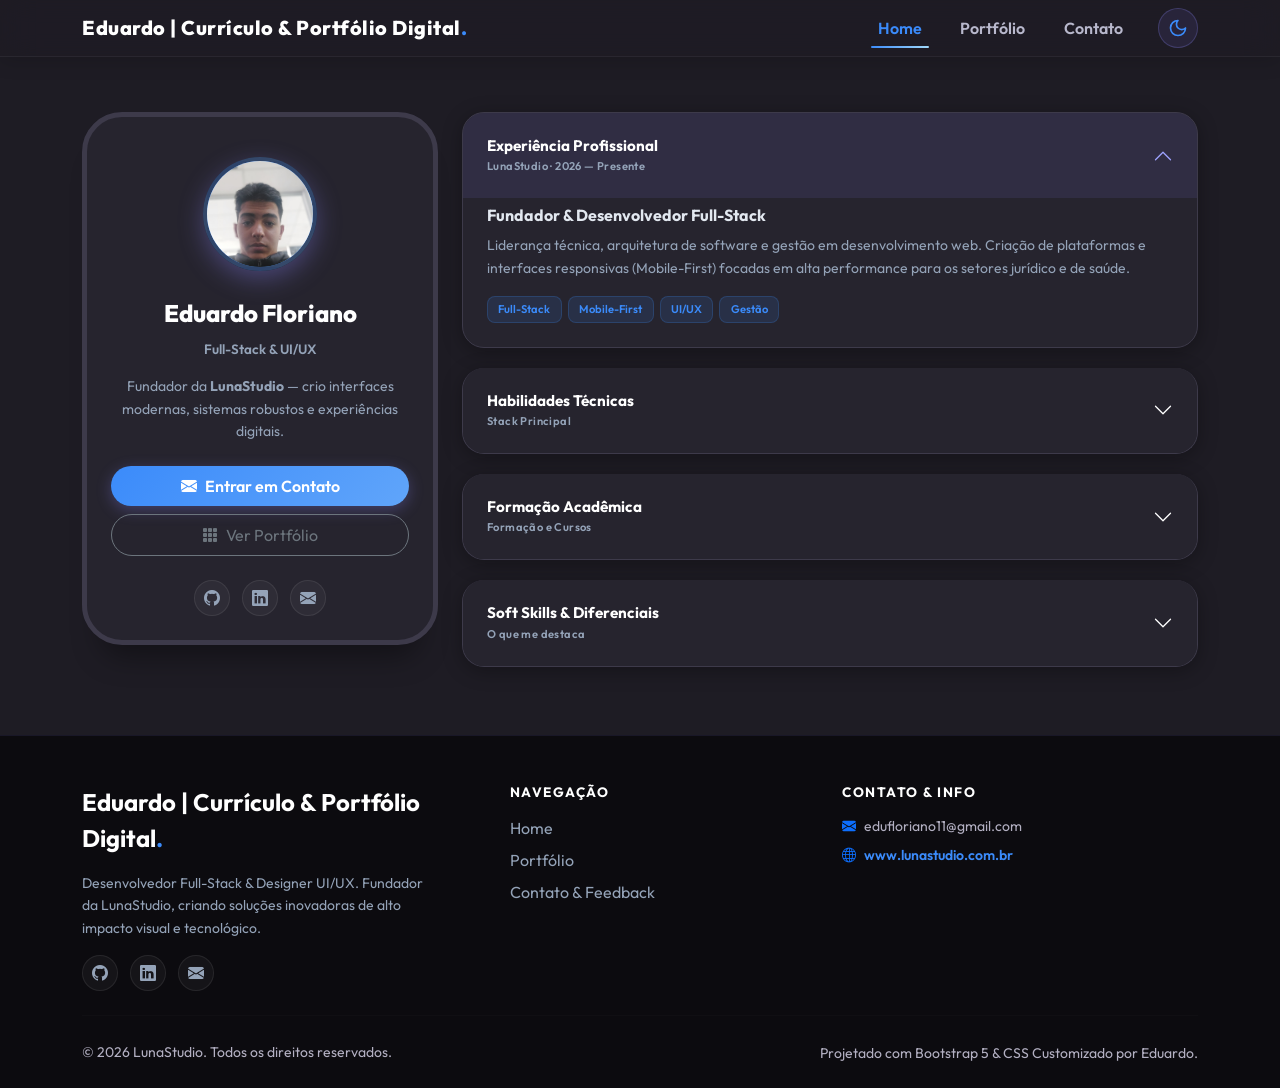
<file: curriculo/index.html>
<!DOCTYPE html>
<html lang="pt-BR">

<head>
    <meta charset="UTF-8">
    <meta name="viewport" content="width=device-width, initial-scale=1.0">
    <title>Portfólio Profissional - Home</title>
    <link href="https://cdn.jsdelivr.net/npm/bootstrap@5.3.3/dist/css/bootstrap.min.css" rel="stylesheet">
    <link rel="stylesheet" href="https://cdn.jsdelivr.net/npm/bootstrap-icons@1.11.3/font/bootstrap-icons.min.css">
    <style>
        @import url('https://fonts.googleapis.com/css2?family=Outfit:wght@300;400;500;600;700;800&display=swap');
        
        body, .content-wrapper, h1, h2, h3, h4, h5, p, span, a, button, label, .accordion-button, .form-control, .form-select {
            font-family: 'Outfit', sans-serif !important;
        }

        /* ==========================================================================
           CONFIGURAÇÃO DA TRANSIÇÃO DE CORES (LIGHT / DARK MODE GLOBAL)
           ========================================================================== */
        body, .card, footer, nav, label, .list-group-item, h3, h5, .accordion-button, .accordion-item, .offcanvas, .phone, .time, .battery, .network, .toggle-label, .toggle-btn, .crescent, .circle, .dark, .light, .table, .modal-content, .form-control, .form-select, .theme-toggle-label, .sun-icon, .moon-icon {
            transition: background-color 0.5s ease, color 0.5s ease, border-color 0.5s ease, box-shadow 0.5s ease, transform 0.5s ease, opacity 0.5s ease;
        }

        /* Variáveis de cores para o tema escuro geral */
        #switch:checked ~ .content-wrapper {
            background-color: #1e1c24 !important;
            color: #f7f8f7 !important;
        }
        #switch:checked ~ .content-wrapper .card,
        #switch:checked ~ .content-wrapper .accordion-item,
        #switch:checked ~ .content-wrapper .accordion-button,
        #switch:checked ~ .content-wrapper .list-group-item,
        #switch:checked ~ .content-wrapper .modal-content {
            background-color: #26242E !important;
            color: #ffffff !important;
            border-color: #3d3a4a !important;
        }
        #switch:checked ~ .content-wrapper .accordion-button:not(.collapsed) {
            background-color: rgba(137, 131, 247, 0.1) !important;
            color: #3b8bfa !important;
        }
        #switch:checked ~ .content-wrapper .accordion-button {
            color: #ffffff !important;
        }
        #switch:checked ~ .content-wrapper .text-muted,
        #switch:checked ~ .content-wrapper .text-secondary,
        #switch:checked ~ .content-wrapper .form-label {
            color: #b3b0c2 !important;
        }
        #switch:checked ~ .content-wrapper .text-dark {
            color: #ffffff !important;
        }
        #switch:checked ~ .content-wrapper .bg-secondary-subtle {
            background-color: #34323D !important;
        }
        #switch:checked ~ .content-wrapper .offcanvas {
            background-color: #26242E !important;
            color: #ffffff !important;
        }
        #switch:checked ~ .content-wrapper .form-control,
        #switch:checked ~ .content-wrapper .form-select {
            background-color: #34323D !important;
            color: #ffffff !important;
            border-color: #4a4758 !important;
        }

        /* Ajuste fino para combinar o estilo do botão do accordion com a identidade visual */
        .accordion-button:not(.collapsed) {
            background-color: rgba(13, 110, 253, 0.05);
            color: #0d6efd;
            box-shadow: inset 0 -1px 0 rgba(0,0,0,.125);
        }
        .accordion-button:focus {
            box-shadow: 0 0 0 0.25rem rgba(13, 110, 253, 0.25);
            border-color: rgba(13, 110, 253, 0.25);
        }

        /* ==========================================================================
           HEADER / NAVBAR TRADITIONAL FULL-WIDTH GLASSMORPHIC
           ========================================================================== */
        .content-wrapper { padding-top: 80px; }

        .custom-navbar {
            position: fixed !important;
            top: 0; left: 0; width: 100%;
            background-color: rgba(255,255,255,0.82) !important;
            backdrop-filter: blur(18px) saturate(200%);
            -webkit-backdrop-filter: blur(18px) saturate(200%);
            border-bottom: 1px solid rgba(0,0,0,0.07) !important;
            border-radius: 0 !important;
            box-shadow: none !important;
            transition: all 0.5s ease;
            z-index: 1030;
        }

        #switch:checked ~ .content-wrapper .custom-navbar {
            background-color: rgba(30, 28, 36, 0.8) !important;
            border-bottom: 1px solid rgba(255, 255, 255, 0.05) !important;
            box-shadow: 0 4px 20px rgba(0, 0, 0, 0.15) !important;
        }

        /* Ajuste do botão menu hambúrguer para ficar visível no modo claro */
        .navbar-toggler {
            filter: invert(1);
        }
        #switch:checked ~ .content-wrapper .navbar-toggler {
            filter: none;
        }

        .navbar-brand {
            font-weight: 800 !important;
            letter-spacing: 0.5px;
            color: #0f172a !important;
            transition: all 0.5s ease;
        }

        #switch:checked ~ .content-wrapper .navbar-brand {
            color: #ffffff !important;
        }
        
        .navbar-brand .accent-dot {
            color: #0d6efd;
        }

        #switch:checked ~ .content-wrapper .navbar-brand .accent-dot {
            color: #3b8bfa;
        }

        .nav-link {
            color: #4a4a5a !important;
            font-weight: 600;
            padding: 0.5rem 1.2rem !important;
            position: relative;
            transition: color 0.3s ease;
        }

        .nav-link::after {
            content: '';
            position: absolute;
            bottom: 0; left: 50%;
            width: 0; height: 2px;
            background: linear-gradient(135deg, #0d6efd, #0d6efd);
            transition: width 0.3s ease, left 0.3s ease;
            border-radius: 2px;
        }

        .nav-link:hover::after, .nav-link.active::after { width: 70%; left: 15%; }
        .nav-link:hover { color: #0d6efd !important; }
        .nav-link.active { color: #0d6efd !important; }

        #switch:checked ~ .content-wrapper .nav-link { color: #b8b8cc !important; }
        #switch:checked ~ .content-wrapper .nav-link::after { background: linear-gradient(135deg, #3b8bfa, #A3DAFB); }
        #switch:checked ~ .content-wrapper .nav-link:hover { color: #3b8bfa !important; }
        #switch:checked ~ .content-wrapper .nav-link.active { color: #3b8bfa !important; }

        /* Custom Theme Toggler Button */
        .theme-toggle-label {
            display: inline-flex;
            align-items: center;
            justify-content: center;
            width: 40px;
            height: 40px;
            border-radius: 50%;
            cursor: pointer;
            background-color: rgba(13, 110, 253, 0.05);
            border: 1px solid rgba(13, 110, 253, 0.15);
            color: #0d6efd;
            position: relative;
            overflow: hidden;
            transition: all 0.3s cubic-bezier(0.4, 0, 0.2, 1);
        }

        .theme-toggle-label:hover {
            background-color: rgba(13, 110, 253, 0.1);
            transform: scale(1.05);
        }

        .theme-toggle-label .sun-icon {
            position: absolute;
            transform: rotate(0deg) scale(1);
            transition: transform 0.5s cubic-bezier(0.4, 0, 0.2, 1), opacity 0.3s ease;
            opacity: 1;
        }

        .theme-toggle-label .moon-icon {
            position: absolute;
            transform: rotate(90deg) scale(0);
            transition: transform 0.5s cubic-bezier(0.4, 0, 0.2, 1), opacity 0.3s ease;
            opacity: 0;
        }

        #switch:checked ~ .content-wrapper .theme-toggle-label {
            background-color: rgba(137, 131, 247, 0.1);
            border: 1px solid rgba(137, 131, 247, 0.25);
            color: #3b8bfa;
        }

        #switch:checked ~ .content-wrapper .theme-toggle-label:hover {
            background-color: rgba(137, 131, 247, 0.15);
            box-shadow: 0 0 15px rgba(137, 131, 247, 0.25);
        }

        #switch:checked ~ .content-wrapper .theme-toggle-label .sun-icon {
            transform: rotate(-90deg) scale(0);
            opacity: 0;
        }

        #switch:checked ~ .content-wrapper .theme-toggle-label .moon-icon {
            transform: rotate(0deg) scale(1);
            opacity: 1;
        }

        /* ==========================================================================
           WIDGET SWITCH CUSTOMIZADO DO CELULAR
           ========================================================================== */
        [type="checkbox"] {
            display: none;
        }

        .phone-container {
            display: flex;
            justify-content: center;
            margin: 2rem 0;
        }

        .phone {
            position: relative;
            z-index: 2;
            width: 14rem;
            height: 14rem;
            background-color: #ffffff;
            box-shadow: 0 4px 25px rgba(0,0,0,.1);
            border-radius: 30px;
            display: flex;
            flex-direction: column;
            overflow: hidden;
            border: 1px solid rgba(0,0,0,0.05);
        }

        .menu-phone {
            font-size: 75%;
            opacity: .6;
            padding: .6rem 1.2rem;
            display: flex;
            justify-content: space-between;
            align-items: center;
        }

        .icons-phone {
            display: flex;
            margin-top: .2rem;
        }

        .battery {
            width: .75rem;
            height: .4rem;
            background-color: black;
        }

        .network {
            width: 0;
            height: 0;
            border-style: solid;
            border-width: 0 5px 6px 5px;
            border-color: transparent transparent black transparent;
            transform: rotate(135deg);
            margin: .1rem .4rem;
        }

        .time {
            color: black;
            font-weight: bold;
        }

        .content-phone {
            display: flex;
            flex-direction: column;
            margin: auto;
            text-align: center;
            width: 80%;
            transform: translateY(-5%);
        }

        .circle {
            position: relative;
            border-radius: 100%;
            width: 4.5rem;
            height: 4.5rem;
            background: linear-gradient(40deg, #FF0080, #FF8C00 70%);
            margin: auto;
        }

        .crescent {
            position: absolute;
            border-radius: 100%;
            right: -1px;
            top: -1px;
            width: 3.5rem;
            height: 3.5rem;
            background: white;
            transform: scale(0);
            transform-origin: top right;
        }

        label.toggle-label {
            width: 100%;
            height: 2.4rem;
            background-color: rgba(0,0,0,.08);
            border-radius: 100px;
            position: relative;
            margin: 1.2rem 0 0 0;
            cursor: pointer;
            display: block;
        }

        .toggle-btn {
            position: absolute;
            top: 0;
            left: 0;
            height: 2.4rem;
            width: 50%;
            background-color: #fff;
            box-shadow: 0 2px 10px rgba(0,0,0,.15);
            border-radius: 100px;
        }

        .names-phone {
            font-size: 80%;
            font-weight: bolder;
            color: black;
            width: 70%;
            margin-left: 15%;
            top: 50%;
            transform: translateY(-50%);
            position: absolute;
            display: flex;
            justify-content: space-between;
            user-select: none;
            z-index: 5;
        }

        .names-phone p {
            margin: 0;
        }

        .dark { opacity: .4; color: black; }
        .light { opacity: 1; color: black; }

        /* Comportamentos do Celular no Modo Escuro */
        #switch:checked ~ .content-wrapper .phone { background-color: #26242E !important; border-color: rgba(255,255,255,0.1) !important; }
        #switch:checked ~ .content-wrapper .phone .time { color: white !important; }
        #switch:checked ~ .content-wrapper .phone .battery { background-color: white !important; }
        #switch:checked ~ .content-wrapper .phone .network { border-color: transparent transparent white transparent !important; }
        #switch:checked ~ .content-wrapper .phone label.toggle-label { background-color: rgba(255,255,255,.1) !important; }
        #switch:checked ~ .content-wrapper .phone .toggle-btn { transform: translateX(100%) !important; background-color: #34323D !important; }
        #switch:checked ~ .content-wrapper .phone .crescent { transform: scale(1) !important; background: #26242E !important; }
        #switch:checked ~ .content-wrapper .phone .circle { background: linear-gradient(40deg, #3b8bfa, #A3DAFB 70%) !important; }
        #switch:checked ~ .content-wrapper .phone .dark { opacity: 1 !important; color: white !important; }
        #switch:checked ~ .content-wrapper .phone .light { opacity: .4 !important; color: #8a879a !important; }
        #switch:checked ~ .content-wrapper .square { border-color: #3b8bfa; }

        /* ==========================================================================
           DESIGN PREMIUM - FONTES & CUSTOMIZAÇÃO ADICIONAL
           ========================================================================== */
        @import url('https://fonts.googleapis.com/css2?family=Outfit:wght@300;400;500;600;700;800&display=swap');

        body, .content-wrapper, h2, h3, h5, h6, p, span, a, button, label, .list-group-item, .accordion-button {
            font-family: 'Outfit', sans-serif !important;
        }

        /* ==========================================================================
           DESIGN PREMIUM - FONTES & CUSTOMIZAÇÃO ADICIONAL
           ========================================================================== */
        @import url('https://fonts.googleapis.com/css2?family=Outfit:wght@300;400;500;600;700;800&display=swap');

        body, .content-wrapper, h2, h3, h5, h6, p, span, a, button, label, .list-group-item, .accordion-button {
            font-family: 'Outfit', sans-serif !important;
        }

        /* Profile Card Customizado (Design Glassmorphism Premium) */
        .profile-card-uiverse {
            --main-color: #0f172a;
            --submain-color: #475569;
            --bg-color: #ffffff;
            position: relative;
            width: 100%;
            display: flex;
            flex-direction: column;
            align-items: center;
            border-radius: 40px !important;
            background: linear-gradient(
                0deg,
                rgb(255, 255, 255) 0%,
                rgb(244, 247, 251) 100%
            ) !important;
            backdrop-filter: blur(12px);
            -webkit-backdrop-filter: blur(12px);
            border: 5px solid rgb(255, 255, 255) !important;
            overflow: hidden;
            box-shadow: rgba(133, 189, 215, 0.8784313725) 0px 30px 30px -20px !important;
            transition: transform 0.4s cubic-bezier(0.4, 0, 0.2, 1), box-shadow 0.4s ease, border-color 0.5s ease;
        }

        .card__img {
            height: 180px;
            width: 100%;
            overflow: hidden;
            position: relative;
        }

        .card__img svg {
            height: 100%;
            width: 100%;
            object-fit: cover;
            border-radius: 35px 35px 0 0;
            opacity: 0.85;
            transition: opacity 0.5s ease;
        }

        .card__avatar {
            width: 114px;
            height: 114px;
            background: linear-gradient(135deg, #0d6efd, #0d6efd);
            border-radius: 100%;
            display: flex;
            justify-content: center;
            align-items: center;
            margin-top: 40px;
            box-shadow: 0 8px 25px rgba(13, 110, 253, 0.25);
            transition: all 0.5s cubic-bezier(0.4, 0, 0.2, 1);
            z-index: 5;
            overflow: hidden;
            border: 4px solid var(--bg-color);
        }

        .profile-img-style-uiverse {
            width: 100%;
            height: 100%;
            object-fit: cover;
            transform: scale(1.2);
            transition: transform 0.5s cubic-bezier(0.4, 0, 0.2, 1);
        }

        .card__title {
            margin-top: 20px;
            font-weight: 800;
            font-size: 24px;
            color: var(--main-color);
            transition: color 0.5s ease;
        }

        .card__subtitle {
            margin-top: 8px;
            font-weight: 600;
            font-size: 13.5px;
            color: var(--submain-color);
            line-height: 1.5;
            transition: color 0.5s ease;
        }

        .card__bio-title {
            color: var(--main-color);
            font-weight: 700;
            font-size: 0.95rem;
            transition: color 0.5s ease;
        }

        .card__bio-text {
            color: var(--submain-color);
            font-size: 0.875rem;
            line-height: 1.6;
            transition: color 0.5s ease;
        }

        .btn-uiverse-primary {
            background: linear-gradient(135deg, #0d6efd, #0d6efd) !important;
            color: #ffffff !important;
            border-radius: 50px !important;
            border: none !important;
            font-weight: 600;
            transition: all 0.3s cubic-bezier(0.4, 0, 0.2, 1) !important;
            box-shadow: 0 4px 15px rgba(13, 110, 253, 0.2) !important;
        }

        .btn-uiverse-primary:hover {
            transform: translateY(-2px);
            box-shadow: 0 8px 20px rgba(13, 110, 253, 0.35) !important;
        }

        /* Custom Habilidades List Hover */
        .list-group-item {
            transition: all 0.3s ease;
            border-color: rgba(0, 0, 0, 0.05) !important;
            padding: 0.85rem 1.25rem !important;
            background-color: transparent !important;
        }

        .list-group-item:hover {
            padding-left: 1.5rem !important;
            background-color: rgba(13, 110, 253, 0.04) !important;
            color: #0d6efd !important;
            font-weight: 500;
        }

        /* Custom Accordion Styles - Premium Obsidian Cards */
        .custom-accordion .accordion-item {
            border: 5px solid rgb(255, 255, 255) !important;
            border-radius: 40px !important;
            margin-bottom: 1.5rem;
            overflow: hidden;
            background: linear-gradient(
                0deg,
                rgb(255, 255, 255) 0%,
                rgb(244, 247, 251) 100%
            ) !important;
            box-shadow: rgba(133, 189, 215, 0.8784313725) 0px 30px 30px -20px !important;
            transition: all 0.4s cubic-bezier(0.4, 0, 0.2, 1);
        }

        .custom-accordion .accordion-item:hover {
            box-shadow: rgba(133, 189, 215, 0.95) 0px 35px 35px -15px !important;
            transform: translateY(-2px);
        }

        .custom-accordion .accordion-item:has(.accordion-button:not(.collapsed)) {
            border-left: 5px solid #0d6efd !important;
            box-shadow: rgba(133, 189, 215, 0.95) 0px 35px 35px -15px, 0 10px 20px rgba(13, 110, 253, 0.05) !important;
        }

        .custom-accordion .accordion-button {
            font-size: 1.15rem;
            font-weight: 700 !important;
            padding: 1.5rem;
            color: #0f172a !important;
            background-color: transparent !important;
            box-shadow: none !important;
            transition: all 0.3s ease;
        }

        .custom-accordion .accordion-button::after {
            transition: transform 0.3s ease;
        }

        .custom-accordion .accordion-button:not(.collapsed) {
            color: #0d6efd !important;
            background-color: rgba(13, 110, 253, 0.01) !important;
        }

        /* Footer Customizado Premium */
        .custom-footer {
            background-color: #0f0e13;
            border-top: 1px solid rgba(255, 255, 255, 0.05);
            color: #e2e8f0;
            transition: all 0.5s ease;
        }

        #switch:checked ~ .content-wrapper .custom-footer {
            background-color: #0c0b0f;
            border-top: 1px solid rgba(137, 131, 247, 0.1);
        }

        .footer-brand {
            font-size: 1.5rem;
            color: #ffffff;
            font-weight: 800;
        }

        .footer-brand .accent-dot {
            color: #0d6efd;
        }

        #switch:checked ~ .content-wrapper .footer-brand .accent-dot {
            color: #3b8bfa;
        }

        .footer-desc {
            color: #94a3b8;
            line-height: 1.6;
        }

        .footer-section-title {
            font-size: 0.85rem;
            letter-spacing: 1.5px;
            color: #ffffff;
        }

        .footer-links li {
            margin-bottom: 0.5rem;
        }

        .footer-link {
            color: #94a3b8;
            text-decoration: none;
            transition: all 0.3s ease;
            display: inline-block;
        }

        .footer-link:hover {
            color: #0d6efd;
            transform: translateX(5px);
        }

        #switch:checked ~ .content-wrapper .footer-link:hover {
            color: #3b8bfa;
        }

        .footer-link-active {
            color: #0d6efd;
            text-decoration: none;
            font-weight: 600;
            transition: all 0.3s ease;
        }

        #switch:checked ~ .content-wrapper .footer-link-active {
            color: #3b8bfa;
        }

        .footer-divider {
            border-color: rgba(255, 255, 255, 0.08);
        }

        /* Social Buttons */
        .social-icons-row {
            display: flex;
            gap: 12px;
        }

        .social-circle-btn {
            width: 36px;
            height: 36px;
            border-radius: 50%;
            background-color: rgba(255, 255, 255, 0.04);
            border: 1px solid rgba(255, 255, 255, 0.08);
            color: #94a3b8;
            display: flex;
            align-items: center;
            justify-content: center;
            text-decoration: none;
            transition: all 0.3s cubic-bezier(0.4, 0, 0.2, 1);
        }

        .social-circle-btn:hover {
            color: #ffffff;
            background-color: #0d6efd;
            border-color: #0d6efd;
            transform: translateY(-3px);
            box-shadow: 0 5px 15px rgba(13, 110, 253, 0.4);
        }

        #switch:checked ~ .content-wrapper .social-circle-btn:hover {
            background-color: #3b8bfa;
            border-color: #3b8bfa;
            box-shadow: 0 5px 15px rgba(137, 131, 247, 0.4);
        }

        /* Dark Mode Overrides for Home Page */
        #switch:checked ~ .content-wrapper .profile-card-uiverse {
            --main-color: #ffffff;
            --submain-color: #94a3b8;
            --bg-color: #26242E;
            background: #26242E !important;
            border: 5px solid #3d3a4a !important;
            box-shadow: rgba(0, 0, 0, 0.4) 0px 30px 30px -20px !important;
        }

        #switch:checked ~ .content-wrapper .card__avatar {
            background: linear-gradient(135deg, #3b8bfa, #60a5fa);
            box-shadow: 0 8px 25px rgba(137, 131, 247, 0.35);
        }

        #switch:checked ~ .content-wrapper .card__avatar {
            border-color: rgba(38, 36, 46, 0.7);
        }

        #switch:checked ~ .content-wrapper .btn-uiverse-primary {
            background: linear-gradient(135deg, #3b8bfa, #60a5fa) !important;
            box-shadow: 0 4px 15px rgba(137, 131, 247, 0.3) !important;
        }

        #switch:checked ~ .content-wrapper .btn-uiverse-primary:hover {
            box-shadow: 0 8px 20px rgba(137, 131, 247, 0.5) !important;
        }

        #switch:checked ~ .content-wrapper .list-group-item {
            border-color: rgba(255, 255, 255, 0.05) !important;
        }

        #switch:checked ~ .content-wrapper .list-group-item:hover {
            background-color: rgba(137, 131, 247, 0.08) !important;
            color: #3b8bfa !important;
        }

        #switch:checked ~ .content-wrapper .custom-accordion .accordion-item {
            background-color: #26242E !important;
            border: 5px solid #3d3a4a !important;
            box-shadow: rgba(0, 0, 0, 0.4) 0px 30px 30px -20px !important;
        }

        #switch:checked ~ .content-wrapper .custom-accordion .accordion-item:hover {
            border-color: rgba(137, 131, 247, 0.25) !important;
        }

        #switch:checked ~ .content-wrapper .custom-accordion .accordion-item:has(.accordion-button:not(.collapsed)) {
            border-left: 5px solid #3b8bfa !important;
            box-shadow: rgba(0, 0, 0, 0.4) 0px 30px 30px -20px, 0 10px 20px rgba(137, 131, 247, 0.15) !important;
        }

        #switch:checked ~ .content-wrapper .custom-accordion .accordion-button {
            color: #ffffff !important;
        }

        #switch:checked ~ .content-wrapper .custom-accordion .accordion-button:not(.collapsed) {
            color: #3b8bfa !important;
            background-color: rgba(137, 131, 247, 0.02) !important;
        }

        /* ==========================================================================
           HERO PROFILE SECTION - NOVO DESIGN PROFISSIONAL
           ========================================================================== */

        .hero-section {
            width: 100%;
            padding: 2.5rem 0 0 0;
        }

        .hero-card {
            position: relative;
            border-radius: 40px;
            overflow: hidden;
            border: 5px solid rgba(255,255,255,0.12);
            box-shadow: 0 40px 80px rgba(0,0,0,0.25);
            background: linear-gradient(135deg, #0d6efd, #0d6efd, #0a0818);
        }

        .hero-banner {
            position: absolute;
            top: 0; left: 0;
            width: 100%; height: 100%;
            z-index: 0;
        }

        .hero-banner-overlay {
            position: absolute;
            inset: 0;
            background: linear-gradient(180deg, rgba(10,8,24,0) 0%, rgba(10,8,24,0.65) 100%);
        }

        .hero-content {
            position: relative;
            z-index: 5;
            display: flex;
            flex-direction: column;
            align-items: center;
            text-align: center;
            padding: 3rem 2rem 3rem;
        }

        /* Avatar */
        .hero-avatar-wrapper {
            position: relative;
            width: 140px;
            height: 140px;
            margin-bottom: 1.25rem;
        }

        .hero-avatar-ring {
            position: absolute;
            inset: -5px;
            border-radius: 50%;
            background: linear-gradient(135deg, #fff 0%, rgba(255,255,255,0.3) 100%);
            padding: 4px;
            animation: avatarPulse 3s ease-in-out infinite;
        }

        @keyframes avatarPulse {
            0%, 100% { box-shadow: 0 0 0 0 rgba(255,255,255,0.3); }
            50% { box-shadow: 0 0 0 10px rgba(255,255,255,0); }
        }

        .hero-avatar-img {
            width: 140px;
            height: 140px;
            border-radius: 50%;
            object-fit: cover;
            border: 4px solid rgba(255,255,255,0.95);
            position: relative;
            z-index: 2;
            transition: transform 0.4s cubic-bezier(0.4, 0, 0.2, 1);
        }

        .hero-card:hover .hero-avatar-img {
            transform: scale(1.04);
        }

        .hero-status-dot {
            position: absolute;
            bottom: 6px;
            right: 6px;
            width: 20px;
            height: 20px;
            background: #22c55e;
            border-radius: 50%;
            border: 3px solid white;
            z-index: 6;
            animation: statusBlink 2s ease-in-out infinite;
        }

        @keyframes statusBlink {
            0%, 100% { opacity: 1; }
            50% { opacity: 0.6; }
        }

        /* Nome e Título */
        .hero-name {
            font-size: clamp(1.8rem, 4vw, 2.8rem);
            font-weight: 800;
            color: #ffffff;
            margin: 0 0 0.35rem 0;
            letter-spacing: -0.5px;
            text-shadow: 0 2px 20px rgba(0,0,0,0.3);
        }

        .hero-title {
            font-size: clamp(0.9rem, 2vw, 1.1rem);
            font-weight: 500;
            color: rgba(255,255,255,0.8);
            margin: 0 0 0.75rem 0;
        }

        .hero-company-badge {
            display: inline-flex;
            align-items: center;
            gap: 0.4rem;
            background: rgba(255,255,255,0.12);
            backdrop-filter: blur(8px);
            border: 1px solid rgba(255,255,255,0.2);
            border-radius: 50px;
            padding: 0.35rem 1rem;
            color: rgba(255,255,255,0.9);
            font-size: 0.85rem;
            margin-bottom: 1.25rem;
        }

        /* Info Pills */
        .hero-info-row {
            display: flex;
            flex-wrap: wrap;
            gap: 0.6rem;
            justify-content: center;
            margin-bottom: 1.25rem;
        }

        .hero-info-pill {
            display: inline-flex;
            align-items: center;
            gap: 0.5rem;
            background: rgba(255,255,255,0.1);
            backdrop-filter: blur(8px);
            border: 1px solid rgba(255,255,255,0.15);
            border-radius: 50px;
            padding: 0.4rem 1rem;
            color: rgba(255,255,255,0.85);
            text-decoration: none;
            font-size: 0.82rem;
            transition: all 0.3s ease;
        }

        .hero-info-pill:hover {
            background: rgba(255,255,255,0.2);
            color: #ffffff;
            border-color: rgba(255,255,255,0.4);
            transform: translateY(-2px);
        }

        /* Bio */
        .hero-bio {
            font-size: 0.95rem;
            color: rgba(255,255,255,0.75);
            max-width: 580px;
            line-height: 1.7;
            margin: 0 0 1.5rem 0;
        }

        .hero-bio em {
            color: rgba(255,255,255,0.95);
            font-style: normal;
            font-weight: 600;
        }

        /* Action Buttons */
        .hero-actions {
            display: flex;
            flex-wrap: wrap;
            gap: 0.75rem;
            justify-content: center;
            margin-bottom: 1.25rem;
        }

        .btn-hero-primary {
            display: inline-flex;
            align-items: center;
            background: rgba(255,255,255,0.95);
            color: #0d6efd;
            font-weight: 700;
            padding: 0.65rem 1.5rem;
            border-radius: 50px;
            text-decoration: none;
            font-size: 0.92rem;
            border: none;
            transition: all 0.3s cubic-bezier(0.4, 0, 0.2, 1);
            box-shadow: 0 4px 20px rgba(0,0,0,0.15);
        }

        .btn-hero-primary:hover {
            background: #ffffff;
            color: #0b5ed7;
            transform: translateY(-3px);
            box-shadow: 0 10px 30px rgba(0,0,0,0.25);
        }

        .btn-hero-secondary {
            display: inline-flex;
            align-items: center;
            background: rgba(255,255,255,0.1);
            color: rgba(255,255,255,0.9);
            font-weight: 600;
            padding: 0.65rem 1.5rem;
            border-radius: 50px;
            text-decoration: none;
            font-size: 0.92rem;
            border: 1.5px solid rgba(255,255,255,0.3);
            backdrop-filter: blur(8px);
            transition: all 0.3s cubic-bezier(0.4, 0, 0.2, 1);
        }

        .btn-hero-secondary:hover {
            background: rgba(255,255,255,0.2);
            color: #ffffff;
            border-color: rgba(255,255,255,0.6);
            transform: translateY(-3px);
        }

        /* Social Buttons Hero */
        .hero-socials {
            display: flex;
            gap: 0.6rem;
        }

        .hero-social-btn {
            width: 38px;
            height: 38px;
            border-radius: 50%;
            background: rgba(255,255,255,0.1);
            border: 1px solid rgba(255,255,255,0.2);
            color: rgba(255,255,255,0.8);
            display: flex;
            align-items: center;
            justify-content: center;
            text-decoration: none;
            font-size: 1rem;
            transition: all 0.3s ease;
        }

        .hero-social-btn:hover {
            background: rgba(255,255,255,0.25);
            color: #ffffff;
            border-color: rgba(255,255,255,0.5);
            transform: translateY(-3px);
        }

        /* ==========================================================================
           HOME - LAYOUT PRINCIPAL
           ========================================================================== */
        .home-container {
            padding-top: 2rem;
            padding-bottom: 3rem;
        }

        /* ---------- PROFILE BANNER ---------- */
        .profile-banner {
            position: relative;
            border-radius: 28px;
            overflow: hidden;
            margin-bottom: 1.5rem;
            box-shadow: 0 20px 60px rgba(13,110,253,0.18);
        }

        .profile-banner-bg {
            position: absolute;
            inset: 0;
            background: linear-gradient(135deg, #0d6efd 0%, #0d6efd 55%, #0a0818 100%);
            z-index: 0;
        }

        .profile-banner-bg::after {
            content: '';
            position: absolute;
            inset: 0;
            background-image: radial-gradient(circle at 80% 40%, rgba(255,255,255,0.07) 0%, transparent 60%),
                              radial-gradient(circle at 15% 60%, rgba(59,139,250,0.12) 0%, transparent 50%);
        }

        .profile-banner-inner {
            position: relative;
            z-index: 2;
            display: flex;
            align-items: center;
            gap: 2.5rem;
            padding: 2.5rem 2.5rem;
            flex-wrap: wrap;
        }

        @media (max-width: 576px) {
            .profile-banner-inner {
                flex-direction: column;
                text-align: center;
                padding: 2rem 1.5rem;
                gap: 1.5rem;
            }
            .profile-actions, .profile-socials { justify-content: center; }
        }

        /* Avatar */
        .profile-avatar-col { flex-shrink: 0; display: flex; flex-direction: column; align-items: center; gap: 0.6rem; }

        .profile-avatar-ring {
            width: 130px; height: 130px;
            border-radius: 50%;
            padding: 4px;
            background: linear-gradient(135deg, #fff 0%, rgba(255,255,255,0.4) 100%);
            box-shadow: 0 0 0 0 rgba(255,255,255,0.4);
            animation: avatarGlow 3s ease-in-out infinite;
        }

        @keyframes avatarGlow {
            0%, 100% { box-shadow: 0 0 0 0 rgba(255,255,255,0.3); }
            50%       { box-shadow: 0 0 0 10px rgba(255,255,255,0); }
        }

        .profile-avatar-img {
            width: 100%; height: 100%;
            border-radius: 50%;
            object-fit: cover;
            border: 3px solid rgba(255,255,255,0.9);
            display: block;
            transition: transform 0.4s ease;
        }

        .profile-banner:hover .profile-avatar-img { transform: scale(1.04); }

        .profile-status-badge {
            display: inline-flex;
            align-items: center;
            gap: 0.4rem;
            background: rgba(34,197,94,0.15);
            border: 1px solid rgba(34,197,94,0.4);
            border-radius: 50px;
            color: #86efac;
            font-size: 0.72rem;
            font-weight: 700;
            padding: 0.25rem 0.75rem;
            letter-spacing: 0.5px;
        }

        .status-dot {
            width: 7px; height: 7px;
            border-radius: 50%;
            background: #22c55e;
            animation: blink 2s ease-in-out infinite;
        }

        @keyframes blink { 0%,100%{opacity:1} 50%{opacity:0.4} }

        /* Info */
        .profile-info-col { flex: 1; min-width: 220px; }

        .profile-eyebrow {
            font-size: 0.85rem;
            color: rgba(255,255,255,0.65);
            margin: 0 0 0.2rem 0;
            font-weight: 500;
        }

        .profile-name {
            font-size: clamp(1.6rem, 4vw, 2.4rem);
            font-weight: 800;
            color: #fff;
            margin: 0 0 0.3rem 0;
            line-height: 1.15;
            letter-spacing: -0.5px;
            text-shadow: 0 2px 20px rgba(0,0,0,0.25);
        }

        .profile-role {
            font-size: 0.95rem;
            color: rgba(255,255,255,0.75);
            margin: 0 0 0.75rem 0;
            font-weight: 500;
        }

        .profile-role-sep { color: rgba(255,255,255,0.45); margin: 0 0.25rem; }

        .profile-bio {
            font-size: 0.9rem;
            color: rgba(255,255,255,0.7);
            line-height: 1.7;
            margin: 0 0 1.25rem 0;
            max-width: 520px;
        }

        .profile-bio strong { color: rgba(255,255,255,0.95); font-weight: 700; }
        .profile-bio em { color: #A3DAFB; font-style: normal; font-weight: 600; }

        /* Buttons */
        .profile-actions { display: flex; flex-wrap: wrap; gap: 0.6rem; margin-bottom: 1rem; }

        .btn-profile-primary {
            display: inline-flex; align-items: center;
            background: rgba(255,255,255,0.95);
            color: #0d6efd;
            font-weight: 700;
            padding: 0.6rem 1.35rem;
            border-radius: 50px;
            text-decoration: none;
            font-size: 0.88rem;
            border: none;
            transition: all 0.3s cubic-bezier(0.4,0,0.2,1);
            box-shadow: 0 4px 20px rgba(0,0,0,0.15);
        }

        .btn-profile-primary:hover {
            background: #fff;
            color: #0b5ed7;
            transform: translateY(-2px);
            box-shadow: 0 8px 25px rgba(0,0,0,0.2);
        }

        .btn-profile-ghost {
            display: inline-flex; align-items: center;
            background: rgba(255,255,255,0.08);
            color: rgba(255,255,255,0.9);
            font-weight: 600;
            padding: 0.6rem 1.35rem;
            border-radius: 50px;
            text-decoration: none;
            font-size: 0.88rem;
            border: 1.5px solid rgba(255,255,255,0.3);
            backdrop-filter: blur(6px);
            transition: all 0.3s cubic-bezier(0.4,0,0.2,1);
        }

        .btn-profile-ghost:hover {
            background: rgba(255,255,255,0.18);
            color: #fff;
            border-color: rgba(255,255,255,0.55);
            transform: translateY(-2px);
        }

        /* Social */
        .profile-socials { display: flex; gap: 0.5rem; }

        .profile-social-btn {
            width: 36px; height: 36px;
            border-radius: 50%;
            background: rgba(255,255,255,0.1);
            border: 1px solid rgba(255,255,255,0.2);
            color: rgba(255,255,255,0.8);
            display: flex; align-items: center; justify-content: center;
            text-decoration: none;
            font-size: 0.95rem;
            transition: all 0.25s ease;
        }

        .profile-social-btn:hover {
            background: rgba(255,255,255,0.25);
            color: #fff;
            transform: translateY(-3px);
        }

        /* ---------- STATS ---------- */
        .home-stats-row {
            display: grid;
            grid-template-columns: repeat(4, 1fr);
            gap: 1rem;
            margin-bottom: 1.5rem;
        }

        @media (max-width: 768px) { .home-stats-row { grid-template-columns: repeat(2, 1fr); } }

        .hstat-card {
            border-radius: 20px;
            padding: 1.4rem 1rem;
            text-align: center;
            position: relative;
            overflow: hidden;
            transition: transform 0.3s ease, box-shadow 0.3s ease;
        }

        .hstat-card:hover { transform: translateY(-5px); }

        .hstat-card::before {
            content: '';
            position: absolute;
            top: -30px; right: -30px;
            width: 90px; height: 90px;
            border-radius: 50%;
            opacity: 0.12;
            background: #fff;
        }

        .hstat-blue   { background: linear-gradient(135deg, #0d6efd, #3b8bfa); box-shadow: 0 8px 25px rgba(13,110,253,0.3); }
        .hstat-violet { background: linear-gradient(135deg, #0d6efd, #3b8bfa); box-shadow: 0 8px 25px rgba(111,66,193,0.3); }
        .hstat-teal   { background: linear-gradient(135deg, #0891b2, #22d3ee); box-shadow: 0 8px 25px rgba(8,145,178,0.3); }
        .hstat-indigo { background: linear-gradient(135deg, #4338ca, #818cf8); box-shadow: 0 8px 25px rgba(67,56,202,0.3); }

        .hstat-icon { font-size: 1.4rem; color: rgba(255,255,255,0.85); margin-bottom: 0.5rem; }
        .hstat-value { font-size: 1.8rem; font-weight: 800; color: #fff; line-height: 1; margin-bottom: 0.25rem; }
        .hstat-label { font-size: 0.72rem; font-weight: 600; color: rgba(255,255,255,0.75); text-transform: uppercase; letter-spacing: 0.8px; }

        /* ---------- INFO CARDS GRID ---------- */
        .home-info-grid {
            display: grid;
            grid-template-columns: 1fr 1fr;
            gap: 1rem;
        }

        @media (max-width: 768px) { .home-info-grid { grid-template-columns: 1fr; } }

        .info-card {
            background: #fff;
            border-radius: 22px;
            padding: 1.75rem;
            border: 1.5px solid rgba(0,0,0,0.06);
            box-shadow: 0 4px 20px rgba(0,0,0,0.05);
            transition: transform 0.3s ease, box-shadow 0.3s ease, border-color 0.5s ease, background-color 0.5s ease;
        }

        .info-card:hover {
            transform: translateY(-4px);
            box-shadow: 0 12px 35px rgba(0,0,0,0.1);
        }

        #switch:checked ~ .content-wrapper .info-card {
            background: #26242E;
            border-color: #3d3a4a;
            box-shadow: 0 4px 20px rgba(0,0,0,0.3);
        }

        /* Card Header */
        .info-card-header {
            display: flex;
            align-items: center;
            gap: 0.9rem;
            margin-bottom: 1rem;
        }

        .info-card-icon-wrap {
            width: 46px; height: 46px;
            border-radius: 14px;
            display: flex; align-items: center; justify-content: center;
            font-size: 1.15rem;
            flex-shrink: 0;
            color: #fff;
        }

        .ic-blue   { background: linear-gradient(135deg, #0d6efd, #3b8bfa); }
        .ic-blue2 { background: linear-gradient(135deg, #0d6efd, #3b8bfa); }
        .ic-teal   { background: linear-gradient(135deg, #0891b2, #22d3ee); }
        .ic-indigo { background: linear-gradient(135deg, #4338ca, #818cf8); }

        .info-card-title {
            font-size: 0.95rem;
            font-weight: 700;
            color: #0f172a;
            margin: 0 0 0.15rem 0;
            transition: color 0.5s ease;
        }

        #switch:checked ~ .content-wrapper .info-card-title { color: #fff; }

        .info-card-badge {
            font-size: 0.7rem;
            font-weight: 600;
            color: #64748b;
            letter-spacing: 0.4px;
            transition: color 0.5s ease;
        }

        #switch:checked ~ .content-wrapper .info-card-badge { color: #94a3b8; }

        .info-card-role {
            font-size: 1rem;
            font-weight: 700;
            color: #1e293b;
            margin: 0 0 0.5rem 0;
            transition: color 0.5s ease;
        }

        #switch:checked ~ .content-wrapper .info-card-role { color: #e2e8f0; }

        .info-card-desc {
            font-size: 0.875rem;
            color: #64748b;
            line-height: 1.65;
            margin: 0 0 1rem 0;
            transition: color 0.5s ease;
        }

        #switch:checked ~ .content-wrapper .info-card-desc { color: #94a3b8; }

        /* Tags */
        .info-card-tags { display: flex; flex-wrap: wrap; gap: 6px; }

        .ic-tag {
            font-size: 0.7rem;
            font-weight: 600;
            padding: 0.25rem 0.65rem;
            border-radius: 8px;
            background: rgba(13,110,253,0.08);
            color: #0d6efd;
            border: 1px solid rgba(13,110,253,0.15);
            transition: background 0.5s ease, color 0.5s ease;
        }

        #switch:checked ~ .content-wrapper .ic-tag {
            background: rgba(59,139,250,0.12);
            color: #3b8bfa;
            border-color: rgba(59,139,250,0.2);
        }

        .ic-tag-teal {
            background: rgba(8,145,178,0.08);
            color: #0891b2;
            border-color: rgba(8,145,178,0.15);
        }

        #switch:checked ~ .content-wrapper .ic-tag-teal {
            background: rgba(34,211,238,0.1);
            color: #22d3ee;
            border-color: rgba(34,211,238,0.2);
        }

        /* Skills */
        .skills-grid { display: flex; flex-direction: column; gap: 0.75rem; }

        .skill-item { display: grid; grid-template-columns: 1fr auto; align-items: center; row-gap: 4px; column-gap: 0.75rem; }

        .skill-name {
            font-size: 0.82rem;
            font-weight: 600;
            color: #334155;
            transition: color 0.5s ease;
        }

        #switch:checked ~ .content-wrapper .skill-name { color: #cbd5e1; }

        .skill-bar {
            grid-column: 1;
            height: 6px;
            background: rgba(0,0,0,0.07);
            border-radius: 3px;
            overflow: hidden;
            transition: background 0.5s ease;
        }

        #switch:checked ~ .content-wrapper .skill-bar { background: rgba(255,255,255,0.07); }

        .skill-fill {
            height: 100%;
            border-radius: 3px;
            background: linear-gradient(90deg, #0d6efd, #0d6efd);
            transition: width 1s cubic-bezier(0.4,0,0.2,1);
        }

        .sf-blue2 { background: linear-gradient(90deg, #0d6efd, #60a5fa); }

        .skill-level {
            grid-column: 2;
            grid-row: 1 / 3;
            font-size: 0.65rem;
            font-weight: 700;
            color: #0d6efd;
            text-transform: uppercase;
            letter-spacing: 0.3px;
            white-space: nowrap;
            transition: color 0.5s ease;
        }

        #switch:checked ~ .content-wrapper .skill-level { color: #3b8bfa; }

        /* Soft Skills list */
        .soft-list { list-style: none; padding: 0; margin: 0; display: flex; flex-direction: column; gap: 0.6rem; }

        .soft-list li {
            display: flex;
            align-items: center;
            gap: 0.6rem;
            font-size: 0.875rem;
            color: #475569;
            font-weight: 500;
            transition: color 0.5s ease;
        }

        #switch:checked ~ .content-wrapper .soft-list li { color: #94a3b8; }

        .soft-list li i {
            color: #0d6efd;
            font-size: 1rem;
            flex-shrink: 0;
            transition: color 0.5s ease;
        }

        #switch:checked ~ .content-wrapper .soft-list li i { color: #3b8bfa; }

        /* ---------- STATS OLD (kept for compat) ---------- */
        .stats-row {
            display: grid;
            grid-template-columns: repeat(4, 1fr);
            gap: 1rem;
            margin-bottom: 2rem;
        }

        @media (max-width: 768px) {
            .stats-row {
                grid-template-columns: repeat(2, 1fr);
            }
        }

        @media (max-width: 480px) {
            .stats-row {
                grid-template-columns: repeat(2, 1fr);
            }
            .hero-content {
                padding: 2rem 1rem 2rem;
            }
        }

        .stat-card {
            border-radius: 40px;
            border: 5px solid rgb(255, 255, 255);
            background: linear-gradient(0deg, rgb(255,255,255) 0%, rgb(244,247,251) 100%);
            box-shadow: rgba(133, 189, 215, 0.88) 0px 30px 30px -20px;
            padding: 1.5rem 1rem;
            text-align: center;
            transition: all 0.4s cubic-bezier(0.4, 0, 0.2, 1);
        }

        .stat-card:hover {
            transform: translateY(-6px);
            box-shadow: rgba(133, 189, 215, 0.95) 0px 35px 35px -15px;
        }

        .stat-icon {
            font-size: 1.5rem;
            color: #0d6efd;
            margin-bottom: 0.5rem;
            transition: color 0.5s ease;
        }

        .stat-value {
            font-size: 1.7rem;
            font-weight: 800;
            color: #0f172a;
            line-height: 1;
            margin-bottom: 0.3rem;
            transition: color 0.5s ease;
        }

        .stat-label {
            font-size: 0.75rem;
            font-weight: 600;
            color: #64748b;
            text-transform: uppercase;
            letter-spacing: 0.5px;
            transition: color 0.5s ease;
        }

        /* Dark Mode - Hero */
        #switch:checked ~ .content-wrapper .hero-card {
            border-color: rgba(137, 131, 247, 0.3);
            box-shadow: 0 40px 80px rgba(0,0,0,0.5);
        }

        /* Dark Mode - Stats */
        #switch:checked ~ .content-wrapper .stat-card {
            background: #26242E !important;
            border: 5px solid #3d3a4a !important;
            box-shadow: rgba(0, 0, 0, 0.4) 0px 30px 30px -20px !important;
        }
        #switch:checked ~ .content-wrapper .stat-value {
            color: #ffffff !important;
        }

    </style>
</head>

<body>

    <input id="switch" type="checkbox" checked>

    <div class="content-wrapper bg-light d-flex flex-column min-vh-100">

        <nav class="navbar navbar-expand-lg navbar-dark sticky-top custom-navbar shadow">
            <div class="container">
                <a class="navbar-brand fw-bold" href="index.html">Eduardo | Currículo & Portfólio Digital<span class="accent-dot">.</span></a>
                
                <div class="d-flex align-items-center order-lg-last ms-3">
                    <label for="switch" class="theme-toggle-label" title="Alternar tema (Claro / Escuro)">
                        <svg class="sun-icon" xmlns="http://www.w3.org/2000/svg" width="20" height="20" viewBox="0 0 24 24" fill="none" stroke="currentColor" stroke-width="2" stroke-linecap="round" stroke-linejoin="round">
                            <circle cx="12" cy="12" r="4"></circle>
                            <path d="M12 2v2"></path>
                            <path d="M12 20v2"></path>
                            <path d="M4.93 4.93l1.41 1.41"></path>
                            <path d="M17.66 17.66l1.41 1.41"></path>
                            <path d="M2 12h2"></path>
                            <path d="M20 12h2"></path>
                            <path d="M6.34 17.66l-1.41 1.41"></path>
                            <path d="M19.07 4.93l-1.41 1.41"></path>
                        </svg>
                        <svg class="moon-icon" xmlns="http://www.w3.org/2000/svg" width="20" height="20" viewBox="0 0 24 24" fill="none" stroke="currentColor" stroke-width="2" stroke-linecap="round" stroke-linejoin="round">
                            <path d="M12 3a6 6 0 0 0 9 9 9 9 0 1 1-9-9Z"></path>
                        </svg>
                    </label>
                    
                    <button class="navbar-toggler ms-2" type="button" data-bs-toggle="collapse" data-bs-target="#navMenu" 
                        aria-controls="navMenu" aria-expanded="false" aria-label="Toggle navigation">
                        <span class="navbar-toggler-icon"></span>
                    </button>
                </div>
 
                <div class="collapse navbar-collapse" id="navMenu">
                    <ul class="navbar-nav ms-auto mb-2 mb-lg-0 fw-semibold text-center">
                        <li class="nav-item">
                            <a class="nav-link active" href="index.html">Home</a>
                        </li>
                        <li class="nav-item">
                            <a class="nav-link" href="portfolio.html">Portfólio</a>
                        </li>
                        <li class="nav-item">
                            <a class="nav-link" href="contato.html">Contato</a>
                        </li>
                    </ul>
                </div>
            </div>
        </nav>
 
        <!-- ============================================================
             CONTEÚDO PRINCIPAL DA HOME
             ============================================================ -->
        <div class="container home-container flex-grow-1">

            <style>
                /* Correções para o Accordion V2 (Info Card Mode) */
                .custom-accordion-v2 .accordion-button:not(.collapsed) {
                    background: transparent !important;
                    box-shadow: none !important;
                    color: inherit;
                }
                .custom-accordion-v2 .accordion-button::after {
                    transition: all 0.3s ease;
                }
                #switch:checked ~ .content-wrapper .custom-accordion-v2 .accordion-button::after {
                    filter: invert(1) brightness(1.5);
                }
                #switch:checked ~ .content-wrapper .custom-accordion-v2 .accordion-button:not(.collapsed)::after {
                    filter: invert(60%) sepia(80%) saturate(300%) hue-rotate(200deg);
                }
                .custom-accordion-v2 .accordion-item.info-card {
                    margin-bottom: 1.25rem !important;
                }
            </style>

            <div class="row g-4">
                <!-- COLUNA ESQUERDA: PERFIL -->
                <div class="col-lg-5 col-xl-4">
                    <div class="profile-card-uiverse position-sticky" style="top: 100px;">
                        <div class="card__avatar">
                            <img src="./assets/img/perfil_eduardo.png" class="profile-img-style-uiverse" alt="Eduardo">
                        </div>
                        <div class="card__title mt-4">Eduardo Floriano</div>
                        <div class="card__subtitle">Full-Stack &amp; UI/UX</div>
                        
                        <div class="card__wrapper text-center px-4 pb-4 w-100">
                            <p class="card__bio-text mt-3">
                                Fundador da <strong>LunaStudio</strong> — crio interfaces modernas, sistemas robustos e experiências digitais.
                            </p>
                            <div class="d-flex flex-column gap-2 mt-4">
                                <a href="contato.html" class="btn btn-uiverse-primary w-100 py-2">
                                    <i class="bi bi-envelope-fill me-2"></i>Entrar em Contato
                                </a>
                                <a href="portfolio.html" class="btn btn-outline-secondary rounded-pill w-100 py-2">
                                    <i class="bi bi-grid-3x3-gap-fill me-2"></i>Ver Portfólio
                                </a>
                            </div>
                            <div class="social-icons-row mt-4 justify-content-center">
                                <a href="https://github.com/Eduardo39eir" target="_blank" class="social-circle-btn" title="GitHub"><i class="bi bi-github"></i></a>
                                <a href="https://br.linkedin.com/in/eduardo-luna-floriano-3563582b8" target="_blank" class="social-circle-btn" title="LinkedIn"><i class="bi bi-linkedin"></i></a>
                                <a href="mailto:edufloriano11@gmail.com" class="social-circle-btn" title="Email"><i class="bi bi-envelope-fill"></i></a>
                            </div>
                        </div>
                    </div>
                </div>

                <!-- COLUNA DIREITA: ACCORDION COM ESTILO INFO-CARD -->
                <div class="col-lg-7 col-xl-8">
                    <div class="accordion custom-accordion-v2" id="accordionHome">
                        
                        <!-- Experiência -->
                        <div class="accordion-item info-card p-0" style="overflow: hidden; border-radius: 22px;">
                            <h2 class="accordion-header" id="headingExperiencia">
                                <button class="accordion-button info-card-header m-0 p-4 bg-transparent border-0 shadow-none d-flex align-items-center" type="button" data-bs-toggle="collapse" data-bs-target="#collapseExperiencia" aria-expanded="true" aria-controls="collapseExperiencia" style="width: 100%; text-align: left;">
                                    <div class="flex-grow-1">
                                        <h3 class="info-card-title mb-0">Experiência Profissional</h3>
                                        <span class="info-card-badge">LunaStudio · 2026 — Presente</span>
                                    </div>
                                </button>
                            </h2>
                            <div id="collapseExperiencia" class="accordion-collapse collapse show" aria-labelledby="headingExperiencia" data-bs-parent="#accordionHome">
                                <div class="accordion-body px-4 pb-4 pt-0 border-top-0">
                                    <h4 class="info-card-role mt-2">Fundador &amp; Desenvolvedor Full-Stack</h4>
                                    <p class="info-card-desc">Liderança técnica, arquitetura de software e gestão em desenvolvimento web. Criação de plataformas e interfaces responsivas (Mobile-First) focadas em alta performance para os setores jurídico e de saúde.</p>
                                    <div class="info-card-tags">
                                        <span class="ic-tag">Full-Stack</span>
                                        <span class="ic-tag">Mobile-First</span>
                                        <span class="ic-tag">UI/UX</span>
                                        <span class="ic-tag">Gestão</span>
                                    </div>
                                </div>
                            </div>
                        </div>

                        <!-- Habilidades -->
                        <div class="accordion-item info-card p-0" style="overflow: hidden; border-radius: 22px;">
                            <h2 class="accordion-header" id="headingHabilidades">
                                <button class="accordion-button collapsed info-card-header m-0 p-4 bg-transparent border-0 shadow-none d-flex align-items-center" type="button" data-bs-toggle="collapse" data-bs-target="#collapseHabilidades" aria-expanded="false" aria-controls="collapseHabilidades" style="width: 100%; text-align: left;">
                                    <div class="flex-grow-1">
                                        <h3 class="info-card-title mb-0">Habilidades Técnicas</h3>
                                        <span class="info-card-badge">Stack Principal</span>
                                    </div>
                                </button>
                            </h2>
                            <div id="collapseHabilidades" class="accordion-collapse collapse" aria-labelledby="headingHabilidades" data-bs-parent="#accordionHome">
                                <div class="accordion-body px-4 pb-4 pt-0 border-top-0">
                                    <div class="skills-grid mt-2">
                                        <div class="skill-item">
                                            <span class="skill-name">HTML5 &amp; CSS3</span>
                                            <div class="skill-bar"><div class="skill-fill sf-blue2" style="width:70%"></div></div>
                                            <span class="skill-level">Intermediário</span>
                                        </div>
                                        <div class="skill-item">
                                            <span class="skill-name">Bootstrap</span>
                                            <div class="skill-bar"><div class="skill-fill sf-blue2" style="width:70%"></div></div>
                                            <span class="skill-level">Intermediário</span>
                                        </div>
                                        <div class="skill-item">
                                            <span class="skill-name">Node.js</span>
                                            <div class="skill-bar"><div class="skill-fill sf-blue2" style="width:70%"></div></div>
                                            <span class="skill-level">Intermediário</span>
                                        </div>
                                        <div class="skill-item">
                                            <span class="skill-name">Git &amp; GitHub</span>
                                            <div class="skill-bar"><div class="skill-fill sf-blue2" style="width:70%"></div></div>
                                            <span class="skill-level">Intermediário</span>
                                        </div>
                                        <div class="skill-item">
                                            <span class="skill-name">Vercel &amp; Render</span>
                                            <div class="skill-bar"><div class="skill-fill sf-blue2" style="width:70%"></div></div>
                                            <span class="skill-level">Intermediário</span>
                                        </div>
                                    </div>
                                </div>
                            </div>
                        </div>

                        <!-- Formação -->
                        <div class="accordion-item info-card p-0" style="overflow: hidden; border-radius: 22px;">
                            <h2 class="accordion-header" id="headingFormacao">
                                <button class="accordion-button collapsed info-card-header m-0 p-4 bg-transparent border-0 shadow-none d-flex align-items-center" type="button" data-bs-toggle="collapse" data-bs-target="#collapseFormacao" aria-expanded="false" aria-controls="collapseFormacao" style="width: 100%; text-align: left;">
                                    <div class="flex-grow-1">
                                        <h3 class="info-card-title mb-0">Formação Acadêmica</h3>
                                        <span class="info-card-badge">Formação e Cursos</span>
                                    </div>
                                </button>
                            </h2>
                            <div id="collapseFormacao" class="accordion-collapse collapse" aria-labelledby="headingFormacao" data-bs-parent="#accordionHome">
                                <div class="accordion-body px-4 pb-4 pt-0 border-top-0">
                                    <h4 class="info-card-role mt-2">Desenvolvimento de Sistemas / Tecnologia</h4>
                                    <ul class="info-card-desc ps-3">
                                        <li class="mb-2"><strong>Ensino Médio</strong> (Cursando)</li>
                                        <li class="mb-2"><strong>Curso Técnico em TI – SENAI</strong> (Onde desenvolvo projetos práticos de tecnologia)</li>
                                        <li><strong>Especializações em Andamento</strong> (Alura – com foco em Python e Python para Dados, além de novos cursos sendo realizados)</li>
                                    </ul>
                                    <div class="info-card-tags mt-3">
                                        <span class="ic-tag ic-tag-teal">Ensino Médio</span>
                                        <span class="ic-tag ic-tag-teal">Técnico em TI</span>
                                        <span class="ic-tag ic-tag-teal">Python</span>
                                        <span class="ic-tag ic-tag-teal">Ciência de Dados</span>
                                    </div>
                                </div>
                            </div>
                        </div>

                        <!-- Soft Skills -->
                        <div class="accordion-item info-card p-0 mb-0" style="overflow: hidden; border-radius: 22px;">
                            <h2 class="accordion-header" id="headingSoftSkills">
                                <button class="accordion-button collapsed info-card-header m-0 p-4 bg-transparent border-0 shadow-none d-flex align-items-center" type="button" data-bs-toggle="collapse" data-bs-target="#collapseSoftSkills" aria-expanded="false" aria-controls="collapseSoftSkills" style="width: 100%; text-align: left;">
                                    <div class="flex-grow-1">
                                        <h3 class="info-card-title mb-0">Soft Skills &amp; Diferenciais</h3>
                                        <span class="info-card-badge">O que me destaca</span>
                                    </div>
                                </button>
                            </h2>
                            <div id="collapseSoftSkills" class="accordion-collapse collapse" aria-labelledby="headingSoftSkills" data-bs-parent="#accordionHome">
                                <div class="accordion-body px-4 pb-4 pt-0 border-top-0">
                                    <ul class="soft-list mt-2">
                                        <li><i class="bi bi-check2-circle"></i>Empreendedorismo e Gestão de Projetos</li>
                                        <li><i class="bi bi-check2-circle"></i>Gamificação aplicada a Interfaces (UI/UX)</li>
                                        <li><i class="bi bi-check2-circle"></i>Design Limpo e Premium (Modern Clean UI)</li>
                                        <li><i class="bi bi-check2-circle"></i>Resolução de Problemas Complexos</li>
                                        <li><i class="bi bi-check2-circle"></i>Comunicação e Alinhamento com Clientes</li>
                                    </ul>
                                </div>
                            </div>
                        </div>

                    </div>
                </div>
            </div>

        </div><!-- /container -->

        <footer class="custom-footer pt-5 pb-4 mt-auto">
            <div class="container">
                <div class="row g-4 justify-content-between">
                    <div class="col-12 col-md-4 text-center text-md-start">
                        <a href="index.html" class="footer-brand text-decoration-none fw-bold mb-3 d-inline-block">Eduardo | Currículo & Portfólio Digital<span class="accent-dot">.</span></a>
                        <p class="footer-desc small">Desenvolvedor Full-Stack & Designer UI/UX. Fundador da LunaStudio, criando soluções inovadoras de alto impacto visual e tecnológico.</p>
                        <div class="social-icons-row mt-3 justify-content-center justify-content-md-start">
                            <a href="https://github.com/Eduardo39eir" target="_blank" class="social-circle-btn" title="GitHub"><i class="bi bi-github"></i></a>
                            <a href="https://br.linkedin.com/in/eduardo-luna-floriano-3563582b8" target="_blank" class="social-circle-btn" title="LinkedIn"><i class="bi bi-linkedin"></i></a>
                            <a href="mailto:edufloriano11@gmail.com" class="social-circle-btn" title="Email"><i class="bi bi-envelope-fill"></i></a>
                        </div>
                    </div>
                    <div class="col-12 col-sm-6 col-md-3 text-center text-md-start">
                        <h6 class="fw-bold text-uppercase footer-section-title mb-3">Navegação</h6>
                        <ul class="list-unstyled footer-links">
                            <li><a href="index.html" class="footer-link">Home</a></li>
                            <li><a href="portfolio.html" class="footer-link">Portfólio</a></li>
                            <li><a href="contato.html" class="footer-link">Contato & Feedback</a></li>
                        </ul>
                    </div>
                    <div class="col-12 col-sm-6 col-md-4 text-center text-md-start">
                        <h6 class="fw-bold text-uppercase footer-section-title mb-3">Contato & Info</h6>
                        <p class="small text-secondary mb-2"><i class="bi bi-envelope-fill me-2 text-primary"></i>edufloriano11@gmail.com</p>
                        <p class="small text-secondary mb-2"><i class="bi bi-globe me-2 text-primary"></i><a href="https://lunastudio.com.br" target="_blank" class="footer-link-active">www.lunastudio.com.br</a></p>

                    </div>
                </div>
                <hr class="footer-divider my-4">
                <div class="row align-items-center justify-content-between text-center text-md-start">
                    <div class="col-12 col-md-6 mb-2 mb-md-0">
                        <p class="mb-0 small text-secondary">&copy; 2026 LunaStudio. Todos os direitos reservados.</p>
                    </div>
                    <div class="col-12 col-md-6 text-center text-md-end">
                        <small class="text-muted">Projetado com Bootstrap 5 &amp; CSS Customizado por Eduardo.</small>
                    </div>
                </div>
            </div>
        </footer>

    </div>

    <script src="https://cdn.jsdelivr.net/npm/bootstrap@5.3.3/dist/js/bootstrap.bundle.min.js"></script>
<script>
(function() {
  var sw = document.getElementById('switch');
  // Se não há valor salvo, default é dark (checked)
  var saved = localStorage.getItem('theme');
  if (saved === 'light') {
    sw.checked = false;
  } else {
    sw.checked = true;
    localStorage.setItem('theme', 'dark');
  }
  sw.addEventListener('change', function() {
    localStorage.setItem('theme', sw.checked ? 'dark' : 'light');
  });
})();
</script>
</body>

</html>
</file>
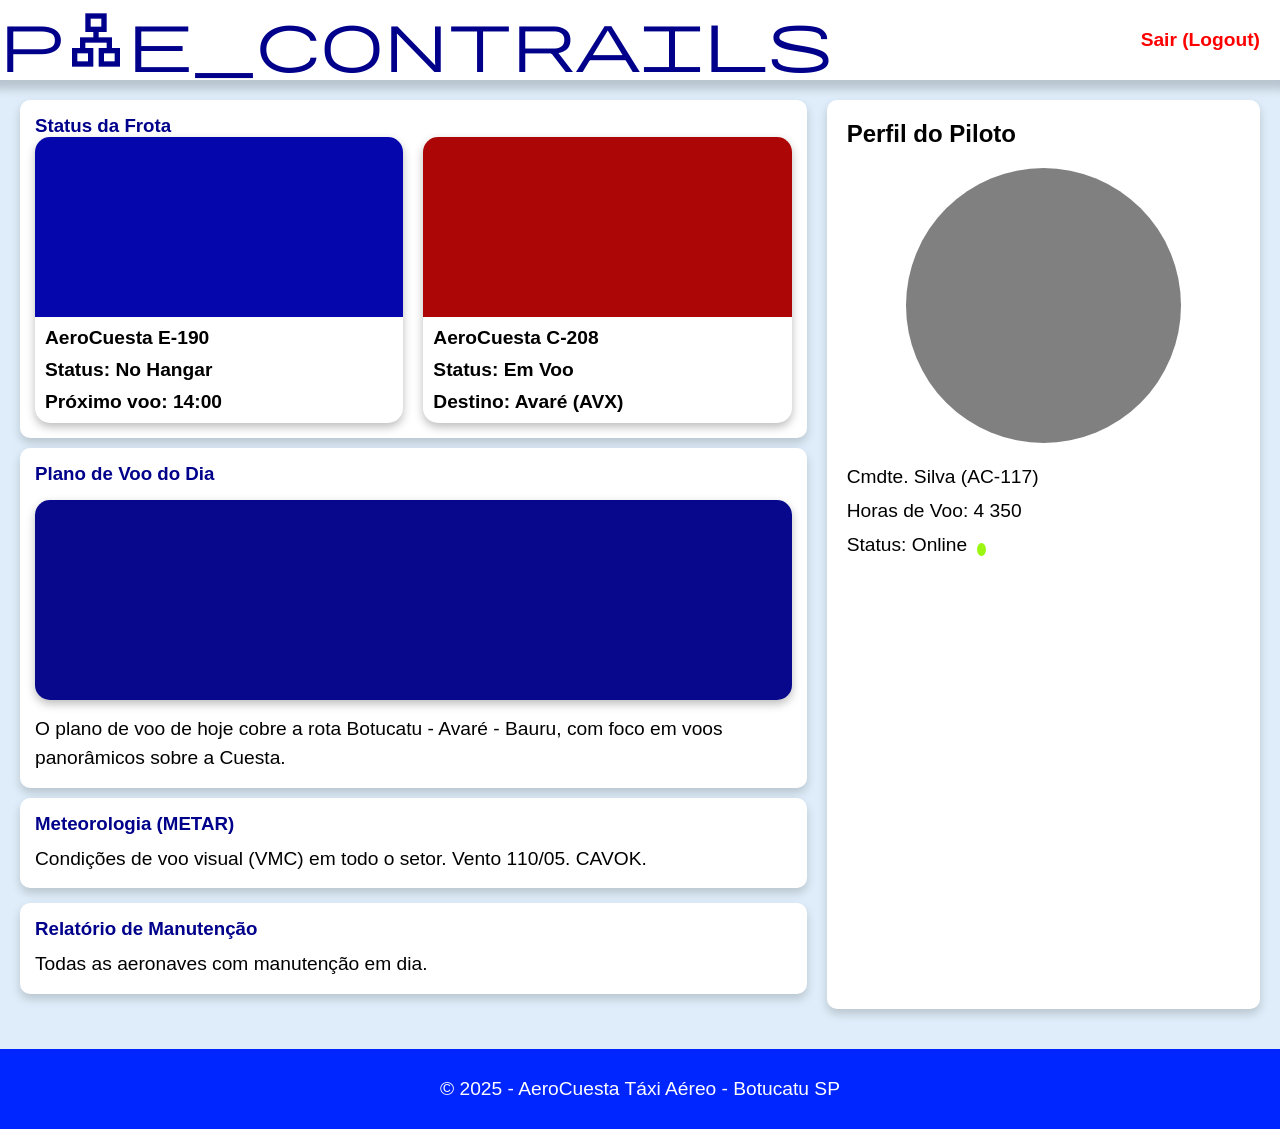
<file: projetoFinal/index.html>
<!DOCTYPE html>
    <html lang="pt-BR">

    <head>
    <meta charset="UTF-8">
    <meta name="viewport" content="width=device-width, initial-scale=1.0">
    <link rel="stylesheet" href="style_home.css">
    <link rel="stylesheet"
        href="https://fonts.googleapis.com/css2?family=Material+Symbols+Outlined:opsz,wght,FILL,GRAD@20..48,100..700,0..1,-50..200&icon_names=plane_contrails" />
    <title>AeroCuesta - Painel</title>
    </head>

    <body>
    <header>
        <span class="material-symbols-outlined">plane_contrails</span>
        <div class="sair"><a class="sair_a" href="./login.html">Sair (Logout)</a></div>
    </header>

    <main>
        
        <section class="container">
        <article class="status-frota">
            <h1>Status da Frota</h1>
            <div class="box">
            <div class="card">
                <div class="card-top azul"></div>
                <p class="p_box">AeroCuesta E-190</p>
                <p class="p_box">Status: <strong>No Hangar</strong></p>
                <p class="p_box">Próximo voo: 14:00</p>
            </div>

            <div class="card">
                <div class="card-top vermelho"></div>
                <p class="p_box">AeroCuesta C-208</p>
                <p class="p_box">Status: <strong>Em Voo</strong></p>
                <p class="p_box">Destino: Avaré (AVX)</p>
            </div>
            </div>
        </article>

        <article class="plano-voo">
            <h1>Plano de Voo do Dia</h1>
            <div class="box3"></div>
            <p class="text_container3">
            O plano de voo de hoje cobre a rota Botucatu - Avaré - Bauru, com foco em voos panorâmicos sobre a Cuesta.
            </p>
        </article>

        <article class="container3">
            <h1>Meteorologia (METAR)</h1>
            <p class="text_container3">
            Condições de voo visual (VMC) em todo o setor. Vento 110/05. CAVOK.
            </p>
        </article>

        <article class="container3">
            <h1>Relatório de Manutenção</h1>
            <p class="text_container3">Todas as aeronaves com manutenção em dia.</p>
        </article>
        </section>

        <!-- COLUNA PERFIL -->
        <aside class="box_vertical">
        <h2>Perfil do Piloto</h2>
        <div class="perfil"></div>
        <p class="text_container3">Cmdte. Silva (AC-117)</p>
        <p class="text_container3">Horas de Voo: 4 350</p>
        <p class="text_container3 status">Status: Online</p>
        <div class="online"> </div>
        </aside>
    </main>

    <footer>
        <p>&copy; 2025 - AeroCuesta Táxi Aéreo - Botucatu SP</p>
    </footer>
    </body>
</file>
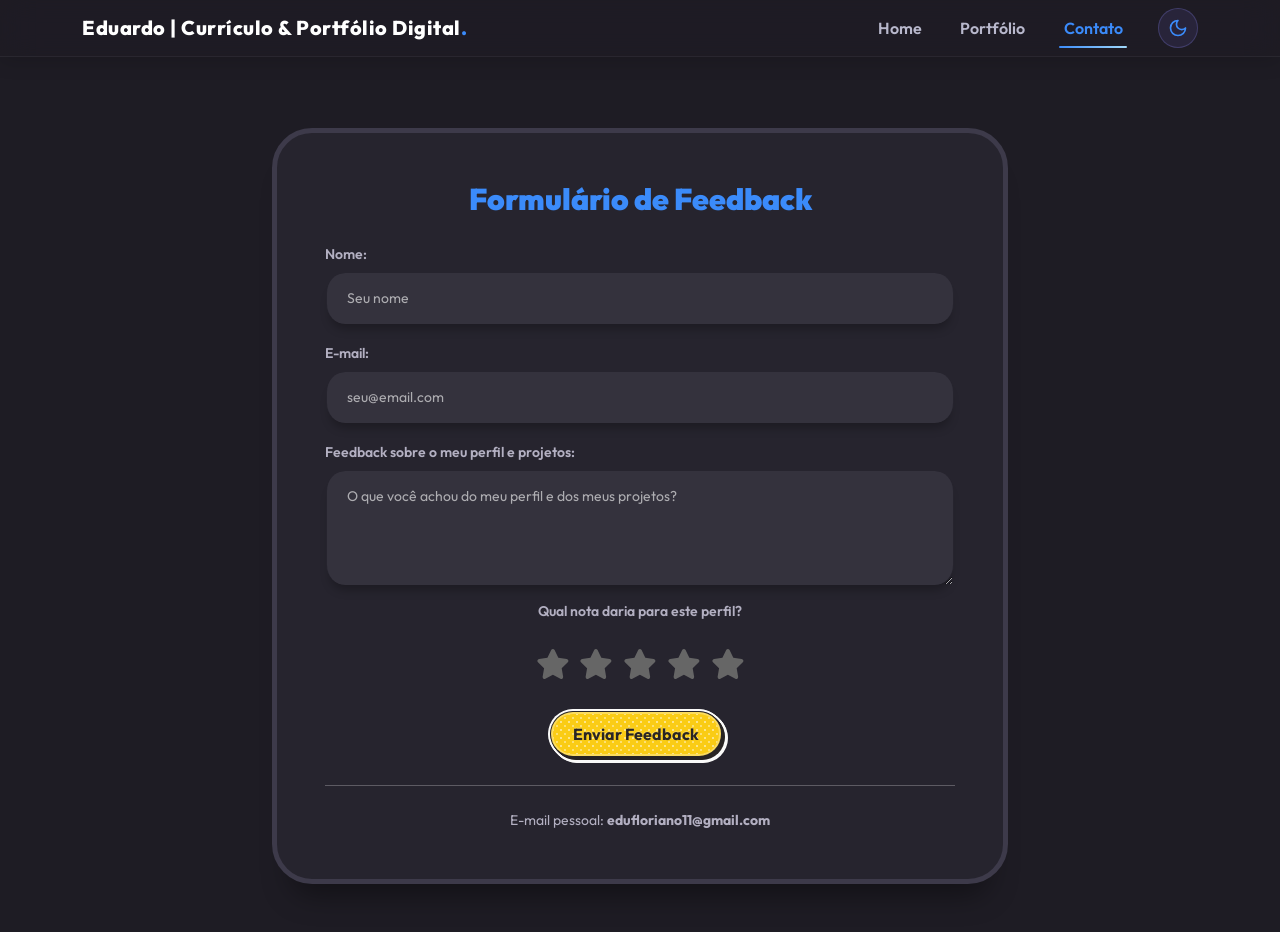
<file: curriculo/contato.html>
<!DOCTYPE html>
<html lang="pt-BR">

<head>
    <meta charset="UTF-8">
    <meta name="viewport" content="width=device-width, initial-scale=1.0">
    <title>Portfólio Profissional - Feedback e Contato</title>
    <link href="https://cdn.jsdelivr.net/npm/bootstrap@5.3.3/dist/css/bootstrap.min.css" rel="stylesheet">
    <link rel="stylesheet" href="https://cdn.jsdelivr.net/npm/bootstrap-icons@1.11.3/font/bootstrap-icons.min.css">
    <style>
        @import url('https://fonts.googleapis.com/css2?family=Outfit:wght@300;400;500;600;700;800&display=swap');
        
        body, .content-wrapper, h1, h2, h3, h4, h5, p, span, a, button, label, .accordion-button, .form-control, .form-select, input, textarea, .button {
            font-family: 'Outfit', sans-serif !important;
        }

        /* ==========================================================================
           CONFIGURAÇÃO DA TRANSIÇÃO DE CORES (LIGHT / DARK MODE GLOBAL)
           ========================================================================== */
        body, .card, footer, nav, label, .list-group-item, h3, h5, .accordion-button, .accordion-item, .offcanvas, .phone, .time, .battery, .network, .toggle-label, .toggle-btn, .crescent, .circle, .dark, .light, .table, .modal-content, .form-control, .form-select, .theme-toggle-label, .sun-icon, .moon-icon, input, textarea, button, .button {
            transition: background-color 0.5s ease, color 0.5s ease, border-color 0.5s ease, box-shadow 0.5s ease, transform 0.5s ease, opacity 0.5s ease;
        }

        /* Variáveis de cores para o tema escuro geral */
        #switch:checked ~ .content-wrapper {
            background-color: #1e1c24 !important;
            color: #f7f8f7 !important;
        }
        #switch:checked ~ .content-wrapper .card,
        #switch:checked ~ .content-wrapper .accordion-item,
        #switch:checked ~ .content-wrapper .accordion-button,
        #switch:checked ~ .content-wrapper .list-group-item,
        #switch:checked ~ .content-wrapper .modal-content {
            background-color: #26242E !important;
            color: #ffffff !important;
            border-color: #3d3a4a !important;
        }
        #switch:checked ~ .content-wrapper .accordion-button:not(.collapsed) {
            background-color: rgba(137, 131, 247, 0.1) !important;
            color: #3b8bfa !important;
        }
        #switch:checked ~ .content-wrapper .accordion-button {
            color: #ffffff !important;
        }
        #switch:checked ~ .content-wrapper .text-muted,
        #switch:checked ~ .content-wrapper .text-secondary,
        #switch:checked ~ .content-wrapper .form-label {
            color: #b3b0c2 !important;
        }
        #switch:checked ~ .content-wrapper .text-dark {
            color: #ffffff !important;
        }
        #switch:checked ~ .content-wrapper .bg-secondary-subtle {
            background-color: #34323D !important;
        }
        #switch:checked ~ .content-wrapper .offcanvas {
            background-color: #26242E !important;
            color: #ffffff !important;
        }
        #switch:checked ~ .content-wrapper .form-control,
        #switch:checked ~ .content-wrapper .form-select {
            background-color: #34323D !important;
            color: #ffffff !important;
            border-color: #4a4758 !important;
        }
        #switch:checked ~ .content-wrapper h3 {
            color: #3b8bfa !important;
        }

        /* ==========================================================================
           HEADER / NAVBAR TRADITIONAL FULL-WIDTH GLASSMORPHIC
           ========================================================================== */
        .content-wrapper { padding-top: 80px; }

        .custom-navbar {
            position: fixed !important;
            top: 0; left: 0; width: 100%;
            background-color: rgba(255,255,255,0.82) !important;
            backdrop-filter: blur(18px) saturate(200%);
            -webkit-backdrop-filter: blur(18px) saturate(200%);
            border-bottom: 1px solid rgba(0,0,0,0.07) !important;
            border-radius: 0 !important;
            box-shadow: none !important;
            transition: all 0.5s ease;
            z-index: 1030;
        }

        #switch:checked ~ .content-wrapper .custom-navbar {
            background-color: rgba(30, 28, 36, 0.8) !important;
            border-bottom: 1px solid rgba(255, 255, 255, 0.05) !important;
            box-shadow: 0 4px 20px rgba(0, 0, 0, 0.15) !important;
        }

        /* Ajuste do botão menu hambúrguer para ficar visível no modo claro */
        .navbar-toggler {
            filter: invert(1);
        }
        #switch:checked ~ .content-wrapper .navbar-toggler {
            filter: none;
        }

        .navbar-brand {
            font-weight: 800 !important;
            letter-spacing: 0.5px;
            color: #0f172a !important;
            transition: all 0.5s ease;
        }

        #switch:checked ~ .content-wrapper .navbar-brand {
            color: #ffffff !important;
        }
        
        .navbar-brand .accent-dot {
            color: #0d6efd;
        }

        #switch:checked ~ .content-wrapper .navbar-brand .accent-dot {
            color: #3b8bfa;
        }

        .nav-link {
            color: #4a4a5a !important;
            font-weight: 600;
            padding: 0.5rem 1.2rem !important;
            position: relative;
            transition: color 0.3s ease;
        }

        .nav-link::after {
            content: '';
            position: absolute;
            bottom: 0; left: 50%;
            width: 0; height: 2px;
            background: linear-gradient(135deg, #0d6efd, #0d6efd);
            transition: width 0.3s ease, left 0.3s ease;
            border-radius: 2px;
        }

        .nav-link:hover::after, .nav-link.active::after { width: 70%; left: 15%; }
        .nav-link:hover { color: #0d6efd !important; }
        .nav-link.active { color: #0d6efd !important; }

        #switch:checked ~ .content-wrapper .nav-link { color: #b8b8cc !important; }
        #switch:checked ~ .content-wrapper .nav-link::after { background: linear-gradient(135deg, #3b8bfa, #A3DAFB); }
        #switch:checked ~ .content-wrapper .nav-link:hover { color: #3b8bfa !important; }
        #switch:checked ~ .content-wrapper .nav-link.active { color: #3b8bfa !important; }

        /* Custom Theme Toggler Button */
        .theme-toggle-label {
            display: inline-flex;
            align-items: center;
            justify-content: center;
            width: 40px;
            height: 40px;
            border-radius: 50%;
            cursor: pointer;
            background-color: rgba(13, 110, 253, 0.05);
            border: 1px solid rgba(13, 110, 253, 0.15);
            color: #0d6efd;
            position: relative;
            overflow: hidden;
            transition: all 0.3s cubic-bezier(0.4, 0, 0.2, 1);
        }

        .theme-toggle-label:hover {
            background-color: rgba(13, 110, 253, 0.1);
            transform: scale(1.05);
        }

        .theme-toggle-label .sun-icon {
            position: absolute;
            transform: rotate(0deg) scale(1);
            transition: transform 0.5s cubic-bezier(0.4, 0, 0.2, 1), opacity 0.3s ease;
            opacity: 1;
        }

        .theme-toggle-label .moon-icon {
            position: absolute;
            transform: rotate(90deg) scale(0);
            transition: transform 0.5s cubic-bezier(0.4, 0, 0.2, 1), opacity 0.3s ease;
            opacity: 0;
        }

        #switch:checked ~ .content-wrapper .theme-toggle-label {
            background-color: rgba(137, 131, 247, 0.1);
            border: 1px solid rgba(137, 131, 247, 0.25);
            color: #3b8bfa;
        }

        #switch:checked ~ .content-wrapper .theme-toggle-label:hover {
            background-color: rgba(137, 131, 247, 0.15);
            box-shadow: 0 0 15px rgba(137, 131, 247, 0.25);
        }

        #switch:checked ~ .content-wrapper .theme-toggle-label .sun-icon {
            transform: rotate(-90deg) scale(0);
            opacity: 0;
        }

        #switch:checked ~ .content-wrapper .theme-toggle-label .moon-icon {
            transform: rotate(0deg) scale(1);
            opacity: 1;
        }

        /* ==========================================================================
           WIDGET SWITCH CUSTOMIZADO DO CELULAR (DENTRO DO OFFCANVAS)
           ========================================================================== */
        [type="checkbox"] {
            display: none;
        }

        .phone-container {
            display: flex;
            justify-content: center;
            margin: 2rem 0;
        }

        .phone {
            position: relative;
            z-index: 2;
            width: 14rem;
            height: 14rem;
            background-color: #ffffff;
            box-shadow: 0 4px 25px rgba(0,0,0,.1);
            border-radius: 30px;
            display: flex;
            flex-direction: column;
            overflow: hidden;
            border: 1px solid rgba(0,0,0,0.05);
            transition: background-color 0.5s ease;
        }

        /* Top Bar Celular */
        .menu-phone {
            font-size: 75%;
            opacity: .6;
            padding: .6rem 1.2rem;
            display: flex;
            justify-content: space-between;
            align-items: center;
            transition: color 0.5s ease;
        }

        .icons-phone {
            display: flex;
            margin-top: .2rem;
        }

        .battery {
            width: .75rem;
            height: .4rem;
            background-color: black;
            transition: background-color 0.5s ease;
        }

        .network {
            width: 0;
            height: 0;
            border-style: solid;
            border-width: 0 5px 6px 5px;
            border-color: transparent transparent black transparent;
            transform: rotate(135deg);
            margin: .1rem .4rem;
            transition: border-color 0.5s ease;
        }

        .time {
            color: black;
            font-weight: bold;
            transition: color 0.5s ease;
        }

        /* Middle Celular */
        .content-phone {
            display: flex;
            flex-direction: column;
            margin: auto;
            text-align: center;
            width: 80%;
            transform: translateY(-5%);
        }

        .circle {
            position: relative;
            border-radius: 100%;
            width: 4.5rem;
            height: 4.5rem;
            background: linear-gradient(40deg, #FF0080, #FF8C00 70%);
            margin: auto;
            transition: background 0.5s ease;
        }

        .crescent {
            position: absolute;
            border-radius: 100%;
            right: -1px;
            top: -1px;
            width: 3.5rem;
            height: 3.5rem;
            background: white;
            transform: scale(0);
            transform-origin: top right;
            transition: transform .6s cubic-bezier(0.645, 0.045, 0.355, 1), background 0.5s ease;
        }

        label.toggle-label {
            width: 100%;
            height: 2.4rem;
            background-color: rgba(0,0,0,.08);
            border-radius: 100px;
            position: relative;
            margin: 1.2rem 0 0 0;
            cursor: pointer;
            display: block;
            transition: background-color 0.5s ease;
        }

        .toggle-btn {
            position: absolute;
            top: 0;
            left: 0;
            height: 2.4rem;
            width: 50%;
            background-color: #fff;
            box-shadow: 0 2px 10px rgba(0,0,0,.15);
            border-radius: 100px;
            transition: transform .3s cubic-bezier(0.25, 0.46, 0.45, 0.94), background-color 0.5s ease;
        }

        .names-phone {
            font-size: 80%;
            font-weight: bolder;
            color: black;
            width: 70%;
            margin-left: 15%;
            top: 50%;
            transform: translateY(-50%);
            position: absolute;
            display: flex;
            justify-content: space-between;
            user-select: none;
            z-index: 5;
            transition: color 0.5s ease;
        }

        .names-phone p {
            margin: 0;
        }

        .dark { opacity: .4; transition: opacity 0.3s ease; }
        .light { opacity: 1; transition: opacity 0.3s ease; }

        /* Comportamentos Modo Escuro */
        #switch:checked + .content-wrapper .phone { background-color: #26242E; }
        #switch:checked + .content-wrapper .phone .time { color: white; }
        #switch:checked + .content-wrapper .phone .battery { background-color: white; }
        #switch:checked + .content-wrapper .phone .network { border-color: transparent transparent white transparent; }
        #switch:checked + .content-wrapper .phone label.toggle-label { background-color: rgba(255,255,255,.1); }
        #switch:checked + .content-wrapper .phone .toggle-btn { transform: translateX(100%); background-color: #34323D; }
        #switch:checked + .content-wrapper .phone .crescent { transform: scale(1); background: #26242E; }
        #switch:checked + .content-wrapper .phone .circle { background: linear-gradient(40deg, #3b8bfa, #A3DAFB 70%); }
        #switch:checked + .content-wrapper .phone .dark { opacity: 1; color: white; }
        #switch:checked + .content-wrapper .phone .light { opacity: .4; color: #8a879a; }
        #switch:checked + .content-wrapper .square { border-color: #3b8bfa; }

        /* ==========================================================================
           ESTILIZAÇÃO DAS ESTRELAS DE AVALIAÇÃO
           ========================================================================== */
        .radio {
            display: flex;
            justify-content: center;
            gap: 10px;
            flex-direction: row-reverse;
        }

        .radio > input {
            position: absolute;
            appearance: none;
        }

        .radio > label {
            cursor: pointer;
            font-size: 30px;
            position: relative;
            display: inline-block;
            transition: transform 0.3s ease;
        }

        .radio > label > svg {
            fill: #666;
            transition: fill 0.3s ease;
        }

        .radio > label::before,
        .radio > label::after {
            content: "";
            position: absolute;
            width: 6px;
            height: 6px;
            background-color: #ff9e0b;
            border-radius: 50%;
            opacity: 0;
            transform: scale(0);
            transition: transform 0.4s ease, opacity 0.4s ease;
            animation: particle-explosion 1s ease-out;
        }

        .radio > label::before { top: -15px; left: 50%; transform: translateX(-50%) scale(0); }
        .radio > label::after { bottom: -15px; left: 50%; transform: translateX(-50%) scale(0); }

        .radio > label:hover::before,
        .radio > label:hover::after {
            opacity: 1;
            transform: translateX(-50%) scale(1.5);
        }

        .radio > label:hover {
            transform: scale(1.2);
            animation: pulse 0.6s infinite alternate;
        }

        .radio > label:hover > svg,
        .radio > label:hover ~ label > svg {
            fill: #ff9e0b;
            filter: drop-shadow(0 0 15px rgba(255, 158, 11, 0.9));
            animation: shimmer 1s ease infinite alternate;
        }

        .radio > input:checked + label > svg,
        .radio > input:checked + label ~ label > svg {
            fill: #ff9e0b;
            filter: drop-shadow(0 0 15px rgba(255, 158, 11, 0.9));
            animation: pulse 0.8s infinite alternate;
        }

        @keyframes pulse {
            0% { transform: scale(1); }
            100% { transform: scale(1.1); }
        }

        @keyframes particle-explosion {
            0% { opacity: 0; transform: scale(0.5); }
            50% { opacity: 1; transform: scale(1.2); }
            100% { opacity: 0; transform: scale(0.5); }
        }

        @keyframes shimmer {
            0% { filter: drop-shadow(0 0 10px rgba(255, 158, 11, 0.5)); }
            100% { filter: drop-shadow(0 0 20px rgba(255, 158, 11, 1)); }
        }

        .radio > input:checked + label:hover > svg,
        .radio > input:checked + label:hover ~ label > svg { fill: #e58e09; }
        .radio > label:hover > svg, .radio > label:hover ~ label > svg { fill: #ff9e0b; }
        .radio input:checked ~ label svg { fill: #ffa723; }

        /* ==========================================================================
           ESTILIZAÇÃO DO BOTÃO CUSTOMIZADO
           ========================================================================== */
        .button {
            --stone-50: #fafaf9;
            --stone-800: #292524;
            --yellow-400: #facc15;

            font-size: 1rem;
            cursor: pointer;
            position: relative;
            font-weight: bold;
            line-height: 1;
            padding: 1px;
            transform: translate(-4px, -4px);
            outline: 2px solid transparent;
            outline-offset: 5px;
            border-radius: 9999px;
            background-color: var(--stone-800);
            color: var(--stone-800);
            transition: transform 150ms ease, box-shadow 150ms ease;
            text-align: center;
            border: none;
            box-shadow:
                0.5px 0.5px 0 0 var(--stone-800),
                1px 1px 0 0 var(--stone-800),
                1.5px 1.5px 0 0 var(--stone-800),
                2px 2px 0 0 var(--stone-800),
                2.5px 2.5px 0 0 var(--stone-800),
                3px 3px 0 0 var(--stone-800),
                0 0 0 2px var(--stone-50),
                0.5px 0.5px 0 2px var(--stone-50),
                1px 1px 0 2px var(--stone-50),
                1.5px 1.5px 0 2px var(--stone-50),
                2px 2px 0 2px var(--stone-50),
                2.5px 2.5px 0 2px var(--stone-50),
                3px 3px 0 2px var(--stone-50),
                3.5px 3.5px 0 2px var(--stone-50),
                4px 4px 0 2px var(--stone-50);

            &:hover {
                transform: translate(0, 0);
                box-shadow: 0 0 0 2px var(--stone-50);
            }

            &:active,
            &:focus-visible {
                outline-color: var(--yellow-400);
            }

            &:focus-visible {
                outline-style: dashed;
            }

            & > div {
                position: relative;
                pointer-events: none;
                background-color: var(--yellow-400);
                border: 2px solid rgba(255, 255, 255, 0.3);
                border-radius: 9999px;

                &::before {
                    content: "";
                    position: absolute;
                    inset: 0;
                    border-radius: 9999px;
                    opacity: 0.5;
                    background-image: 
                        radial-gradient(rgb(255 255 255 / 80%) 20%, transparent 20%),
                        radial-gradient(rgb(255 255 255 / 100%) 20%, transparent 20%);
                    background-position: 0 0, 4px 4px;
                    background-size: 8px 8px;
                    mix-blend-mode: hard-light;
                    animation: dots 0.5s infinite linear;
                }

                & > span {
                    position: relative;
                    display: flex;
                    align-items: center;
                    justify-content: center;
                    padding: 0.75rem 1.25rem;
                    gap: 0.25rem;
                    filter: drop-shadow(0 -1px 0 rgba(255, 255, 255, 0.25));

                    &:active {
                        transform: translateY(2px);
                    }
                }
            }
        }

        @keyframes dots {
            0% { background-position: 0 0, 4px 4px; }
            100% { background-position: 8px 0, 12px 4px; }
        }



        /* Footer Customizado Premium */
        .custom-footer {
            background-color: #0f0e13;
            border-top: 1px solid rgba(255, 255, 255, 0.05);
            color: #e2e8f0;
            transition: all 0.5s ease;
        }

        #switch:checked ~ .content-wrapper .custom-footer {
            background-color: #0c0b0f;
            border-top: 1px solid rgba(137, 131, 247, 0.1);
        }

        .footer-brand {
            font-size: 1.5rem;
            color: #ffffff;
            font-weight: 800;
        }

        .footer-brand .accent-dot {
            color: #0d6efd;
        }

        #switch:checked ~ .content-wrapper .footer-brand .accent-dot {
            color: #3b8bfa;
        }

        .footer-desc {
            color: #94a3b8;
            line-height: 1.6;
        }

        .footer-section-title {
            font-size: 0.85rem;
            letter-spacing: 1.5px;
            color: #ffffff;
        }

        .footer-links li {
            margin-bottom: 0.5rem;
        }

        .footer-link {
            color: #94a3b8;
            text-decoration: none;
            transition: all 0.3s ease;
            display: inline-block;
        }

        .footer-link:hover {
            color: #0d6efd;
            transform: translateX(5px);
        }

        #switch:checked ~ .content-wrapper .footer-link:hover {
            color: #3b8bfa;
        }

        .footer-link-active {
            color: #0d6efd;
            text-decoration: none;
            font-weight: 600;
            transition: all 0.3s ease;
        }

        #switch:checked ~ .content-wrapper .footer-link-active {
            color: #3b8bfa;
        }

        .footer-divider {
            border-color: rgba(255, 255, 255, 0.08);
        }

        /* Social Buttons */
        .social-icons-row {
            display: flex;
            gap: 12px;
        }

        .social-circle-btn {
            width: 36px;
            height: 36px;
            border-radius: 50%;
            background-color: rgba(255, 255, 255, 0.04);
            border: 1px solid rgba(255, 255, 255, 0.08);
            color: #94a3b8;
            display: flex;
            align-items: center;
            justify-content: center;
            text-decoration: none;
            transition: all 0.3s cubic-bezier(0.4, 0, 0.2, 1);
        }

        .social-circle-btn:hover {
            color: #ffffff;
            background-color: #0d6efd;
            border-color: #0d6efd;
            transform: translateY(-3px);
            box-shadow: 0 5px 15px rgba(13, 110, 253, 0.4);
        }

        #switch:checked ~ .content-wrapper .social-circle-btn:hover {
            background-color: #3b8bfa;
            border-color: #3b8bfa;
            box-shadow: 0 5px 15px rgba(137, 131, 247, 0.4);
        }

        /* Card de Contato */
        .contact-card {
            border-radius: 40px !important;
            border: 5px solid rgb(255, 255, 255) !important;
            background-color: rgb(244, 247, 251) !important;
            box-shadow: rgba(133, 189, 215, 0.8784313725) 0px 30px 30px -20px !important;
            padding: 3rem !important;
            transition: background-color 0.5s ease, border-color 0.5s ease, box-shadow 0.5s ease;
        }

        .contact-card .card-title {
            text-align: center;
            font-weight: 900 !important;
            font-size: 30px !important;
            color: rgb(16, 137, 211) !important;
        }

        #switch:checked ~ .content-wrapper .contact-card {
            background-color: #26242E !important;
            border: 5px solid #3d3a4a !important;
            box-shadow: rgba(0, 0, 0, 0.4) 0px 30px 30px -20px !important;
        }

        #switch:checked ~ .content-wrapper .contact-card .card-title {
            color: #3b8bfa !important;
        }

        /* Inputs Customizados */
        .form-control, .form-select {
            border-radius: 20px !important;
            border: none !important;
            padding: 15px 20px !important;
            box-shadow: #cff0ff 0px 10px 10px -5px !important;
            border-inline: 2px solid transparent !important;
            background-color: #ffffff !important;
            color: #212529 !important;
            transition: all 0.3s ease !important;
        }

        .form-control::-moz-placeholder {
            color: rgb(170, 170, 170) !important;
        }
        .form-control::placeholder {
            color: rgb(170, 170, 170) !important;
        }

        .form-control:focus, .form-select:focus {
            outline: none !important;
            border-inline: 2px solid #12b1d1 !important;
            box-shadow: #cff0ff 0px 10px 10px -5px, 0 0 0 0.25rem rgba(18, 177, 209, 0.15) !important;
            background-color: #ffffff !important;
        }

        /* Dark Mode overrides para Inputs */
        #switch:checked ~ .content-wrapper .form-control,
        #switch:checked ~ .content-wrapper .form-select {
            background-color: #34323D !important;
            color: #ffffff !important;
            border-color: transparent !important;
            box-shadow: rgba(0, 0, 0, 0.25) 0px 10px 10px -5px !important;
            border-inline: 2px solid transparent !important;
        }

        #switch:checked ~ .content-wrapper .form-control::-moz-placeholder {
            color: rgba(255, 255, 255, 0.6) !important;
        }
        #switch:checked ~ .content-wrapper .form-control::placeholder {
            color: rgba(255, 255, 255, 0.6) !important;
        }

        #switch:checked ~ .content-wrapper .form-control:focus,
        #switch:checked ~ .content-wrapper .form-select:focus {
            border-inline: 2px solid #3b8bfa !important;
            box-shadow: rgba(0, 0, 0, 0.25) 0px 10px 10px -5px, 0 0 0 0.25rem rgba(137, 131, 247, 0.25) !important;
            background-color: #34323D !important;
        }
    </style>
</head>

<body>

    <input id="switch" type="checkbox" checked>

    <div class="content-wrapper bg-light d-flex flex-column min-vh-100">

        <nav class="navbar navbar-expand-lg navbar-dark sticky-top custom-navbar shadow">
            <div class="container">
                <a class="navbar-brand fw-bold" href="index.html">Eduardo | Currículo & Portfólio Digital<span class="accent-dot">.</span></a>
                
                <div class="d-flex align-items-center order-lg-last ms-3">
                    <label for="switch" class="theme-toggle-label" title="Alternar tema (Claro / Escuro)">
                        <svg class="sun-icon" xmlns="http://www.w3.org/2000/svg" width="20" height="20" viewBox="0 0 24 24" fill="none" stroke="currentColor" stroke-width="2" stroke-linecap="round" stroke-linejoin="round">
                            <circle cx="12" cy="12" r="4"></circle>
                            <path d="M12 2v2"></path>
                            <path d="M12 20v2"></path>
                            <path d="M4.93 4.93l1.41 1.41"></path>
                            <path d="M17.66 17.66l1.41 1.41"></path>
                            <path d="M2 12h2"></path>
                            <path d="M20 12h2"></path>
                            <path d="M6.34 17.66l-1.41 1.41"></path>
                            <path d="M19.07 4.93l-1.41 1.41"></path>
                        </svg>
                        <svg class="moon-icon" xmlns="http://www.w3.org/2000/svg" width="20" height="20" viewBox="0 0 24 24" fill="none" stroke="currentColor" stroke-width="2" stroke-linecap="round" stroke-linejoin="round">
                            <path d="M12 3a6 6 0 0 0 9 9 9 9 0 1 1-9-9Z"></path>
                        </svg>
                    </label>
                    
                    <button class="navbar-toggler ms-2" type="button" data-bs-toggle="collapse" data-bs-target="#navMenu" 
                        aria-controls="navMenu" aria-expanded="false" aria-label="Toggle navigation">
                        <span class="navbar-toggler-icon"></span>
                    </button>
                </div>
 
                <div class="collapse navbar-collapse" id="navMenu">
                    <ul class="navbar-nav ms-auto mb-2 mb-lg-0 fw-semibold text-center">
                        <li class="nav-item">
                            <a class="nav-link" href="index.html">Home</a>
                        </li>
                        <li class="nav-item">
                            <a class="nav-link" href="portfolio.html">Portfólio</a>
                        </li>
                        <li class="nav-item">
                            <a class="nav-link active" href="contato.html">Contato</a>
                        </li>
                    </ul>
                </div>
            </div>
        </nav>

        <div class="container my-5 flex-grow-1">
            <div class="row g-4 justify-content-center">
                <div class="col-12 col-md-8">
                    
                    <div class="card contact-card shadow-lg">
                        <h3 class="card-title fw-bold fs-4 text-primary mb-4">Formulário de Feedback</h3>
                        
                        <form action="https://formsubmit.co/edufloriano11@gmail.com" method="POST">
                            <input type="hidden" name="_subject" value="Novo Feedback do Portfólio!">
                            <div class="mb-3">
                                <label for="nomeCompleto" class="form-label small fw-semibold text-secondary">Nome:</label>
                                <input type="text" name="nome" class="form-control form-control-sm" id="nomeCompleto" placeholder="Seu nome" required>
                            </div>

                            <div class="mb-3">
                                <label for="email" class="form-label small fw-semibold text-secondary">E-mail:</label>
                                <input type="email" name="email" class="form-control form-control-sm" id="email" placeholder="seu@email.com" required>
                            </div>

                            <div class="mb-3">
                                <label for="feedbackTexto" class="form-label small fw-semibold text-secondary">Feedback sobre o meu perfil e projetos:</label>
                                <textarea name="feedback" class="form-control form-control-sm" id="feedbackTexto" rows="4" placeholder="O que você achou do meu perfil e dos meus projetos?" required></textarea>
                            </div>

                            <div class="mb-4">
                                <label class="form-label small fw-semibold text-secondary d-block text-center">Qual nota daria para este perfil?</label>
                                
                                <div class="radio py-2">
                                    <input id="rating-5" type="radio" name="rating" value="5" required />
                                    <label for="rating-5" title="5 estrelas">
                                        <svg viewBox="0 0 576 512" height="1em" xmlns="http://www.w3.org/2000/svg">
                                            <path d="M316.9 18C311.6 7 300.4 0 288.1 0s-23.4 7-28.8 18L195 150.3 51.4 171.5c-12 1.8-22 10.2-25.7 21.7s-.7 24.2 7.9 32.7L137.8 329 113.2 474.7c-2 12 3 24.2 12.9 31.3s23 8 33.8 2.3l128.3-68.5 128.3 68.5c10.8 5.7 23.9 4.9 33.8-2.3s14.9-19.3 12.9-31.3L438.5 329 542.7 225.9c8.6-8.5 11.7-21.2 7.9-32.7s-13.7-19.9-25.7-21.7L381.2 150.3 316.9 18z"></path>
                                        </svg>
                                    </label>

                                    <input id="rating-4" type="radio" name="rating" value="4" />
                                    <label for="rating-4" title="4 estrelas">
                                        <svg viewBox="0 0 576 512" height="1em" xmlns="http://www.w3.org/2000/svg">
                                            <path d="M316.9 18C311.6 7 300.4 0 288.1 0s-23.4 7-28.8 18L195 150.3 51.4 171.5c-12 1.8-22 10.2-25.7 21.7s-.7 24.2 7.9 32.7L137.8 329 113.2 474.7c-2 12 3 24.2 12.9 31.3s23 8 33.8 2.3l128.3-68.5 128.3 68.5c10.8 5.7 23.9 4.9 33.8-2.3s14.9-19.3 12.9-31.3L438.5 329 542.7 225.9c8.6-8.5 11.7-21.2 7.9-32.7s-13.7-19.9-25.7-21.7L381.2 150.3 316.9 18z"></path>
                                        </svg>
                                    </label>

                                    <input id="rating-3" type="radio" name="rating" value="3" />
                                    <label for="rating-3" title="3 estrelas">
                                        <svg viewBox="0 0 576 512" height="1em" xmlns="http://www.w3.org/2000/svg">
                                            <path d="M316.9 18C311.6 7 300.4 0 288.1 0s-23.4 7-28.8 18L195 150.3 51.4 171.5c-12 1.8-22 10.2-25.7 21.7s-.7 24.2 7.9 32.7L137.8 329 113.2 474.7c-2 12 3 24.2 12.9 31.3s23 8 33.8 2.3l128.3-68.5 128.3 68.5c10.8 5.7 23.9 4.9 33.8-2.3s14.9-19.3 12.9-31.3L438.5 329 542.7 225.9c8.6-8.5 11.7-21.2 7.9-32.7s-13.7-19.9-25.7-21.7L381.2 150.3 316.9 18z"></path>
                                        </svg>
                                    </label>

                                    <input id="rating-2" type="radio" name="rating" value="2" />
                                    <label for="rating-2" title="2 estrelas">
                                        <svg viewBox="0 0 576 512" height="1em" xmlns="http://www.w3.org/2000/svg">
                                            <path d="M316.9 18C311.6 7 300.4 0 288.1 0s-23.4 7-28.8 18L195 150.3 51.4 171.5c-12 1.8-22 10.2-25.7 21.7s-.7 24.2 7.9 32.7L137.8 329 113.2 474.7c-2 12 3 24.2 12.9 31.3s23 8 33.8 2.3l128.3-68.5 128.3 68.5c10.8 5.7 23.9 4.9 33.8-2.3s14.9-19.3 12.9-31.3L438.5 329 542.7 225.9c8.6-8.5 11.7-21.2 7.9-32.7s-13.7-19.9-25.7-21.7L381.2 150.3 316.9 18z"></path>
                                        </svg>
                                    </label>

                                    <input id="rating-1" type="radio" name="rating" value="1" />
                                    <label for="rating-1" title="1 estrela">
                                        <svg viewBox="0 0 576 512" height="1em" xmlns="http://www.w3.org/2000/svg">
                                            <path d="M316.9 18C311.6 7 300.4 0 288.1 0s-23.4 7-28.8 18L195 150.3 51.4 171.5c-12 1.8-22 10.2-25.7 21.7s-.7 24.2 7.9 32.7L137.8 329 113.2 474.7c-2 12 3 24.2 12.9 31.3s23 8 33.8 2.3l128.3-68.5 128.3 68.5c10.8 5.7 23.9 4.9 33.8-2.3s14.9-19.3 12.9-31.3L438.5 329 542.7 225.9c8.6-8.5 11.7-21.2 7.9-32.7s-13.7-19.9-25.7-21.7L381.2 150.3 316.9 18z"></path>
                                        </svg>
                                    </label>
                                </div>
                            </div>

                            <div class="d-flex justify-content-center mt-4">
                                <button type="submit" class="button">
                                    <div>
                                        <span>Enviar Feedback</span>
                                    </div>
                                </button>
                            </div>
                        </form>

                        <hr class="my-4">
                        <p class="small text-secondary m-0 text-center">E-mail pessoal: <span class="fw-bold">edufloriano11@gmail.com</span></p>
                    </div>
                </div>
            </div>
        </div>



    </div>

    <script src="https://cdn.jsdelivr.net/npm/bootstrap@5.3.3/dist/js/bootstrap.bundle.min.js"></script>
<script>
(function() {
  var sw = document.getElementById('switch');
  var saved = localStorage.getItem('theme');
  if (saved === 'light') {
    sw.checked = false;
  } else {
    sw.checked = true;
    localStorage.setItem('theme', 'dark');
  }
  sw.addEventListener('change', function() {
    localStorage.setItem('theme', sw.checked ? 'dark' : 'light');
  });

  // Interceptador do formulário de feedback para enviar por email
  var form = document.querySelector('form');
  if (form) {
    form.addEventListener('submit', function(e) {
      e.preventDefault();
      
      var nome = document.getElementById('nomeCompleto').value.trim();
      var email = document.getElementById('email').value.trim();
      var feedback = document.getElementById('feedbackTexto').value.trim();
      
      var ratingVal = "Não informada";
      var ratingInput = document.querySelector('input[name="rating"]:checked');
      if (ratingInput) {
        ratingVal = ratingInput.value;
      }
      
      var emailDestinatario = "edufloriano11@gmail.com";
      var assunto = "Feedback do Portfólio - " + nome;
      
      var corpo = "Olá Eduardo,\n\n" +
                  "Gostaria de enviar o seguinte feedback sobre seu perfil e projetos:\n\n" +
                  "Nome: " + nome + "\n" +
                  "E-mail de Contato: " + email + "\n" +
                  "Nota para o Perfil: " + ratingVal + " / 5 Estrelas\n\n" +
                  "Mensagem:\n" + feedback + "\n\n" +
                  "Atenciosamente,\n" + nome;
                  
      var mailtoUrl = "mailto:" + emailDestinatario + 
                      "?subject=" + encodeURIComponent(assunto) + 
                      "&body=" + encodeURIComponent(corpo);
                      
      window.location.href = mailtoUrl;
    });
  }
})();
</script>
</body>

</html>
</file>
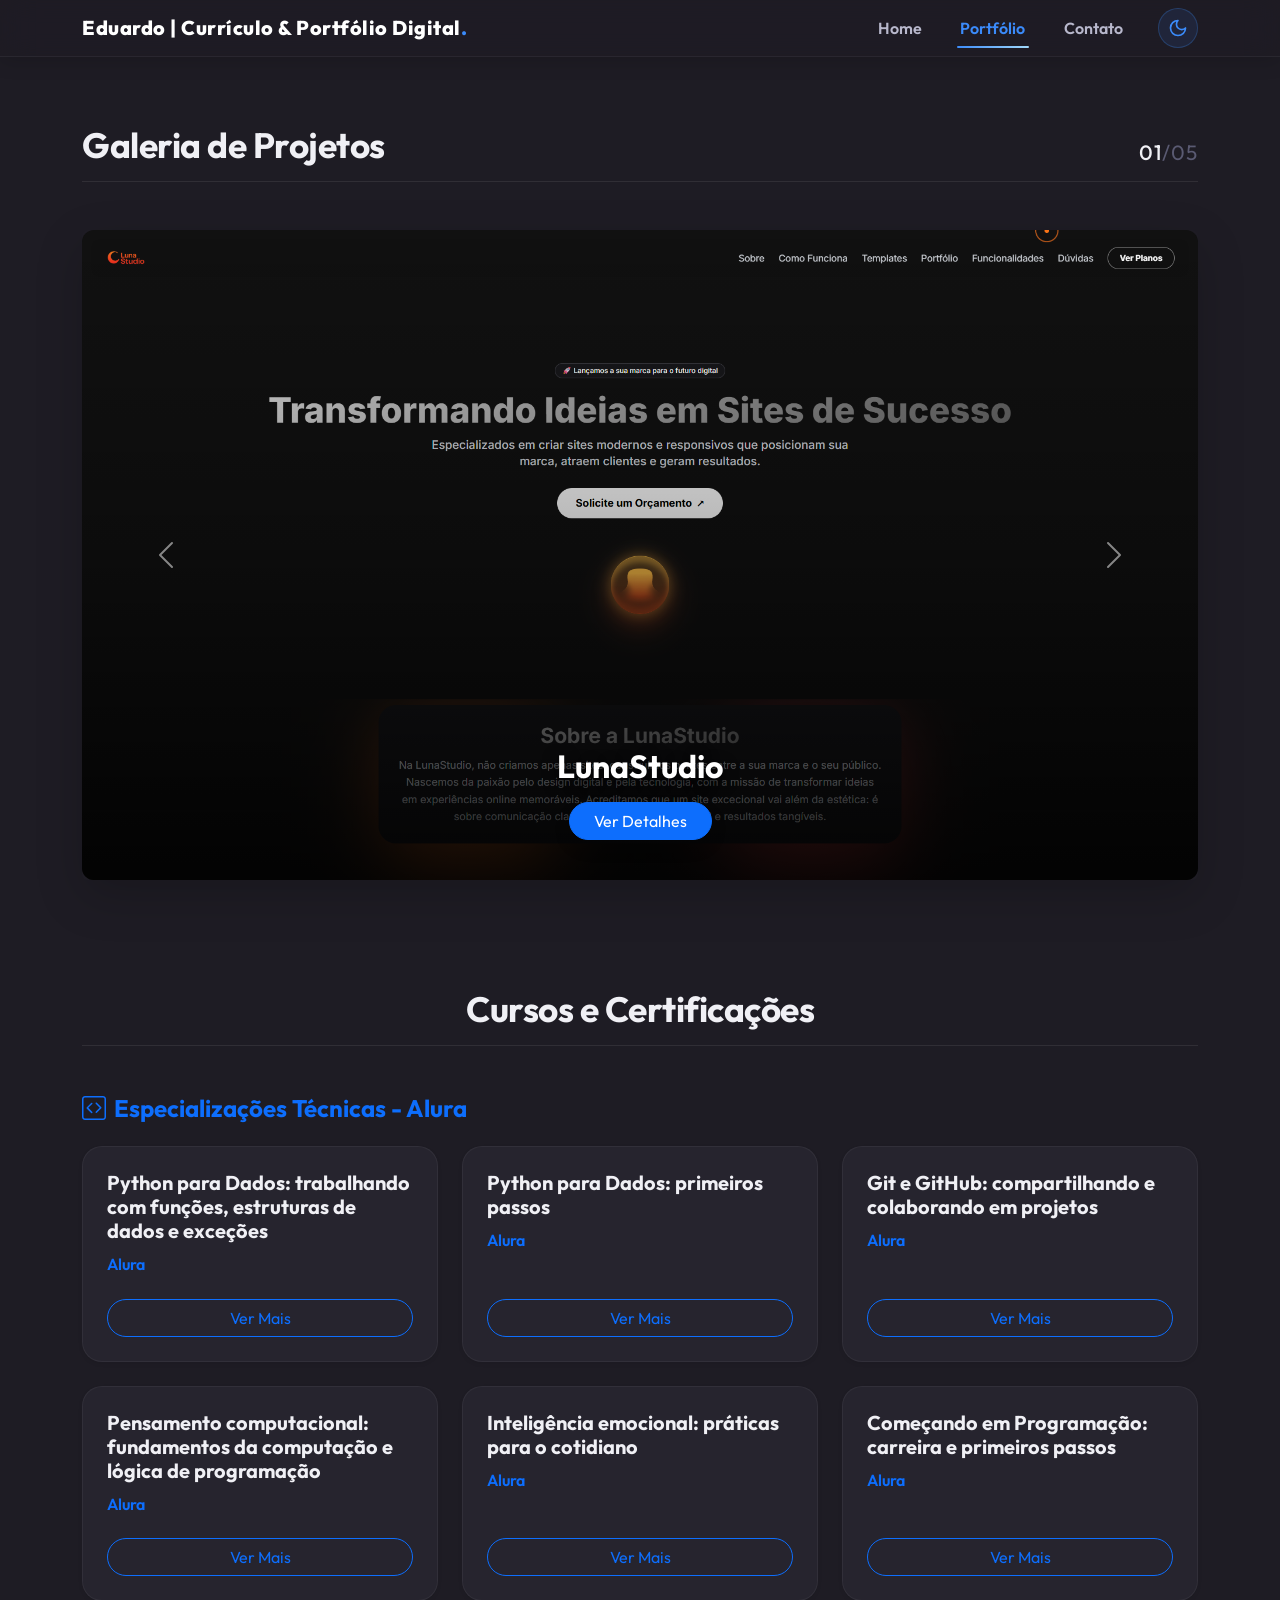
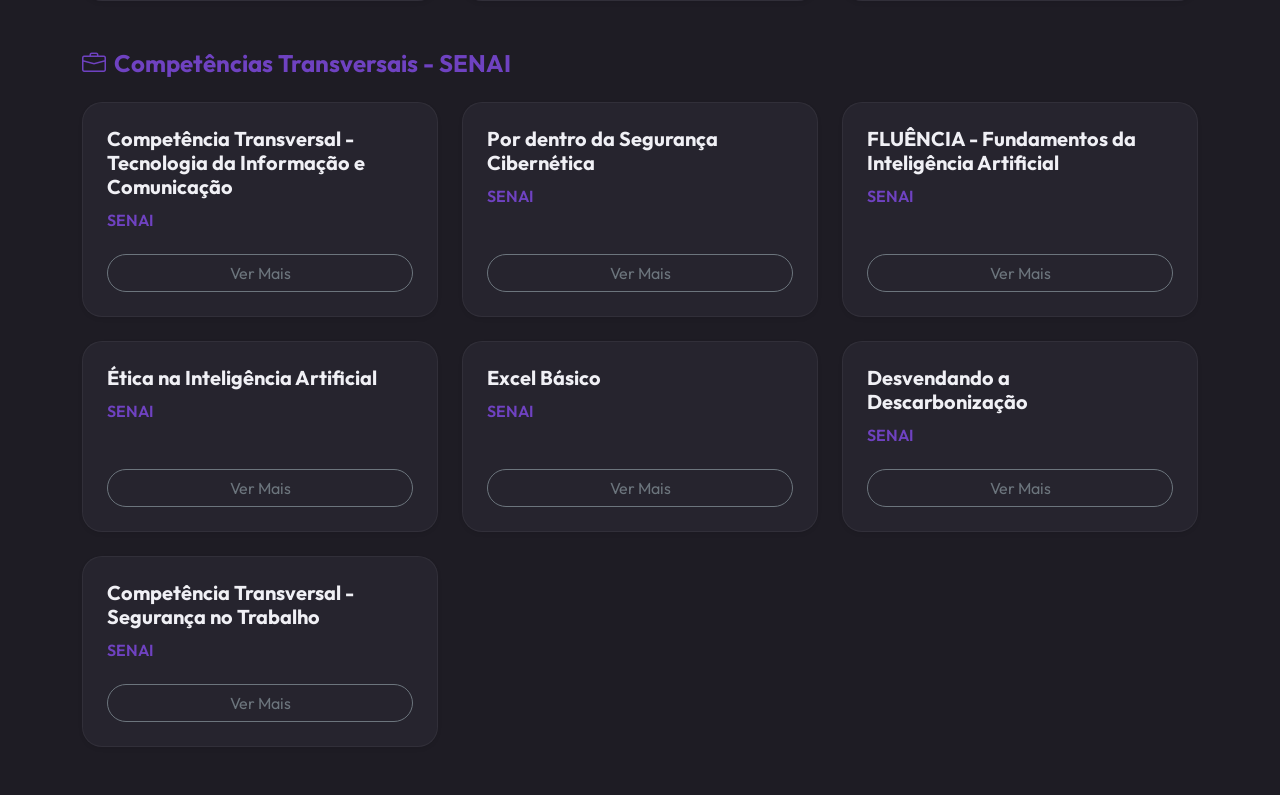
<file: curriculo/portfolio.html>
<!DOCTYPE html>
<html lang="pt-BR">

<head>
    <meta charset="UTF-8">
    <meta name="viewport" content="width=device-width, initial-scale=1.0">
    <title>Portfólio Profissional - Meus Projetos</title>
    <meta name="description" content="Galeria de projetos de Eduardo Floriano — sistemas corporativos e soluções de software entregues pela LunaStudio.">
    <link href="https://cdn.jsdelivr.net/npm/bootstrap@5.3.3/dist/css/bootstrap.min.css" rel="stylesheet">
    <link rel="stylesheet" href="https://cdn.jsdelivr.net/npm/bootstrap-icons@1.11.3/font/bootstrap-icons.min.css">
    <style>
        /* ============================================================
           BASE
           ============================================================ */
        @import url('https://fonts.googleapis.com/css2?family=Outfit:wght@300;400;500;600;700;800&display=swap');

        *, *::before, *::after { box-sizing: border-box; }

        body, .content-wrapper, h1, h2, h3, h4, h5, p, span, a, button, label, .accordion-button, .form-control, .form-select {
            font-family: 'Outfit', sans-serif !important;
        }

        [type="checkbox"] { display: none; }

        /* ==========================================================================
           CONFIGURAÇÃO DA TRANSIÇÃO DE CORES (LIGHT / DARK MODE GLOBAL)
           ========================================================================== */
        body, .card, footer, nav, label, .list-group-item, h3, h5, .accordion-button, .accordion-item, .offcanvas, .phone, .time, .battery, .network, .toggle-label, .toggle-btn, .crescent, .circle, .dark, .light, .table, .modal-content, .form-control, .form-select, .theme-toggle-label, .sun-icon, .moon-icon {
            transition: background-color 0.5s ease, color 0.5s ease, border-color 0.5s ease, box-shadow 0.5s ease, transform 0.5s ease, opacity 0.5s ease;
        }

        /* Variáveis de cores para o tema escuro geral */
        #switch:checked ~ .content-wrapper {
            background-color: #1e1c24 !important;
            color: #f7f8f7 !important;
        }
        #switch:checked ~ .content-wrapper .card,
        #switch:checked ~ .content-wrapper .accordion-item,
        #switch:checked ~ .content-wrapper .accordion-button,
        #switch:checked ~ .content-wrapper .list-group-item,
        #switch:checked ~ .content-wrapper .modal-content {
            background-color: #26242E !important;
            color: #ffffff !important;
            border-color: #3d3a4a !important;
        }
        #switch:checked ~ .content-wrapper .accordion-button:not(.collapsed) {
            background-color: rgba(137, 131, 247, 0.1) !important;
            color: #3b8bfa !important;
        }
        #switch:checked ~ .content-wrapper .accordion-button {
            color: #ffffff !important;
        }
        #switch:checked ~ .content-wrapper .text-muted,
        #switch:checked ~ .content-wrapper .text-secondary,
        #switch:checked ~ .content-wrapper .form-label {
            color: #b3b0c2 !important;
        }
        #switch:checked ~ .content-wrapper .text-dark {
            color: #ffffff !important;
        }
        #switch:checked ~ .content-wrapper .bg-secondary-subtle {
            background-color: #34323D !important;
        }
        #switch:checked ~ .content-wrapper .offcanvas {
            background-color: #26242E !important;
            color: #ffffff !important;
        }
        #switch:checked ~ .content-wrapper .form-control,
        #switch:checked ~ .content-wrapper .form-select {
            background-color: #34323D !important;
            color: #ffffff !important;
            border-color: #4a4758 !important;
        }

        /* ============================================================
           NAVBAR
           ============================================================ */
        .content-wrapper { padding-top: 80px; }

        .custom-navbar {
            position: fixed !important;
            top: 0; left: 0; width: 100%;
            background-color: rgba(255,255,255,0.82) !important;
            backdrop-filter: blur(18px) saturate(200%);
            -webkit-backdrop-filter: blur(18px) saturate(200%);
            border-bottom: 1px solid rgba(0,0,0,0.07) !important;
            border-radius: 0 !important;
            box-shadow: none !important;
            transition: all 0.5s ease;
            z-index: 1030;
        }

        #switch:checked ~ .content-wrapper .custom-navbar {
            background-color: rgba(30, 28, 36, 0.8) !important;
            border-bottom: 1px solid rgba(255, 255, 255, 0.05) !important;
            box-shadow: 0 4px 20px rgba(0, 0, 0, 0.15) !important;
        }

        /* Ajuste do botão menu hambúrguer para ficar visível no modo claro */
        .navbar-toggler {
            filter: invert(1);
        }
        #switch:checked ~ .content-wrapper .navbar-toggler {
            filter: none;
        }

        .navbar-brand {
            font-weight: 800 !important;
            letter-spacing: 0.5px;
            color: #0f172a !important;
            transition: all 0.5s ease;
        }

        #switch:checked ~ .content-wrapper .navbar-brand {
            color: #ffffff !important;
        }
        
        .navbar-brand .accent-dot {
            color: #0d6efd;
        }

        #switch:checked ~ .content-wrapper .navbar-brand .accent-dot {
            color: #3b8bfa;
        }

        .nav-link {
            color: #4a4a5a !important;
            font-weight: 600;
            padding: 0.5rem 1.2rem !important;
            position: relative;
            transition: color 0.3s ease;
        }

        .nav-link::after {
            content: '';
            position: absolute;
            bottom: 0; left: 50%;
            width: 0; height: 2px;
            background: linear-gradient(135deg, #0d6efd, #0d6efd);
            transition: width 0.3s ease, left 0.3s ease;
            border-radius: 2px;
        }

        .nav-link:hover::after, .nav-link.active::after { width: 70%; left: 15%; }
        .nav-link:hover { color: #0d6efd !important; }
        .nav-link.active { color: #0d6efd !important; }

        #switch:checked ~ .content-wrapper .nav-link { color: #b8b8cc !important; }
        #switch:checked ~ .content-wrapper .nav-link::after { background: linear-gradient(135deg, #3b8bfa, #A3DAFB); }
        #switch:checked ~ .content-wrapper .nav-link:hover { color: #3b8bfa !important; }
        #switch:checked ~ .content-wrapper .nav-link.active { color: #3b8bfa !important; }

        /* Theme toggle */
        .theme-toggle-label {
            display: inline-flex; align-items: center; justify-content: center;
            width: 40px; height: 40px; border-radius: 50%; cursor: pointer;
            background-color: rgba(13,110,253,0.05);
            border: 1px solid rgba(13,110,253,0.15);
            color: #0d6efd; position: relative; overflow: hidden;
            transition: all 0.3s cubic-bezier(0.4,0,0.2,1);
        }
        .theme-toggle-label:hover { background-color: rgba(13,110,253,0.1); transform: scale(1.05); }
        .theme-toggle-label .sun-icon {
            position: absolute; transform: rotate(0deg) scale(1); opacity: 1;
            transition: transform 0.5s cubic-bezier(0.4,0,0.2,1), opacity 0.3s ease;
        }
        .theme-toggle-label .moon-icon {
            position: absolute; transform: rotate(90deg) scale(0); opacity: 0;
            transition: transform 0.5s cubic-bezier(0.4,0,0.2,1), opacity 0.3s ease;
        }
        #switch:checked ~ .content-wrapper .theme-toggle-label {
            background-color: rgba(59,139,250,0.1);
            border: 1px solid rgba(59,139,250,0.25); color: #3b8bfa;
        }
        #switch:checked ~ .content-wrapper .theme-toggle-label .sun-icon { transform: rotate(-90deg) scale(0); opacity: 0; }
        #switch:checked ~ .content-wrapper .theme-toggle-label .moon-icon { transform: rotate(0deg) scale(1); opacity: 1; }

        /* ============================================================
           PORTFOLIO SECTION
           ============================================================ */
        .portfolio-section {
            padding: 3rem 0 4rem;
            min-height: calc(100vh - 80px);
        }

        /* ---- HEADER ROW (título à esq + contador à dir) ---- */
        .portfolio-header-row {
            display: flex;
            align-items: flex-end;
            justify-content: space-between;
            padding-bottom: 1.1rem;
            border-bottom: 1px solid rgba(0,0,0,0.1);
            margin-bottom: 3rem;
            transition: border-color 0.5s ease;
        }

        #switch:checked ~ .content-wrapper .portfolio-header-row {
            border-color: rgba(255,255,255,0.08);
        }

        .portfolio-header-title {
            font-size: clamp(1.5rem, 3vw, 2.2rem);
            font-weight: 700;
            color: #1a1a2e;
            letter-spacing: -0.5px;
            margin: 0;
            line-height: 1;
            transition: color 0.5s ease;
        }

        #switch:checked ~ .content-wrapper .portfolio-header-title { color: #f0f0f5; }

        .portfolio-header-counter {
            font-size: clamp(1rem, 2vw, 1.3rem);
            font-weight: 500;
            color: #1a1a2e;
            letter-spacing: 1px;
            line-height: 1;
            transition: color 0.5s ease;
        }

        .portfolio-header-counter .counter-total {
            color: #aaaabc;
            font-weight: 400;
        }

        #switch:checked ~ .content-wrapper .portfolio-header-counter { color: #f0f0f5; }
        #switch:checked ~ .content-wrapper .portfolio-header-counter .counter-total { color: #5a5a72; }

        /* ---- BOOTSTRAP CAROUSEL STYLE ---- */
        .custom-carousel .carousel-item img {
            width: 100%;
            height: 650px;
            object-fit: cover;
            object-position: top center;
            border-radius: 12px;
            transition: object-position 8s ease-in-out;
        }

        /* Efeito de Scroll na Imagem ao passar o mouse */
        .custom-carousel .carousel-item:hover img {
            object-position: bottom center;
        }

        /* Container de rolagem manual para imagens dentro dos modais */
        .modal-scroll-container {
            width: 100%;
            height: 400px;
            overflow-y: auto;
            overflow-x: hidden;
            border-radius: 8px;
            margin-bottom: 1rem;
            display: flex;
            flex-direction: column;
            gap: 15px;
        }

        /* Estilo para os cards de curso */
        .custom-course-card {
            background-color: rgba(255, 255, 255, 0.8) !important;
            backdrop-filter: blur(10px);
            border: 1px solid rgba(0,0,0,0.05) !important;
        }
        .custom-course-card:hover {
            transform: translateY(-5px);
            box-shadow: 0 10px 30px rgba(0,0,0,0.1) !important;
        }
        #switch:checked ~ .content-wrapper .custom-course-card {
            background-color: #26242E !important;
            border-color: rgba(255,255,255,0.05) !important;
        }
        #switch:checked ~ .content-wrapper .custom-course-card .card-title {
            color: #f0f0f5 !important;
        }
        #switch:checked ~ .content-wrapper .custom-course-card .card-text {
            color: #b8b8cc !important;
        }

        /* Personalizar a barra de rolagem (opcional para ficar bonito) */
        .modal-scroll-container::-webkit-scrollbar {
            width: 8px;
        }
        .modal-scroll-container::-webkit-scrollbar-track {
            background: rgba(0, 0, 0, 0.05);
            border-radius: 8px;
        }
        .modal-scroll-container::-webkit-scrollbar-thumb {
            background-color: rgba(0, 0, 0, 0.2);
            border-radius: 8px;
        }
        #switch:checked ~ .modal .modal-scroll-container::-webkit-scrollbar-track {
            background: rgba(255, 255, 255, 0.05);
        }
        #switch:checked ~ .modal .modal-scroll-container::-webkit-scrollbar-thumb {
            background-color: rgba(255, 255, 255, 0.2);
        }

        /* A imagem ocupará a largura inteira e a altura ficará natural para permitir o scroll */
        .modal-scroll-img {
            width: 100%;
            height: auto;
            display: block;
        }

        .custom-carousel .carousel-caption {
            top: 0;
            bottom: 0;
            left: 0;
            right: 0;
            display: flex;
            flex-direction: column;
            align-items: center;
            justify-content: flex-end;
            padding-bottom: 40px;
            background: linear-gradient(to top, rgba(0,0,0,0.85) 0%, rgba(0,0,0,0.3) 50%, rgba(0,0,0,0) 100%);
            border-radius: 12px;
        }

        .custom-carousel .carousel-caption h3 {
            font-size: clamp(1.5rem, 3vw, 2rem);
            text-shadow: 0 4px 15px rgba(0,0,0,0.8);
        }

        /* Modals Dark Mode Adjustment */
        #switch:checked ~ .modal .modal-content {
            background-color: #1e1c2a;
            color: #f0f0f5;
        }
        #switch:checked ~ .modal .modal-header {
            border-bottom-color: rgba(255,255,255,0.1);
        }
        #switch:checked ~ .modal .modal-footer {
            border-top-color: rgba(255,255,255,0.1);
        }
        #switch:checked ~ .modal .btn-close {
            filter: invert(1) grayscale(100%) brightness(200%);
        }
        #switch:checked ~ .modal .text-secondary {
            color: #a5a5a5 !important;
        }
    </style>
</head>
 
<body>

    <input id="switch" type="checkbox" checked>

    <div class="content-wrapper bg-light d-flex flex-column min-vh-100">

        <!-- NAVBAR -->
        <nav class="navbar navbar-expand-lg navbar-dark sticky-top custom-navbar shadow">
            <div class="container">
                <a class="navbar-brand fw-bold" href="index.html">Eduardo | Currículo & Portfólio Digital<span class="accent-dot">.</span></a>
                
                <div class="d-flex align-items-center order-lg-last ms-3">
                    <label for="switch" class="theme-toggle-label" title="Alternar tema (Claro / Escuro)">
                        <svg class="sun-icon" xmlns="http://www.w3.org/2000/svg" width="20" height="20" viewBox="0 0 24 24" fill="none" stroke="currentColor" stroke-width="2" stroke-linecap="round" stroke-linejoin="round">
                            <circle cx="12" cy="12" r="4"></circle>
                            <path d="M12 2v2"></path>
                            <path d="M12 20v2"></path>
                            <path d="M4.93 4.93l1.41 1.41"></path>
                            <path d="M17.66 17.66l1.41 1.41"></path>
                            <path d="M2 12h2"></path>
                            <path d="M20 12h2"></path>
                            <path d="M6.34 17.66l-1.41 1.41"></path>
                            <path d="M19.07 4.93l-1.41 1.41"></path>
                        </svg>
                        <svg class="moon-icon" xmlns="http://www.w3.org/2000/svg" width="20" height="20" viewBox="0 0 24 24" fill="none" stroke="currentColor" stroke-width="2" stroke-linecap="round" stroke-linejoin="round">
                            <path d="M12 3a6 6 0 0 0 9 9 9 9 0 1 1-9-9Z"></path>
                        </svg>
                    </label>
                    
                    <button class="navbar-toggler ms-2" type="button" data-bs-toggle="collapse" data-bs-target="#navMenu" 
                        aria-controls="navMenu" aria-expanded="false" aria-label="Toggle navigation">
                        <span class="navbar-toggler-icon"></span>
                    </button>
                </div>
 
                <div class="collapse navbar-collapse" id="navMenu">
                    <ul class="navbar-nav ms-auto mb-2 mb-lg-0 fw-semibold text-center">
                        <li class="nav-item">
                            <a class="nav-link" href="index.html">Home</a>
                        </li>
                        <li class="nav-item">
                            <a class="nav-link active" href="portfolio.html">Portfólio</a>
                        </li>
                        <li class="nav-item">
                            <a class="nav-link" href="contato.html">Contato</a>
                        </li>
                    </ul>
                </div>
            </div>
        </nav>

        <!-- ================================================================
             PORTFOLIO SECTION
             ================================================================ -->
        <section class="portfolio-section flex-grow-1">
            <div class="container">

                <!-- HEADER ROW: título + contador -->
                <div class="portfolio-header-row">
                    <h1 class="portfolio-header-title">Galeria de Projetos</h1>
                    <span class="portfolio-header-counter">
                        <span id="pfCounterCurrent">01</span><span class="counter-total">/05</span>
                    </span>
                </div>

                <!-- BOOTSTRAP CAROUSEL -->
                <div id="meuCarrossel" class="carousel slide custom-carousel shadow-lg rounded" data-bs-ride="carousel">
                    <div class="carousel-inner rounded">
                        
                        <!-- CARD 1: LunaStudio -->
                        <div class="carousel-item active">
                            <img src="./assets/img/lunastudio.png" alt="LunaStudio">
                            <div class="carousel-caption">
                                <h3 class="fw-bold text-white mb-3">LunaStudio</h3>
                                <button class="btn btn-primary shadow rounded-pill px-4" data-bs-toggle="modal" data-bs-target="#m1">Ver Detalhes</button>
                            </div>
                        </div>

                        <!-- CARD 2: Quitanda do Tomate Crú -->
                        <div class="carousel-item">
                            <img src="./assets/img/kitanda (1).png" alt="Quitanda do Tomate Crú">
                            <div class="carousel-caption">
                                <h3 class="fw-bold text-white mb-3">Quitanda do Tomate Crú</h3>
                                <button class="btn btn-primary shadow rounded-pill px-4" data-bs-toggle="modal" data-bs-target="#m_kitanda">Ver Detalhes</button>
                            </div>
                        </div>

                        <!-- CARD 3: To do List - Kanban -->
                        <div class="carousel-item">
                            <img src="./assets/img/kanban (1).png" alt="To do List - Kanban">
                            <div class="carousel-caption">
                                <h3 class="fw-bold text-white mb-3">To do List - Kanban</h3>
                                <button class="btn btn-primary shadow rounded-pill px-4" data-bs-toggle="modal" data-bs-target="#m_kanban">Ver Detalhes</button>
                            </div>
                        </div>

                        <!-- CARD 4: Mini App DOM -->
                        <div class="carousel-item">
                            <img src="./assets/img/mini_app.png" alt="Mini App DOM">
                            <div class="carousel-caption">
                                <h3 class="fw-bold text-white mb-3">Mini App DOM</h3>
                                <button class="btn btn-primary shadow rounded-pill px-4" data-bs-toggle="modal" data-bs-target="#m_mini_app">Ver Detalhes</button>
                            </div>
                        </div>

                        <!-- CARD 5: AeroCuesta Táxi Aéreo -->
                        <div class="carousel-item">
                            <img src="./assets/img/projetofinal (1).png" alt="AeroCuesta Táxi Aéreo">
                            <div class="carousel-caption">
                                <h3 class="fw-bold text-white mb-3">AeroCuesta Táxi Aéreo</h3>
                                <button class="btn btn-primary shadow rounded-pill px-4" data-bs-toggle="modal" data-bs-target="#m_aerocuesta">Ver Detalhes</button>
                            </div>
                        </div>

                    </div>

                    <button class="carousel-control-prev" type="button" data-bs-target="#meuCarrossel" data-bs-slide="prev">
                        <span class="carousel-control-prev-icon" aria-hidden="true"></span>
                        <span class="visually-hidden">Anterior</span>
                    </button>
                    <button class="carousel-control-next" type="button" data-bs-target="#meuCarrossel" data-bs-slide="next">
                        <span class="carousel-control-next-icon" aria-hidden="true"></span>
                        <span class="visually-hidden">Próximo</span>
                    </button>
                </div><!-- /portfolio-swiper-wrap -->

            </div><!-- /container -->
        </section>

                <!-- ================================================================
             CURSOS E CERTIFICAÇÕES SECTION
             ================================================================ -->
        <section class="portfolio-section py-5" style="min-height: auto;">
            <div class="container">
                <div class="portfolio-header-row mb-5 text-center">
                    <h2 class="portfolio-header-title w-100">Cursos e Certificações</h2>
                </div>

                <!-- ALURA -->
                <h4 class="fw-bold mb-4 text-primary"><i class="bi bi-code-square me-2"></i>Especializações Técnicas - Alura</h4>
                <div class="row g-4 mb-5">
                    <div class="col-md-6 col-lg-4">
                        <div class="card h-100 shadow-sm border-0 custom-course-card" style="border-radius: 20px; transition: transform 0.3s ease;">
                            <div class="card-body p-4 d-flex flex-column">
                                <h5 class="card-title fw-bold mb-3">Python para Dados: trabalhando com funções, estruturas de dados e exceções</h5>
                                <h6 class="card-subtitle mb-auto text-primary fw-semibold" style="">Alura</h6>
                                <button class="btn btn-outline-primary rounded-pill px-4 mt-4" data-bs-toggle="modal" data-bs-target="#modalCurso1">Ver Mais</button>
                            </div>
                        </div>
                    </div>
                    <div class="col-md-6 col-lg-4">
                        <div class="card h-100 shadow-sm border-0 custom-course-card" style="border-radius: 20px; transition: transform 0.3s ease;">
                            <div class="card-body p-4 d-flex flex-column">
                                <h5 class="card-title fw-bold mb-3">Python para Dados: primeiros passos</h5>
                                <h6 class="card-subtitle mb-auto text-primary fw-semibold" style="">Alura</h6>
                                <button class="btn btn-outline-primary rounded-pill px-4 mt-4" data-bs-toggle="modal" data-bs-target="#modalCurso2">Ver Mais</button>
                            </div>
                        </div>
                    </div>
                    <div class="col-md-6 col-lg-4">
                        <div class="card h-100 shadow-sm border-0 custom-course-card" style="border-radius: 20px; transition: transform 0.3s ease;">
                            <div class="card-body p-4 d-flex flex-column">
                                <h5 class="card-title fw-bold mb-3">Git e GitHub: compartilhando e colaborando em projetos</h5>
                                <h6 class="card-subtitle mb-auto text-primary fw-semibold" style="">Alura</h6>
                                <button class="btn btn-outline-primary rounded-pill px-4 mt-4" data-bs-toggle="modal" data-bs-target="#modalCurso3">Ver Mais</button>
                            </div>
                        </div>
                    </div>
                    <div class="col-md-6 col-lg-4">
                        <div class="card h-100 shadow-sm border-0 custom-course-card" style="border-radius: 20px; transition: transform 0.3s ease;">
                            <div class="card-body p-4 d-flex flex-column">
                                <h5 class="card-title fw-bold mb-3">Pensamento computacional: fundamentos da computação e lógica de programação</h5>
                                <h6 class="card-subtitle mb-auto text-primary fw-semibold" style="">Alura</h6>
                                <button class="btn btn-outline-primary rounded-pill px-4 mt-4" data-bs-toggle="modal" data-bs-target="#modalCurso4">Ver Mais</button>
                            </div>
                        </div>
                    </div>
                    <div class="col-md-6 col-lg-4">
                        <div class="card h-100 shadow-sm border-0 custom-course-card" style="border-radius: 20px; transition: transform 0.3s ease;">
                            <div class="card-body p-4 d-flex flex-column">
                                <h5 class="card-title fw-bold mb-3">Inteligência emocional: práticas para o cotidiano</h5>
                                <h6 class="card-subtitle mb-auto text-primary fw-semibold" style="">Alura</h6>
                                <button class="btn btn-outline-primary rounded-pill px-4 mt-4" data-bs-toggle="modal" data-bs-target="#modalCurso5">Ver Mais</button>
                            </div>
                        </div>
                    </div>
                    <div class="col-md-6 col-lg-4">
                        <div class="card h-100 shadow-sm border-0 custom-course-card" style="border-radius: 20px; transition: transform 0.3s ease;">
                            <div class="card-body p-4 d-flex flex-column">
                                <h5 class="card-title fw-bold mb-3">Começando em Programação: carreira e primeiros passos</h5>
                                <h6 class="card-subtitle mb-auto text-primary fw-semibold" style="">Alura</h6>
                                <button class="btn btn-outline-primary rounded-pill px-4 mt-4" data-bs-toggle="modal" data-bs-target="#modalCurso6">Ver Mais</button>
                            </div>
                        </div>
                    </div>
                </div>

                <!-- SENAI -->
                <h4 class="fw-bold mb-4" style="color: #6f42c1;"><i class="bi bi-briefcase me-2"></i>Competências Transversais - SENAI</h4>
                <div class="row g-4">
                    <div class="col-md-6 col-lg-4">
                        <div class="card h-100 shadow-sm border-0 custom-course-card" style="border-radius: 20px; transition: transform 0.3s ease;">
                            <div class="card-body p-4 d-flex flex-column">
                                <h5 class="card-title fw-bold mb-3">Competência Transversal - Tecnologia da Informação e Comunicação</h5>
                                <h6 class="card-subtitle mb-auto  fw-semibold" style="color: #6f42c1;">SENAI</h6>
                                <button class="btn btn-outline-secondary rounded-pill px-4 mt-4" data-bs-toggle="modal" data-bs-target="#modalCurso7">Ver Mais</button>
                            </div>
                        </div>
                    </div>
                    <div class="col-md-6 col-lg-4">
                        <div class="card h-100 shadow-sm border-0 custom-course-card" style="border-radius: 20px; transition: transform 0.3s ease;">
                            <div class="card-body p-4 d-flex flex-column">
                                <h5 class="card-title fw-bold mb-3">Por dentro da Segurança Cibernética</h5>
                                <h6 class="card-subtitle mb-auto  fw-semibold" style="color: #6f42c1;">SENAI</h6>
                                <button class="btn btn-outline-secondary rounded-pill px-4 mt-4" data-bs-toggle="modal" data-bs-target="#modalCurso8">Ver Mais</button>
                            </div>
                        </div>
                    </div>
                    <div class="col-md-6 col-lg-4">
                        <div class="card h-100 shadow-sm border-0 custom-course-card" style="border-radius: 20px; transition: transform 0.3s ease;">
                            <div class="card-body p-4 d-flex flex-column">
                                <h5 class="card-title fw-bold mb-3">FLUÊNCIA - Fundamentos da Inteligência Artificial</h5>
                                <h6 class="card-subtitle mb-auto  fw-semibold" style="color: #6f42c1;">SENAI</h6>
                                <button class="btn btn-outline-secondary rounded-pill px-4 mt-4" data-bs-toggle="modal" data-bs-target="#modalCurso9">Ver Mais</button>
                            </div>
                        </div>
                    </div>
                    <div class="col-md-6 col-lg-4">
                        <div class="card h-100 shadow-sm border-0 custom-course-card" style="border-radius: 20px; transition: transform 0.3s ease;">
                            <div class="card-body p-4 d-flex flex-column">
                                <h5 class="card-title fw-bold mb-3">Ética na Inteligência Artificial</h5>
                                <h6 class="card-subtitle mb-auto  fw-semibold" style="color: #6f42c1;">SENAI</h6>
                                <button class="btn btn-outline-secondary rounded-pill px-4 mt-4" data-bs-toggle="modal" data-bs-target="#modalCurso10">Ver Mais</button>
                            </div>
                        </div>
                    </div>
                    <div class="col-md-6 col-lg-4">
                        <div class="card h-100 shadow-sm border-0 custom-course-card" style="border-radius: 20px; transition: transform 0.3s ease;">
                            <div class="card-body p-4 d-flex flex-column">
                                <h5 class="card-title fw-bold mb-3">Excel Básico</h5>
                                <h6 class="card-subtitle mb-auto  fw-semibold" style="color: #6f42c1;">SENAI</h6>
                                <button class="btn btn-outline-secondary rounded-pill px-4 mt-4" data-bs-toggle="modal" data-bs-target="#modalCurso11">Ver Mais</button>
                            </div>
                        </div>
                    </div>
                    <div class="col-md-6 col-lg-4">
                        <div class="card h-100 shadow-sm border-0 custom-course-card" style="border-radius: 20px; transition: transform 0.3s ease;">
                            <div class="card-body p-4 d-flex flex-column">
                                <h5 class="card-title fw-bold mb-3">Desvendando a Descarbonização</h5>
                                <h6 class="card-subtitle mb-auto  fw-semibold" style="color: #6f42c1;">SENAI</h6>
                                <button class="btn btn-outline-secondary rounded-pill px-4 mt-4" data-bs-toggle="modal" data-bs-target="#modalCurso12">Ver Mais</button>
                            </div>
                        </div>
                    </div>
                    <div class="col-md-6 col-lg-4">
                        <div class="card h-100 shadow-sm border-0 custom-course-card" style="border-radius: 20px; transition: transform 0.3s ease;">
                            <div class="card-body p-4 d-flex flex-column">
                                <h5 class="card-title fw-bold mb-3">Competência Transversal - Segurança no Trabalho</h5>
                                <h6 class="card-subtitle mb-auto  fw-semibold" style="color: #6f42c1;">SENAI</h6>
                                <button class="btn btn-outline-secondary rounded-pill px-4 mt-4" data-bs-toggle="modal" data-bs-target="#modalCurso13">Ver Mais</button>
                            </div>
                        </div>
                    </div>
                </div>
            </div>
        </section>

    </div><!-- /content-wrapper -->

    <script src="https://cdn.jsdelivr.net/npm/bootstrap@5.3.3/dist/js/bootstrap.bundle.min.js"></script>
    <script>
    (function () {
        /* Theme */
        var sw = document.getElementById('switch');
        var saved = localStorage.getItem('theme');
        sw.checked = (saved !== 'light');
        if (sw.checked) localStorage.setItem('theme', 'dark');
        sw.addEventListener('change', function () {
            localStorage.setItem('theme', sw.checked ? 'dark' : 'light');
        });
        
        /* Atualizar contador nativo do Bootstrap Carousel */
        var myCarousel = document.getElementById('meuCarrossel')
        var counterEl = document.getElementById('pfCounterCurrent');
        if (myCarousel && counterEl) {
            myCarousel.addEventListener('slide.bs.carousel', function (e) {
                counterEl.textContent = String(e.to + 1).padStart(2, '0');
            })
        }
    })();
    </script>

    <!-- Modais -->
    <div class="modal fade" id="m1">
        <div class="modal-dialog modal-lg modal-dialog-centered">
            <div class="modal-content">
                <div class="modal-header border-0 pb-0">
                    <h5 class="modal-title fw-bold">LunaStudio</h5>
                    <button type="button" class="btn-close" data-bs-dismiss="modal" aria-label="Fechar"></button>
                </div>
                <div class="modal-body">
                    <div class="modal-scroll-container shadow-sm">
                        <img src="./assets/img/lunastudio.png" class="modal-scroll-img" alt="LunaStudio">
                    </div>

                    <div class="mt-3 mb-3">
                        <h6 class="fw-bold mb-2">Tecnologias Utilizadas:</h6>
                        <div class="d-flex flex-wrap gap-2">
                            <span class="badge bg-primary text-white"><i class="bi bi-filetype-html"></i> HTML5</span>
                            <span class="badge bg-info text-white"><i class="bi bi-filetype-css"></i> CSS3</span>
                            <span class="badge" style="background-color: #6f42c1; color: white;"><i class="bi bi-bootstrap"></i> Bootstrap</span>
                            <span class="badge bg-warning text-dark"><i class="bi bi-filetype-js"></i> JavaScript</span>
                        </div>
                    </div>

                    <p class="mb-1 fw-semibold text-primary">Estúdio Digital · Web Development · 2026</p>
                    <p class="text-secondary">Liderança técnica e arquitetura para soluções web modernas, com foco em design premium e alta performance.</p>
                </div>
                <div class="modal-footer border-0 pt-0">
                    <a href="https://lunastudio.com.br" target="_blank" class="btn btn-primary">Acessar Site</a>
                    <button class="btn btn-secondary" data-bs-dismiss="modal">Fechar</button>
                </div>
            </div>
        </div>
    </div>
    
    <!-- Modal Quitanda do Tomate Crú -->
    <div class="modal fade" id="m_kitanda">
        <div class="modal-dialog modal-lg modal-dialog-centered">
            <div class="modal-content">
                <div class="modal-header border-0 pb-0">
                    <h5 class="modal-title fw-bold">Quitanda do Tomate Crú</h5>
                    <button type="button" class="btn-close" data-bs-dismiss="modal" aria-label="Fechar"></button>
                </div>
                <div class="modal-body">
                    <div class="modal-scroll-container shadow-sm">
                        <img src="./assets/img/kitanda (1).png" class="modal-scroll-img" alt="Quitanda do Tomate Crú - Tela 1">
                        <img src="./assets/img/kitanda (2).png" class="modal-scroll-img" alt="Quitanda do Tomate Crú - Tela 2">
                        <img src="./assets/img/kitanda (3).png" class="modal-scroll-img" alt="Quitanda do Tomate Crú - Tela 3">
                        <img src="./assets/img/kitanda (4).png" class="modal-scroll-img" alt="Quitanda do Tomate Crú - Tela 4">
                    </div>

                    <div class="mt-3 mb-3">
                        <h6 class="fw-bold mb-2">Tecnologias Utilizadas:</h6>
                        <div class="d-flex flex-wrap gap-2">
                            <span class="badge bg-primary text-white"><i class="bi bi-filetype-html"></i> HTML5</span>
                            <span class="badge bg-info text-white"><i class="bi bi-filetype-css"></i> CSS3</span>
                            <span class="badge" style="background-color: #6f42c1; color: white;"><i class="bi bi-bootstrap"></i> Bootstrap</span>
                            <span class="badge bg-warning text-dark"><i class="bi bi-filetype-js"></i> JavaScript</span>
                            <span class="badge" style="background-color: #3776AB; color: white;"><i class="bi bi-filetype-py"></i> Python</span>
                            <span class="badge bg-dark text-white"><i class="bi bi-server"></i> Flask API</span>
                            <span class="badge" style="background-color: #4479A1; color: white;"><i class="bi bi-database"></i> MySQL</span>
                        </div>
                    </div>

                    <p class="mb-1 fw-semibold text-primary">Backend & Banco de Dados · Controle de Estoque · 2026</p>
                    <p class="text-secondary">Sistema completo de cadastro e gerenciamento de produtos (CRUD). Desenvolvido com backend em Python (Flask) integrado a um banco de dados MySQL para armazenar e atualizar nome, marca, preço e quantidade dos itens em tempo real através de requisições de API.</p>
                </div>
                <div class="modal-footer border-0 pt-0">
                    <button class="btn btn-outline-primary" disabled><i class="bi bi-server"></i> Executado via Python/Flask</button>
                    <button class="btn btn-secondary" data-bs-dismiss="modal">Fechar</button>
                </div>
            </div>
        </div>
    </div>
    
    <!-- Modal To do List - Kanban -->
    <div class="modal fade" id="m_kanban">
        <div class="modal-dialog modal-lg modal-dialog-centered">
            <div class="modal-content">
                <div class="modal-header border-0 pb-0">
                    <h5 class="modal-title fw-bold">To do List - Kanban</h5>
                    <button type="button" class="btn-close" data-bs-dismiss="modal" aria-label="Fechar"></button>
                </div>
                <div class="modal-body">
                    <div class="modal-scroll-container shadow-sm">
                        <img src="./assets/img/kanban (1).png" class="modal-scroll-img" alt="To do List - Kanban - Tela 1">
                        <img src="./assets/img/kanban (2).png" class="modal-scroll-img" alt="To do List - Kanban - Tela 2">
                        <img src="./assets/img/kanban (3).png" class="modal-scroll-img" alt="To do List - Kanban - Tela 3">
                        <img src="./assets/img/kanban (4).png" class="modal-scroll-img" alt="To do List - Kanban - Tela 4">
                    </div>

                    <div class="mt-3 mb-3">
                        <h6 class="fw-bold mb-2">Tecnologias Utilizadas:</h6>
                        <div class="d-flex flex-wrap gap-2">
                            <span class="badge bg-primary text-white"><i class="bi bi-filetype-html"></i> HTML5</span>
                            <span class="badge bg-info text-white"><i class="bi bi-filetype-css"></i> CSS3</span>
                            <span class="badge" style="background-color: #6f42c1; color: white;"><i class="bi bi-bootstrap"></i> Bootstrap</span>
                            <span class="badge bg-warning text-dark"><i class="bi bi-filetype-js"></i> JavaScript</span>
                            <span class="badge" style="background-color: #3776AB; color: white;"><i class="bi bi-filetype-py"></i> Python</span>
                            <span class="badge bg-dark text-white"><i class="bi bi-server"></i> Flask API</span>
                            <span class="badge bg-danger text-white"><i class="bi bi-shield-lock"></i> Autenticação JWT</span>
                            <span class="badge" style="background-color: #4479A1; color: white;"><i class="bi bi-database"></i> MySQL</span>
                        </div>
                    </div>

                    <p class="mb-1 fw-semibold text-primary">Backend & Segurança · Gerenciamento de Tarefas · 2026</p>
                    <p class="text-secondary">Gerenciador de tarefas estilo Kanban com autenticação segura via JSON Web Tokens (JWT) e criptografia de senhas com Werkzeug. Possui níveis de privilégios diferenciados entre administrador e usuário comum, CRUD completo de tarefas e estados, e suporte para armazenamento de arquivos anexos direto no banco de dados.</p>
                </div>
                <div class="modal-footer border-0 pt-0">
                    <button class="btn btn-outline-primary" disabled><i class="bi bi-server"></i> Executado via Python/Flask</button>
                    <button class="btn btn-secondary" data-bs-dismiss="modal">Fechar</button>
                </div>
            </div>
        </div>
    </div>

    <!-- Modal Mini App DOM -->
    <div class="modal fade" id="m_mini_app">
        <div class="modal-dialog modal-lg modal-dialog-centered">
            <div class="modal-content">
                <div class="modal-header border-0 pb-0">
                    <h5 class="modal-title fw-bold">Mini App DOM</h5>
                    <button type="button" class="btn-close" data-bs-dismiss="modal" aria-label="Fechar"></button>
                </div>
                <div class="modal-body">
                    <div class="modal-scroll-container shadow-sm">
                        <img src="./assets/img/mini_app.png" class="modal-scroll-img" alt="Mini App DOM - Tela Principal">
                    </div>

                    <div class="mt-3 mb-3">
                        <h6 class="fw-bold mb-2">Tecnologias Utilizadas:</h6>
                        <div class="d-flex flex-wrap gap-2">
                            <span class="badge bg-primary text-white"><i class="bi bi-filetype-html"></i> HTML5</span>
                            <span class="badge bg-info text-white"><i class="bi bi-filetype-css"></i> CSS3</span>
                            <span class="badge bg-warning text-dark"><i class="bi bi-filetype-js"></i> JavaScript (DOM)</span>
                            <span class="badge" style="background-color: #20c997; color: white;"><i class="bi bi-clock"></i> Relógio Digital</span>
                            <span class="badge" style="background-color: #fd7e14; color: white;"><i class="bi bi-brightness-high"></i> LocalStorage Theme</span>
                        </div>
                    </div>

                    <p class="mb-1 fw-semibold text-primary">Manipulação do DOM · Utilitários Interativos · 2026</p>
                    <p class="text-secondary">Aplicação web interativa focada na manipulação dinâmica do DOM. Apresenta relógio digital em tempo real, controle de tema (modo escuro e claro) com persistência de estado utilizando LocalStorage, e uma lista de tarefas inteligente onde o usuário define pontos por tarefa, calculando a soma e a subtração dos pontos dinamicamente na tela.</p>
                </div>
                <div class="modal-footer border-0 pt-0">
                    <a href="../mini_app/mini_app_dom.html" target="_blank" class="btn btn-primary">Acessar Projeto</a>
                    <button class="btn btn-secondary" data-bs-dismiss="modal">Fechar</button>
                </div>
            </div>
        </div>
    </div>

    <!-- Modal AeroCuesta Táxi Aéreo -->
    <div class="modal fade" id="m_aerocuesta">
        <div class="modal-dialog modal-lg modal-dialog-centered">
            <div class="modal-content">
                <div class="modal-header border-0 pb-0">
                    <h5 class="modal-title fw-bold">AeroCuesta Táxi Aéreo</h5>
                    <button type="button" class="btn-close" data-bs-dismiss="modal" aria-label="Fechar"></button>
                </div>
                <div class="modal-body">
                    <div class="modal-scroll-container shadow-sm">
                        <img src="./assets/img/projetofinal (1).png" class="modal-scroll-img" alt="AeroCuesta Táxi Aéreo - Dashboard Principal">
                        <img src="./assets/img/projetofinal (2).png" class="modal-scroll-img" alt="AeroCuesta Táxi Aéreo - Login">
                    </div>

                    <div class="mt-3 mb-3">
                        <h6 class="fw-bold mb-2">Tecnologias Utilizadas:</h6>
                        <div class="d-flex flex-wrap gap-2">
                            <span class="badge bg-primary text-white"><i class="bi bi-filetype-html"></i> HTML5</span>
                            <span class="badge bg-info text-white"><i class="bi bi-filetype-css"></i> CSS3 (Vanilla)</span>
                            <span class="badge bg-secondary text-white"><i class="bi bi-layout-wtf"></i> Dashboard Design</span>
                            <span class="badge" style="background-color: #20c997; color: white;"><i class="bi bi-airplane"></i> AeroCuesta Interface</span>
                        </div>
                    </div>

                    <p class="mb-1 fw-semibold text-primary">Frontend Design · Painel de Voo & Dashboard · 2025</p>
                    <p class="text-secondary">Interface de controle e informações para a AeroCuesta Táxi Aéreo (Botucatu, SP). O dashboard apresenta o status da frota de aeronaves (hangar vs. voo com indicadores coloridos), rotas e planos de voo do dia pela região da Cuesta paulista, boletim meteorológico METAR, relatório de manutenção e sidebar de perfil do piloto com rastreamento de horas de voo.</p>
                </div>
                <div class="modal-footer border-0 pt-0">
                    <a href="../projetoFinal/index.html" target="_blank" class="btn btn-primary">Acessar Projeto</a>
                    <button class="btn btn-secondary" data-bs-dismiss="modal">Fechar</button>
                </div>
            </div>
        </div>
    </div>

    
    <!-- Modal Curso 1 -->
    <div class="modal fade" id="modalCurso1">
        <div class="modal-dialog modal-dialog-centered">
            <div class="modal-content">
                <div class="modal-header border-0 pb-0">
                    <h5 class="modal-title fw-bold">Python para Dados: trabalhando com funções, estruturas de dados e exceções</h5>
                    <button type="button" class="btn-close" data-bs-dismiss="modal" aria-label="Fechar"></button>
                </div>
                <div class="modal-body">
                    <h6 class="fw-semibold text-primary mb-3" style="">Instituição: Alura</h6>
                    <p class="text-secondary mb-2">Conteúdo Aprendido:</p>
                    <p class="text-secondary fw-medium">Desenvolvimento de estruturas condicionais e de repetição, manipulação de coleções de dados (listas, dicionários, tuplas), criação de funções customizadas, tratamento de erros e exceções em Python focados em análise de dados.</p>
                </div>
                <div class="modal-footer border-0 pt-0">
                    <button class="btn btn-secondary rounded-pill" data-bs-dismiss="modal">Fechar</button>
                </div>
            </div>
        </div>
    </div>
    <!-- Modal Curso 2 -->
    <div class="modal fade" id="modalCurso2">
        <div class="modal-dialog modal-dialog-centered">
            <div class="modal-content">
                <div class="modal-header border-0 pb-0">
                    <h5 class="modal-title fw-bold">Python para Dados: primeiros passos</h5>
                    <button type="button" class="btn-close" data-bs-dismiss="modal" aria-label="Fechar"></button>
                </div>
                <div class="modal-body">
                    <h6 class="fw-semibold text-primary mb-3" style="">Instituição: Alura</h6>
                    <p class="text-secondary mb-2">Conteúdo Aprendido:</p>
                    <p class="text-secondary fw-medium">Introdução à sintaxe da linguagem Python, variáveis, tipos de dados básicos, operadores matemáticos e lógicos, e conceitos fundamentais para a entrada na área de ciência de dados.</p>
                </div>
                <div class="modal-footer border-0 pt-0">
                    <button class="btn btn-secondary rounded-pill" data-bs-dismiss="modal">Fechar</button>
                </div>
            </div>
        </div>
    </div>
    <!-- Modal Curso 3 -->
    <div class="modal fade" id="modalCurso3">
        <div class="modal-dialog modal-dialog-centered">
            <div class="modal-content">
                <div class="modal-header border-0 pb-0">
                    <h5 class="modal-title fw-bold">Git e GitHub: compartilhando e colaborando em projetos</h5>
                    <button type="button" class="btn-close" data-bs-dismiss="modal" aria-label="Fechar"></button>
                </div>
                <div class="modal-body">
                    <h6 class="fw-semibold text-primary mb-3" style="">Instituição: Alura</h6>
                    <p class="text-secondary mb-2">Conteúdo Aprendido:</p>
                    <p class="text-secondary fw-medium">Controle de versão de código com Git. Criação de repositórios locais e remotos, comandos essenciais (add, commit, push, pull), gerenciamento de branches, resolução de conflitos e boas práticas de colaboração no GitHub.</p>
                </div>
                <div class="modal-footer border-0 pt-0">
                    <button class="btn btn-secondary rounded-pill" data-bs-dismiss="modal">Fechar</button>
                </div>
            </div>
        </div>
    </div>
    <!-- Modal Curso 4 -->
    <div class="modal fade" id="modalCurso4">
        <div class="modal-dialog modal-dialog-centered">
            <div class="modal-content">
                <div class="modal-header border-0 pb-0">
                    <h5 class="modal-title fw-bold">Pensamento computacional: fundamentos da computação e lógica de programação</h5>
                    <button type="button" class="btn-close" data-bs-dismiss="modal" aria-label="Fechar"></button>
                </div>
                <div class="modal-body">
                    <h6 class="fw-semibold text-primary mb-3" style="">Instituição: Alura</h6>
                    <p class="text-secondary mb-2">Conteúdo Aprendido:</p>
                    <p class="text-secondary fw-medium">Desenvolvimento de lógica de programação por meio de pilares do pensamento computacional: decomposição de problemas, reconhecimento de padrões, abstração e design de algoritmos para resolução de problemas reais de TI.</p>
                </div>
                <div class="modal-footer border-0 pt-0">
                    <button class="btn btn-secondary rounded-pill" data-bs-dismiss="modal">Fechar</button>
                </div>
            </div>
        </div>
    </div>
    <!-- Modal Curso 5 -->
    <div class="modal fade" id="modalCurso5">
        <div class="modal-dialog modal-dialog-centered">
            <div class="modal-content">
                <div class="modal-header border-0 pb-0">
                    <h5 class="modal-title fw-bold">Inteligência emocional: práticas para o cotidiano</h5>
                    <button type="button" class="btn-close" data-bs-dismiss="modal" aria-label="Fechar"></button>
                </div>
                <div class="modal-body">
                    <h6 class="fw-semibold text-primary mb-3" style="">Instituição: Alura</h6>
                    <p class="text-secondary mb-2">Conteúdo Aprendido:</p>
                    <p class="text-secondary fw-medium">Desenvolvimento de soft skills essenciais para o mercado de tecnologia, incluindo autoconhecimento, autorregulação emocional, empatia, comunicação assertiva e gerenciamento de relacionamentos em equipes de desenvolvimento.</p>
                </div>
                <div class="modal-footer border-0 pt-0">
                    <button class="btn btn-secondary rounded-pill" data-bs-dismiss="modal">Fechar</button>
                </div>
            </div>
        </div>
    </div>
    <!-- Modal Curso 6 -->
    <div class="modal fade" id="modalCurso6">
        <div class="modal-dialog modal-dialog-centered">
            <div class="modal-content">
                <div class="modal-header border-0 pb-0">
                    <h5 class="modal-title fw-bold">Começando em Programação: carreira e primeiros passos</h5>
                    <button type="button" class="btn-close" data-bs-dismiss="modal" aria-label="Fechar"></button>
                </div>
                <div class="modal-body">
                    <h6 class="fw-semibold text-primary mb-3" style="">Instituição: Alura</h6>
                    <p class="text-secondary mb-2">Conteúdo Aprendido:</p>
                    <p class="text-secondary fw-medium">Mapeamento do ecossistema de desenvolvimento de software, introdução ao mercado de TI, caminhos profissionais (Front-End, Back-End, Full-Stack) e primeiros conceitos de algoritmos.</p>
                </div>
                <div class="modal-footer border-0 pt-0">
                    <button class="btn btn-secondary rounded-pill" data-bs-dismiss="modal">Fechar</button>
                </div>
            </div>
        </div>
    </div>
    <!-- Modal Curso 7 -->
    <div class="modal fade" id="modalCurso7">
        <div class="modal-dialog modal-dialog-centered">
            <div class="modal-content">
                <div class="modal-header border-0 pb-0">
                    <h5 class="modal-title fw-bold">Competência Transversal - Tecnologia da Informação e Comunicação</h5>
                    <button type="button" class="btn-close" data-bs-dismiss="modal" aria-label="Fechar"></button>
                </div>
                <div class="modal-body">
                    <h6 class="fw-semibold  mb-3" style="color: #6f42c1;">Instituição: SENAI</h6>
                    <p class="text-secondary mb-2">Conteúdo Aprendido:</p>
                    <p class="text-secondary fw-medium">Conceitos fundamentais de redes de computadores, internet, evolução do hardware e software, e o papel transformador da TI na sociedade e nos ambientes industriais modernos.</p>
                </div>
                <div class="modal-footer border-0 pt-0">
                    <button class="btn btn-secondary rounded-pill" data-bs-dismiss="modal">Fechar</button>
                </div>
            </div>
        </div>
    </div>
    <!-- Modal Curso 8 -->
    <div class="modal fade" id="modalCurso8">
        <div class="modal-dialog modal-dialog-centered">
            <div class="modal-content">
                <div class="modal-header border-0 pb-0">
                    <h5 class="modal-title fw-bold">Por dentro da Segurança Cibernética</h5>
                    <button type="button" class="btn-close" data-bs-dismiss="modal" aria-label="Fechar"></button>
                </div>
                <div class="modal-body">
                    <h6 class="fw-semibold  mb-3" style="color: #6f42c1;">Instituição: SENAI</h6>
                    <p class="text-secondary mb-2">Conteúdo Aprendido:</p>
                    <p class="text-secondary fw-medium">Fundamentos de segurança da informação, ameaças virtuais comuns (malwares, phishing), engenharia social, boas práticas de proteção de dados, senhas seguras e navegação consciente na rede.</p>
                </div>
                <div class="modal-footer border-0 pt-0">
                    <button class="btn btn-secondary rounded-pill" data-bs-dismiss="modal">Fechar</button>
                </div>
            </div>
        </div>
    </div>
    <!-- Modal Curso 9 -->
    <div class="modal fade" id="modalCurso9">
        <div class="modal-dialog modal-dialog-centered">
            <div class="modal-content">
                <div class="modal-header border-0 pb-0">
                    <h5 class="modal-title fw-bold">FLUÊNCIA - Fundamentos da Inteligência Artificial</h5>
                    <button type="button" class="btn-close" data-bs-dismiss="modal" aria-label="Fechar"></button>
                </div>
                <div class="modal-body">
                    <h6 class="fw-semibold  mb-3" style="color: #6f42c1;">Instituição: SENAI</h6>
                    <p class="text-secondary mb-2">Conteúdo Aprendido:</p>
                    <p class="text-secondary fw-medium">Introdução ao conceito de IA, redes neurais, aprendizado de máquina (Machine Learning), impactos socioeconômicos da automação e uso ético de tecnologias de inteligência artificial.</p>
                </div>
                <div class="modal-footer border-0 pt-0">
                    <button class="btn btn-secondary rounded-pill" data-bs-dismiss="modal">Fechar</button>
                </div>
            </div>
        </div>
    </div>
    <!-- Modal Curso 10 -->
    <div class="modal fade" id="modalCurso10">
        <div class="modal-dialog modal-dialog-centered">
            <div class="modal-content">
                <div class="modal-header border-0 pb-0">
                    <h5 class="modal-title fw-bold">Ética na Inteligência Artificial</h5>
                    <button type="button" class="btn-close" data-bs-dismiss="modal" aria-label="Fechar"></button>
                </div>
                <div class="modal-body">
                    <h6 class="fw-semibold  mb-3" style="color: #6f42c1;">Instituição: SENAI</h6>
                    <p class="text-secondary mb-2">Conteúdo Aprendido:</p>
                    <p class="text-secondary fw-medium">Análise ética do uso de algoritmos, vieses em dados de treinamento, privacidade de informações, responsabilidade técnica no desenvolvimento de IAs e diretrizes para sistemas justos e transparentes.</p>
                </div>
                <div class="modal-footer border-0 pt-0">
                    <button class="btn btn-secondary rounded-pill" data-bs-dismiss="modal">Fechar</button>
                </div>
            </div>
        </div>
    </div>
    <!-- Modal Curso 11 -->
    <div class="modal fade" id="modalCurso11">
        <div class="modal-dialog modal-dialog-centered">
            <div class="modal-content">
                <div class="modal-header border-0 pb-0">
                    <h5 class="modal-title fw-bold">Excel Básico</h5>
                    <button type="button" class="btn-close" data-bs-dismiss="modal" aria-label="Fechar"></button>
                </div>
                <div class="modal-body">
                    <h6 class="fw-semibold  mb-3" style="color: #6f42c1;">Instituição: SENAI</h6>
                    <p class="text-secondary mb-2">Conteúdo Aprendido:</p>
                    <p class="text-secondary fw-medium">Criação e formatação de planilhas eletrônicas, uso de fórmulas essenciais (SOMA, MÉDIA, SE), gráficos estatísticos e organização de tabelas de dados para controle administrativo.</p>
                </div>
                <div class="modal-footer border-0 pt-0">
                    <button class="btn btn-secondary rounded-pill" data-bs-dismiss="modal">Fechar</button>
                </div>
            </div>
        </div>
    </div>
    <!-- Modal Curso 12 -->
    <div class="modal fade" id="modalCurso12">
        <div class="modal-dialog modal-dialog-centered">
            <div class="modal-content">
                <div class="modal-header border-0 pb-0">
                    <h5 class="modal-title fw-bold">Desvendando a Descarbonização</h5>
                    <button type="button" class="btn-close" data-bs-dismiss="modal" aria-label="Fechar"></button>
                </div>
                <div class="modal-body">
                    <h6 class="fw-semibold  mb-3" style="color: #6f42c1;">Instituição: SENAI</h6>
                    <p class="text-secondary mb-2">Conteúdo Aprendido:</p>
                    <p class="text-secondary fw-medium">Conceitos de sustentabilidade, pegada de carbono, fontes de energia limpa e o papel das novas tecnologias na redução de emissões e transição para uma economia verde.</p>
                </div>
                <div class="modal-footer border-0 pt-0">
                    <button class="btn btn-secondary rounded-pill" data-bs-dismiss="modal">Fechar</button>
                </div>
            </div>
        </div>
    </div>
    <!-- Modal Curso 13 -->
    <div class="modal fade" id="modalCurso13">
        <div class="modal-dialog modal-dialog-centered">
            <div class="modal-content">
                <div class="modal-header border-0 pb-0">
                    <h5 class="modal-title fw-bold">Competência Transversal - Segurança no Trabalho</h5>
                    <button type="button" class="btn-close" data-bs-dismiss="modal" aria-label="Fechar"></button>
                </div>
                <div class="modal-body">
                    <h6 class="fw-semibold  mb-3" style="color: #6f42c1;">Instituição: SENAI</h6>
                    <p class="text-secondary mb-2">Conteúdo Aprendido:</p>
                    <p class="text-secondary fw-medium">Normas regulamentadoras de segurança, prevenção de acidentes no ambiente profissional, ergonomia no trabalho em computadores e a importância da cultura de prevenção.</p>
                </div>
                <div class="modal-footer border-0 pt-0">
                    <button class="btn btn-secondary rounded-pill" data-bs-dismiss="modal">Fechar</button>
                </div>
            </div>
        </div>
    </div>

</body>

</html>
</file>
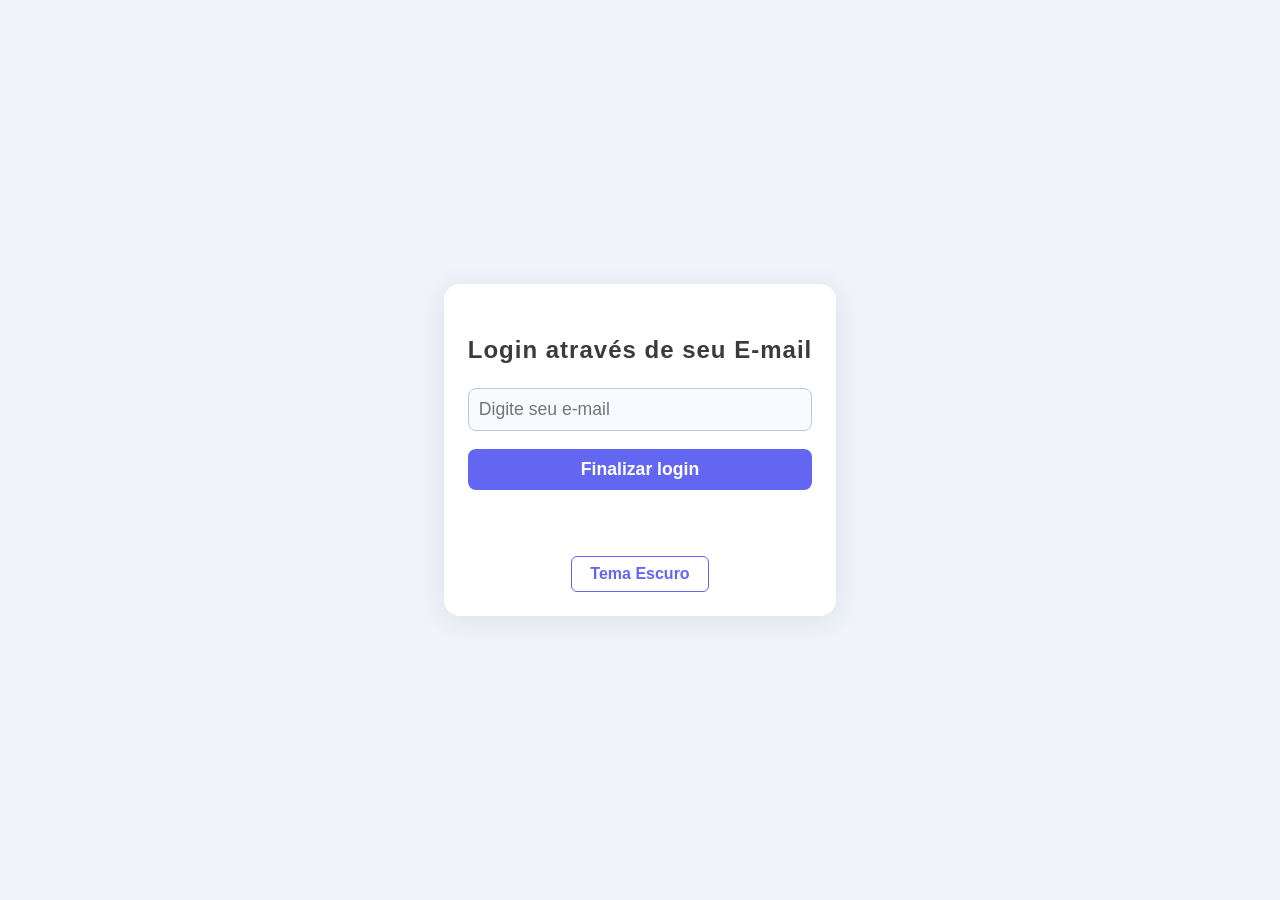
<file: mini_app/login.html>
<!DOCTYPE html>
<html lang="pt-BR">
<head>
    <meta charset="UTF-8">
    <meta name="viewport" content="width=device-width, initial-scale=1.0">
    <title>Login - Mini App DOM</title>
    <style>
        body {
            font-family: 'Segoe UI', Arial, Helvetica, sans-serif;
            margin: 0;
            background: #f0f4f8;
            color: #222;
            transition: background 0.3s, color 0.3s;
            min-height: 100vh;
            display: flex;
            align-items: center;
            justify-content: center;
        }
        .dark {
            background: #23272f;
            color: #f0f0f0;
        }
        .container {
            max-width: 420px;
            margin: 40px auto;
            background: #fff;
            border-radius: 16px;
            box-shadow: 0 4px 24px 0 rgba(31, 38, 135, 0.10);
            padding: 32px 24px 24px 24px;
            display: flex;
            flex-direction: column;
            align-items: center;
        }
        .dark .container {
            background: #2d323c;
            color: #f0f0f0;
            box-shadow: 0 4px 24px 0 rgba(0,0,0,0.25);
        }
        h2 {
            margin-bottom: 24px;
            color: #3b3b3b;
            letter-spacing: 1px;
            text-align: center;
        }
        .dark h2 {
            color: #e0e7ff;
        }
        #email {
            padding: 10px;
            font-size: 1.1em;
            border: 1.5px solid #bfc9d9;
            border-radius: 8px;
            outline: none;
            margin-bottom: 18px;
            width: 100%;
            background: #f7faff;
            box-sizing: border-box; /* Garante que o padding não quebre a largura */
        }
        .dark #email {
            background: #353945;
            color: #f0f0f0;
            border: 1px solid #6366f1;
        }
        #validar {
            background: #6366f1;
            color: #fff;
            border: none;
            border-radius: 8px;
            padding: 10px 0;
            font-size: 1.1em;
            font-weight: 600;
            cursor: pointer;
            width: 100%;
            margin-bottom: 18px;
        }
        #validar:hover {
            background: #4f46e5;
        }
        #msg {
            min-height: 22px;
            font-size: 1em;
            color: #e11d48;
            text-align: center;
            margin-top: 0;
        }
        .dark #msg {
            color: #f87171;
        }
        #tema-btn {
            background: #fff;
            color: #6366f1;
            border: 1.5px solid #6366f1;
            border-radius: 6px;
            padding: 8px 18px;
            font-size: 1em;
            cursor: pointer;
            font-weight: 600;
            transition: background 0.2s, color 0.2s;
        }
        #tema-btn:hover {
            background: #e0e7ff;
        }
        .dark #tema-btn {
            background: #23272f;
            color: #e0e7ff;
            border-color: #e0e7ff;
        }
        .dark #tema-btn:hover {
            background: #353945;
        }
    </style>
</head>
<body>

    <div class="container">
        <h2>Login através de seu E-mail</h2>
        <input type="email" id="email" placeholder="Digite seu e-mail">
        <button id="validar">Finalizar login</button>
        <p id="msg"></p>
        <button id="tema-btn" style="margin-top:10px;">Tema Escuro</button>
    </div>

    <script>
        // 1. Lógica do Tema Claro/Escuro
        const temaBtn = document.getElementById('tema-btn');
        temaBtn.addEventListener('click', function() {
            document.body.classList.toggle('dark');
            if (document.body.classList.contains('dark')) {
                temaBtn.textContent = 'Tema Claro';
            } else {
                temaBtn.textContent = 'Tema Escuro';
            }
        });

        // 2. Lógica de Validação do E-mail
        const btnValidar = document.getElementById("validar");
        
        btnValidar.addEventListener("click", function() {
            const emailValue = document.getElementById("email").value;
            const msg = document.getElementById("msg");
            let emailValido = false;

            // Validação simples procurando o @
            for (let letra of emailValue) {
                if (letra === "@") {
                    emailValido = true;
                    break; 
                }
            }

            if (emailValido) {
                msg.innerText = "E-mail válido! Redirecionando...";
                msg.style.color = "green";
                setTimeout(function() {
                    // Nota: Verifique se este arquivo existe na sua pasta!
                    window.location.href = "mini_app_dom.html";
                }, 1200);
            } else {
                msg.innerText = "E-mail inválido! (Falta o @)";
                msg.style.color = "red";
            }
        });
    </script>
</body>
</html>
</file>
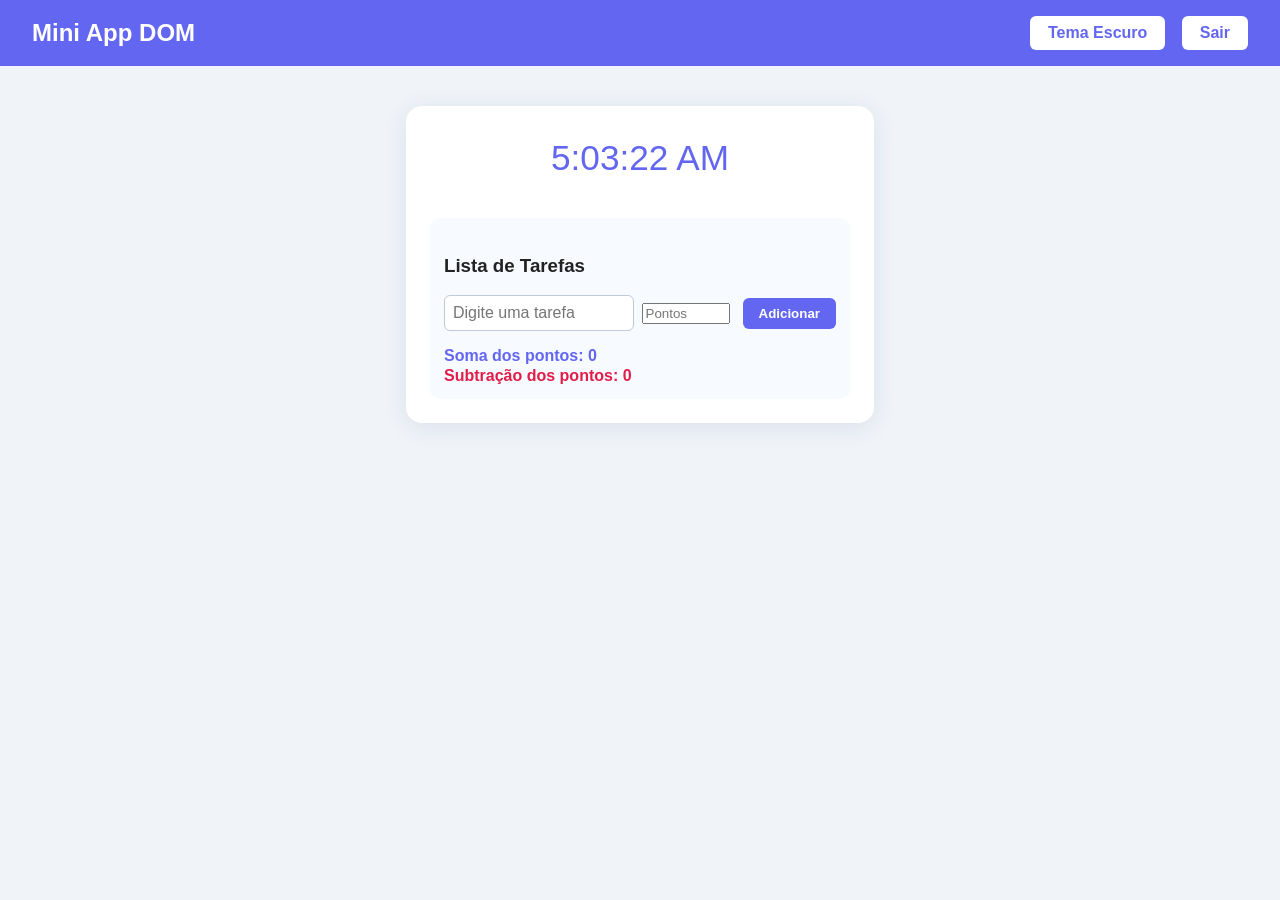
<file: mini_app/mini_app_dom.html>
<!DOCTYPE html>
<html lang="pt-BR">
<head>
    <meta charset="UTF-8">
    <meta name="viewport" content="width=device-width, initial-scale=1.0">
    <title>Mini App Completo DOM</title>
    <style>
        body {
            font-family: 'Segoe UI', Arial, Helvetica, sans-serif;
            margin: 0;
            background: #f0f4f8;
            color: #222;
            transition: background 0.3s, color 0.3s;
        }
        .dark {
            background: #23272f;
            color: #f0f0f0;
        }
        .dark .navbar {
            background: #181a20;
            color: #fff;
        }
        .dark .navbar button {
            background: #23272f;
            color: #e0e7ff;
        }
        .dark .navbar button:hover {
            background: #353945;
        }
        .dark .container {
            background: #2d323c;
            color: #f0f0f0;
            box-shadow: 0 4px 24px 0 rgba(0,0,0,0.25);
        }
        .dark #todo-section,
        .dark #calc-section {
            background: #23272f;
        }
        .dark #todo-list li {
            background: #353945;
            color: #f0f0f0;
        }
        .dark #todo-list li button {
            background: #e11d48;
            color: #fff;
        }
        .dark #todo-list li button:hover {
            background: #be123c;
        }
        .dark #todo-counter {
            color: #a5b4fc;
        }
        .dark #relogio {
            color: #a5b4fc;
        }
        .dark #todo-input,
        .dark .calc-inputs input {
            background: #353945;
            color: #f0f0f0;
            border: 1px solid #6366f1;
        }
        .dark #todo-add,
        .dark .calc-buttons button {
            background: #6366f1;
            color: #fff;
        }
        .dark #todo-add:hover,
        .dark .calc-buttons button:hover {
            background: #4f46e5;
        }
        .dark #calc-result {
            color: #a5b4fc;
        }
        .navbar {
            display: flex;
            justify-content: space-between;
            align-items: center;
            background: #6366f1;
            color: #fff;
            padding: 16px 32px;
        }
        .navbar h1 {
            margin: 0;
            font-size: 1.5em;
        }
        .navbar button {
            background: #fff;
            color: #6366f1;
            border: none;
            border-radius: 6px;
            padding: 8px 18px;
            font-size: 1em;
            cursor: pointer;
            font-weight: 600;
            transition: background 0.2s, color 0.2s;
        }
        .navbar button:hover {
            background: #e0e7ff;
        }
        .container {
            max-width: 420px;
            margin: 40px auto;
            background: #fff;
            border-radius: 16px;
            box-shadow: 0 4px 24px 0 rgba(31, 38, 135, 0.10);
            padding: 32px 24px 24px 24px;
        }
        .hidden { display: none; }
        /* Painel */
        #painel {
            display: flex;
            flex-direction: column;
            gap: 32px;
        }
        /* Relógio */
        #relogio {
            font-size: 2.2em;
            text-align: center;
            margin-bottom: 8px;
            color: #6366f1;
        }
        /* To-Do */
        #todo-section {
            background: #f7faff;
            border-radius: 10px;
            padding: 18px 14px 14px 14px;
        }
        #todo-input {
            padding: 8px;
            font-size: 1em;
            border-radius: 6px;
            border: 1px solid #bfc9d9;
            width: 70%;
        }
        #todo-add {
            padding: 8px 16px;
            margin-left: 5px;
            border-radius: 6px;
            border: none;
            background: #6366f1;
            color: #fff;
            font-weight: 600;
            cursor: pointer;
        }
        #todo-add:hover {
            background: #4f46e5;
        }
        #todo-list {
            margin-top: 16px;
            padding: 0;
            list-style: none;
        }
        #todo-list li {
            background: #fff;
            padding: 8px 12px;
            margin-bottom: 6px;
            border-radius: 4px;
            display: flex;
            justify-content: space-between;
            align-items: center;
            box-shadow: 0 1px 4px rgba(99,102,241,0.04);
        }
        #todo-list li button {
            background: #e11d48;
            color: #fff;
            border: none;
            border-radius: 4px;
            padding: 2px 10px;
            font-size: 1em;
            cursor: pointer;
        }
        #todo-list li button:hover {
            background: #be123c;
        }
        #todo-counter {
            font-size: 1em;
            color: #6366f1;
            margin-top: 6px;
        }
        /* Calculadora */
        #calc-section {
            background: #f7faff;
            border-radius: 10px;
            padding: 18px 14px 14px 14px;
        }
        .calc-inputs {
            display: flex;
            gap: 10px;
            margin-bottom: 10px;
        }
        .calc-inputs input {
            padding: 8px;
            font-size: 1em;
            border-radius: 6px;
            border: 1px solid #bfc9d9;
            width: 90px;
        }
        .calc-buttons {
            display: flex;
            gap: 10px;
            margin-bottom: 10px;
        }
        .calc-buttons button {
            padding: 8px 16px;
            border-radius: 6px;
            border: none;
            background: #6366f1;
            color: #fff;
            font-weight: 600;
            font-size: 1.1em;
            cursor: pointer;
        }
        .calc-buttons button:hover {
            background: #4f46e5;
        }
        #calc-result {
            font-size: 1.1em;
            color: #6366f1;
            min-height: 24px;
        }
    </style>
</head>
<body>
    <div class="navbar">
        <h1>Mini App DOM</h1>
        <div>
            <button id="tema-btn">Tema Escuro</button>
            <button id="logout-btn" style="margin-left:12px;">Sair</button>
        </div>
    </div>
    <div class="container">
        <div id="painel">
            <div id="relogio"></div>
            <div id="todo-section">
                <h3>Lista de Tarefas</h3>
                <div style="display: flex; gap: 8px; align-items: center;">
                    <input id="todo-input" placeholder="Digite uma tarefa">
                    <input id="todo-pontos" type="number" placeholder="Pontos" style="width:80px;">
                    <button id="todo-add">Adicionar</button>
                </div>
                <ul id="todo-list"></ul>
                <div id="pontos-soma" style="margin-top:8px; color:#6366f1; font-weight:600;"></div>
                <div id="pontos-sub" style="margin-top:2px; color:#e11d48; font-weight:600;"></div>
            </div>
            <!-- Calculadora removida. Nova lógica de pontos na lista de tarefas será adicionada abaixo. -->
        </div>
    </div>
    <script>
        // Tema claro/escuro
        const temaBtn = document.getElementById('tema-btn');
        temaBtn.addEventListener('click', function() {
            document.body.classList.toggle('dark');
            temaBtn.textContent = document.body.classList.contains('dark') ? 'Tema Claro' : 'Tema Escuro';
        });

        // Botão de sair
        const logout = document.getElementById('logout-btn');
        logout.addEventListener('click', function() {
            window.location.href = 'login.html';
        });

        // Painel já visível, login removido

        // Relógio digital
        var relogio = document.getElementById('relogio');
        function atualizarRelogio() {
            var agora = new Date();
            relogio.innerText = agora.toLocaleTimeString();
            setTimeout(atualizarRelogio, 1000);
        }

        atualizarRelogio();

        // To-Do List
        var input = document.getElementById('todo-input');
        var pontosInput = document.getElementById('todo-pontos');
        var button = document.getElementById('todo-add');
        var lista = document.getElementById('todo-list');
        // Array para armazenar as tarefas, cada uma com texto e pontos
        var listaTarefas = [];

        // Adiciona tarefa ao clicar no botão
        button.addEventListener("click", adicionar);

        // Atualiza a soma e subtração dos pontos das tarefas
        function atualizarPontos() {
            // Soma todos os pontos das tarefas
            var somaPontos = listaTarefas.reduce((total, tarefaAtual) => total + tarefaAtual.pontos, 0);
            // Subtrai todos os pontos das tarefas a partir de zero
            var subtracaoPontos = listaTarefas.reduce((total, tarefaAtual) => total - tarefaAtual.pontos, 0);
            document.getElementById('pontos-soma').textContent = 'Soma dos pontos: ' + somaPontos;
            document.getElementById('pontos-sub').textContent = 'Subtração dos pontos: ' + subtracaoPontos;
        }

        // Mostra todas as tarefas na lista
        function renderizarTarefas() {
            lista.innerHTML = '';
            // Para cada tarefa, cria um item na lista com botão de remover
            listaTarefas.forEach((tarefaObj, indiceTarefa) => {
                var itemLista = document.createElement('li');
                // Mostra o texto e os pontos da tarefa
                itemLista.textContent = tarefaObj.texto + ' (Pontos: ' + tarefaObj.pontos + ')';
                // Cria botão X para remover a tarefa
                var botaoRemover = document.createElement('button');
                botaoRemover.textContent = 'X';
                botaoRemover.onclick = function() {
                    // Remove a tarefa do array e atualiza a tela
                    listaTarefas.splice(indiceTarefa, 1);
                    renderizarTarefas();
                    atualizarPontos();
                };
                itemLista.appendChild(botaoRemover);
                lista.appendChild(itemLista);
            });
        }

        // Adiciona uma nova tarefa ao array e atualiza a tela
        function adicionar() {
            var textoTarefa = input.value.trim();
            var pontosTarefa = parseInt(pontosInput.value, 10);
            // Só adiciona se ambos os campos estiverem preenchidos corretamente
            if (textoTarefa === '' || isNaN(pontosTarefa)) return;
            listaTarefas.push({ texto: textoTarefa, pontos: pontosTarefa });
            input.value = '';
            pontosInput.value = '';
            renderizarTarefas();
            atualizarPontos();
            input.focus();
        }

        // Inicializa a exibição dos pontos ao carregar a página
        atualizarPontos();

        // Calculadora
        const calcNum1 = document.getElementById('calc-num1');
        const calcNum2 = document.getElementById('calc-num2');
        const calcResult = document.getElementById('calc-result');
        document.getElementById('calc-somar').onclick = function() {
            calcResult.textContent = 'Resultado: ' + (parseFloat(calcNum1.value) + parseFloat(calcNum2.value));
        };
        document.getElementById('calc-subtrair').onclick = function() {
            calcResult.textContent = 'Resultado: ' + (parseFloat(calcNum1.value) - parseFloat(calcNum2.value));
        };
    </script>
</body>
</html>
</file>
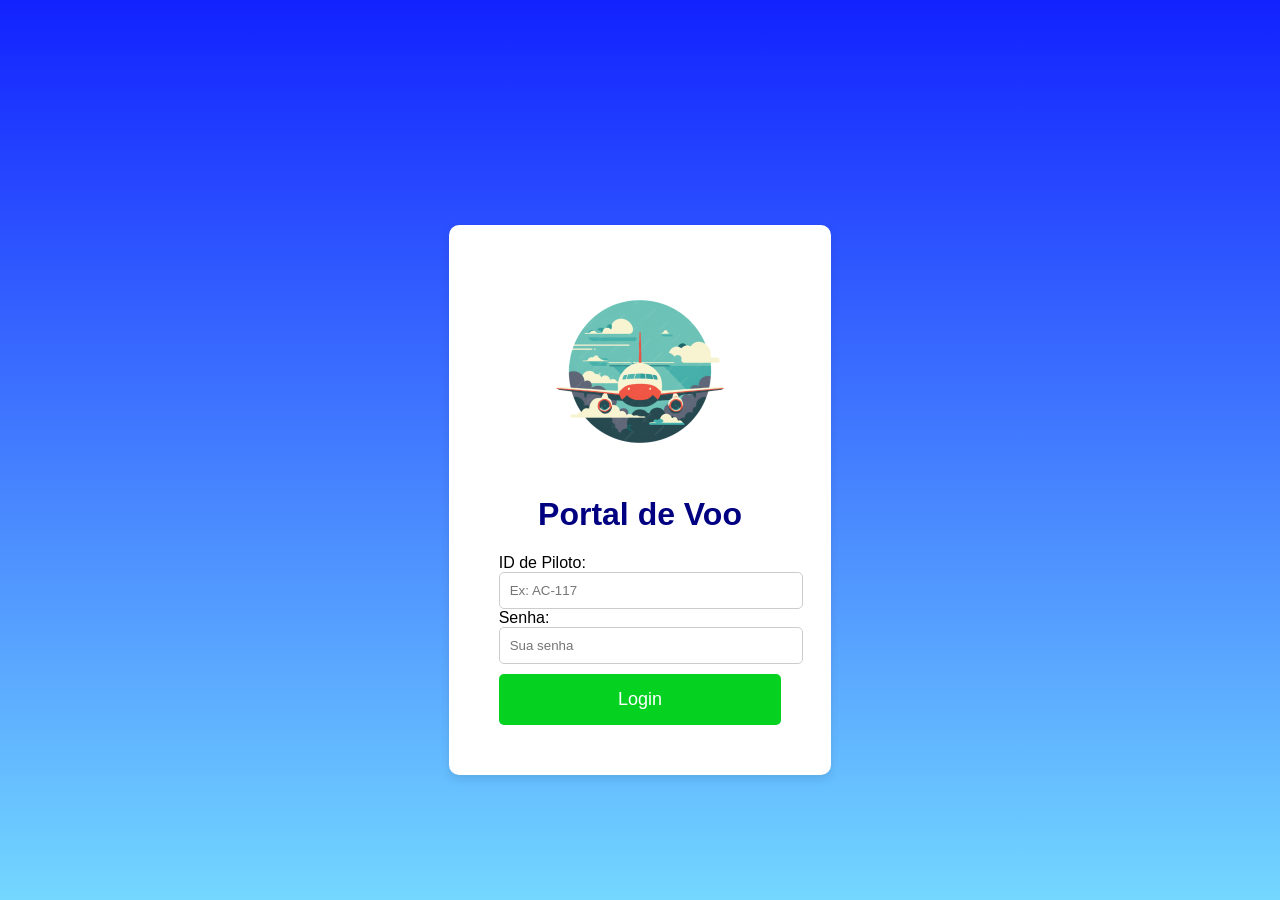
<file: projetoFinal/login.html>
<!DOCTYPE html>
<html lang="pt-br">

<head>
    <meta charset="UTF-8">
    <meta name="viewport" content="width=device-width, initial-scale=1.0">
    <link rel="stylesheet" type="text/css" href="style_login.css">
    <title>Portal de Voo - Login</title>

</head>

<body>
    <main>
        <div id="loginPage">
            <div class="login-box">

                <div class="login-logo">
                    <img class="aviao" src="img/Design sem nome.png" alt="" width="150" height="150">
                    <img src="img/Design sem nome (1).png" alt="" width="150" height="150">
                </div>

                <h1>Portal de Voo</h1>

                <form id="loginForm" action="index.html" method="get">
                        <div class="id-piloto">
                            <label for="pilotoId">ID de Piloto:</label>
                            <input type="text" id="pilotoId" name="piloto_id" placeholder="Ex: AC-117" required
                                minlength="6">
                        </div>

                        <div class="senha">
                            <label for="senha">Senha:</label>
                            <input type="password" id="senha" name="piloto_senha" placeholder="Sua senha" required
                                minlength="8">
                        </div>

                        <button type="submit" class="button-login">
                            Login
                        </button>
                </form>
            </div>
        </div>
    </main>


</body>

</html>
</file>
<file: projetoFinal/style_home.css>
body {
  margin: 0;
  font-family: Arial, Helvetica, sans-serif;
  background-color: rgb(222, 237, 249);
  color: #000;
}

h1, h2, p {
  margin: 0;
}

/* ===== HEADER ===== */
header {
  width: 100%;
  height: 80px;
  box-shadow: 0 0 9px 9px rgba(0, 0, 0, 0.178);
  display: flex;
  background-color: white;
  align-items: center;
  justify-content: space-between;
  
}

span.material-symbols-outlined {
  font-variation-settings:
    'FILL' 0,
    'wght' 400,
    'GRAD' 0,
    'opsz' 24;
  font-size: 4em;
  color: darkblue;
  user-select: none;
}

.sair a {
  color: red;
  font-size: 1.2em;
  text-decoration: none;
  font-weight: bold;
  padding-right: 20px;
}

.sair a:hover {
  text-decoration: underline;
}

/* ===== MAIN LAYOUT ===== */
main {
  display: flex;
  flex-wrap: wrap;
  gap: 20px;
  padding: 20px;
  justify-content: space-between;
}

.container {
  flex: 2;
  min-width: 600px;
}

.box_vertical {
  flex: 1;
  min-width: 350px;
  background-color: white;
  border-radius: 10px;
  box-shadow: 0 5px 10px rgba(0, 0, 0, 0.169);
  padding: 20px;
 
}

/* ===== PERFIL ===== */
.perfil {
  width: 70%;
  max-width: 300px;
  aspect-ratio: 1;
  border-radius: 50%;
  background-color: grey;
  margin: 20px auto;
  display: flex;
  align-items: center;
  justify-content: center;
  background-image: url("https://img.freepik.com/fotos-premium/retrato-hombre-piloto-foto-fondo-ocupacion-piloto-avion_622818-1215.jpg");
  background-size: cover;
  background-position: center;
}

.text_box_perfil {
  font-size: 1.8em;
  color: white;
}

/* ===== SEÇÕES PRINCIPAIS ===== */
.status-frota, .plano-voo, .container3 {
  background-color: white;
  border-radius: 10px;
  box-shadow: 0 5px 10px rgba(0, 0, 0, 0.169);
  margin-bottom: 15px;
  padding: 15px;
}

.status-frota {
    color: darkblue;
    margin-bottom: 10px;
}
.plano-voo {
    color: darkblue;
    margin-bottom: 10px;
}
.container3 h1 {
  color: darkblue;
  margin-bottom: 10px;
}
.text_container3{
    color: black;
}
.p_box{
    color: black;
}
/* ===== CARDS ===== */
.box {
  display: flex;
  flex-wrap: wrap;
  gap: 20px;
}

.card {
  flex: 1;
  min-width: 280px;
  background-color: white;
  border-radius: 15px;
  box-shadow: 0 4px 10px rgba(0, 0, 0, 0.265);
  transition: transform 0.2s ease, box-shadow 0.2s ease;
}

.card:hover {
  transform: translateY(-10px);
  box-shadow: 0 6px 10px rgba(0, 0, 0, 0.3);
  cursor: pointer;
}

.card-top {
  height: 180px;
  border-top-left-radius: 15px;
  border-top-right-radius: 15px;
  display: flex;
  align-items: center;
  justify-content: center;
}

.azul {
  background-color: rgb(6, 6, 173);
  background-image: url("https://cdn.plnspttrs.net/21594/pr-zgq-embraer-embraer-e190-e2-erj-190-300-std_PlanespottersNet_908585_360e658362_o.jpg");
  background-size: cover;
  background-position: center;
}

.vermelho {
  background-color: rgb(173, 6, 6);
  background-image: url("https://images.aircharterservice.com/global/aircraft-guide/private-charter/cessna-208-grand-caravan-.jpg");
  background-size: cover;
  background-position: center;
}

.text_box {
  font-size: 2em;
  color: white;
}

.p_box {
  margin: 10px;
  font-size: 1.2em;
  font-weight: bold;
}

/* ===== PLANO DE VOO ===== */
.box3 {
  width: 100%;
  height: 200px;
  background-color: rgb(8, 8, 141);
  border-radius: 15px;
  box-shadow: 0 4px 10px rgba(0, 0, 0, 0.265);
  margin: 15px 0;
  display: flex;
  align-items: center;
  justify-content: center;
  transition: transform 0.2s ease, box-shadow 0.2s ease;
  background-image: url("https://wallpapers.com/images/hd/1200x480-neon-purple-mountains-56wuvoleyut5z0eb.jpg");
  background-size: cover;
  background-position: center;
}

.box3:hover {
  transform: translateY(-10px);
  box-shadow: 0 6px 10px rgba(0, 0, 0, 0.3);
  cursor: pointer;
}

.text_desktop_box {
  font-size: 2em;
  color: white;
}

.text_container3 {
  font-size: 1.2em;
  line-height: 1.5;
  margin-top: 5px;
}
.online{
    margin: 0 0 0 7px;
    width: 0.7vw;
    height: 1.5vh;
    background-color: rgb(155, 247, 17);
    border-radius: 50%;
    margin-left: 130px;
    margin-top: -17px;
    animation: piscar 2s infinite alternate;
}

@keyframes piscar {
    40% {
        opacity: 0.4;
    }
    100% {
        opacity: 1;
    }
}

/* ===== FOOTER ===== */
footer {
  width: 100%;
  height: 80px;
  background-color: rgb(0, 38, 255);
  color: white;
  text-align: center;
  display: flex;
  align-items: center;
  justify-content: center;
  font-size: 1.2em;
  margin-top: 20px;
}

/* ===== RESPONSIVIDADE ===== */
@media (max-width: 900px) {
  main {
    flex-direction: column;
    align-items: center;
  }

  .container {
    min-width: 90%;
  }

  .box {
    flex-direction: column;
    align-items: center;
  }

  .box_vertical {
    width: 90%;
  }
}
</file>
<file: projetoFinal/style_login.css>
body {
    background-image: linear-gradient(to bottom, rgb(18, 34, 255), rgb(115, 215, 255));
    height: 100vh;
    font-family: Arial, Helvetica, sans-serif;
    display: flex;
    justify-content: center;
    align-items: center;
    box-sizing: border-box;
    margin: 0;
    padding: 0;
}

.login-logo {
    position: relative;
    width: 200px;  /* defina o tamanho do container */
    height: 200px;
    margin: 0 auto; /* centraliza o container */
}

.login-logo img {
    position: absolute;
    top: 0;
    left: 0;
    width: 100%;  /* faz a imagem preencher o container */
    height: auto;
}

.login-logo .aviao {
    z-index: 100;
    width: 200px;
    animation: girar 2.7s linear infinite ;
    transition: transform 4s ease, background-color 4s ease;
}
 .aviao:hover {
        transform: scale(1.1);
 }

h1 {
    color: navy;
    text-align: center;
}

main {
    max-width: 400px;
    padding: 50px;
    border-radius: 10px;
    background-color: white;
    box-shadow: 0 4px 10px rgba(0, 0, 0, 0.1);
    display: block;
    margin-top: 100px;
}

.loginForm {
    margin-bottom: 15px;
}

.loginForm label {
    margin-bottom: 10px;
    font-weight: bold;
    color: #555;
}

input[type="text"],
input[type="password"],

textarea,
select {
    width: 100%;
    padding: 10px;
    border: 1px solid #ccc;
    border-radius: 5px;
}

button {
    width: 100%;
    padding: 15px;
    background-color: #05d120;
    font-size: 18px;
    color: #fff;
    border: none;
    border-radius: 5px;
    cursor: pointer;
    transition: background-color 0.5s ease;
    margin-top: 10px;
}
button:hover {
    background-color: #219c2b;
}

@keyframes girar {
    0% {
        rotate: 0deg;
    }
    10%{
        rotate: 4deg;
    }
    20%{
        rotate: 8deg;
    }
    22.5%{
        rotate: 9deg;
    }
    28.5%{
        rotate: 10deg;
    }
    32.5%{
        rotate: 9deg;
    }
    35.5%{
        rotate: 8deg;
    }
    50% {
        rotate: 0deg;
    }
    60%{
        rotate: -4deg;
    }
    70%{
        rotate: -8deg;
    }
    72.5%{
        rotate: -9deg;
    }
    78.5%{
        rotate: -10deg;
    }
    82.5%{
        rotate: -9deg;
    }
    85.5%{
        rotate: -8deg;
    }
    100% {
        rotate: 0deg;
    }

}
</file>
